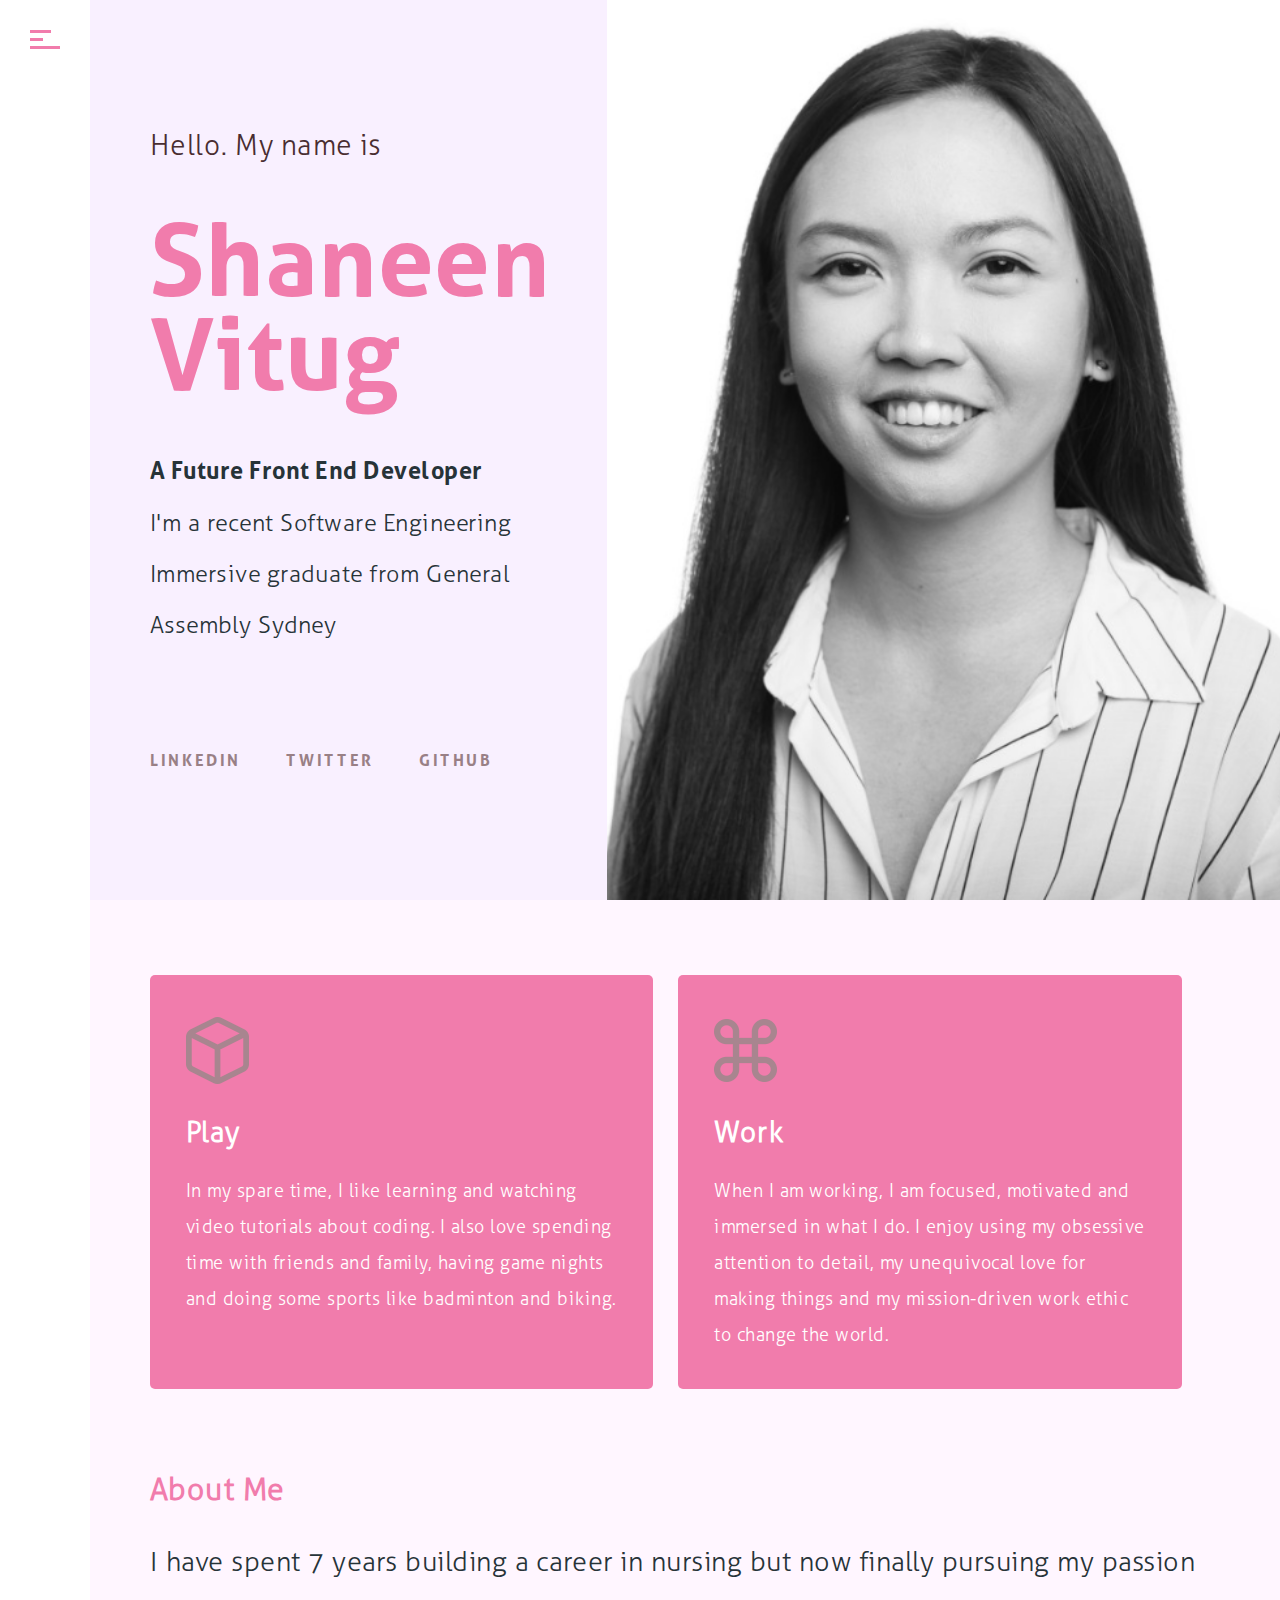
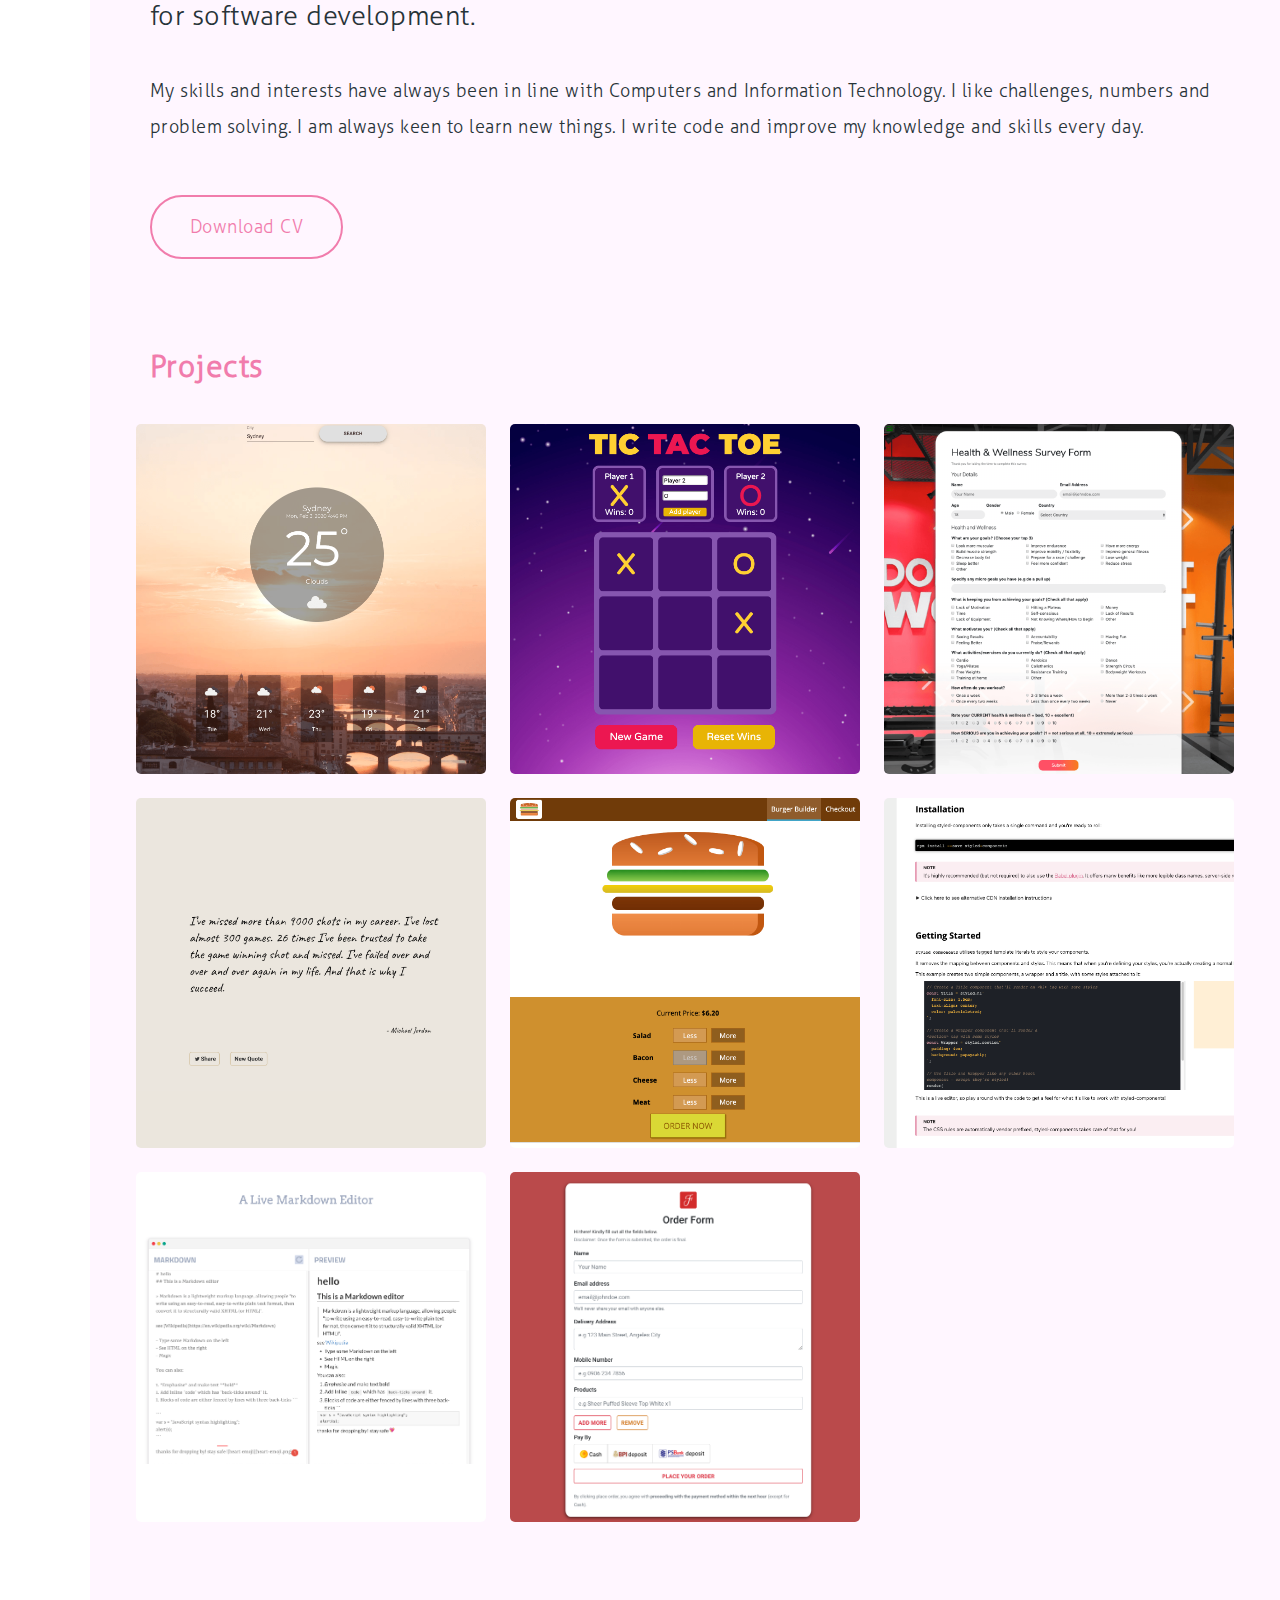
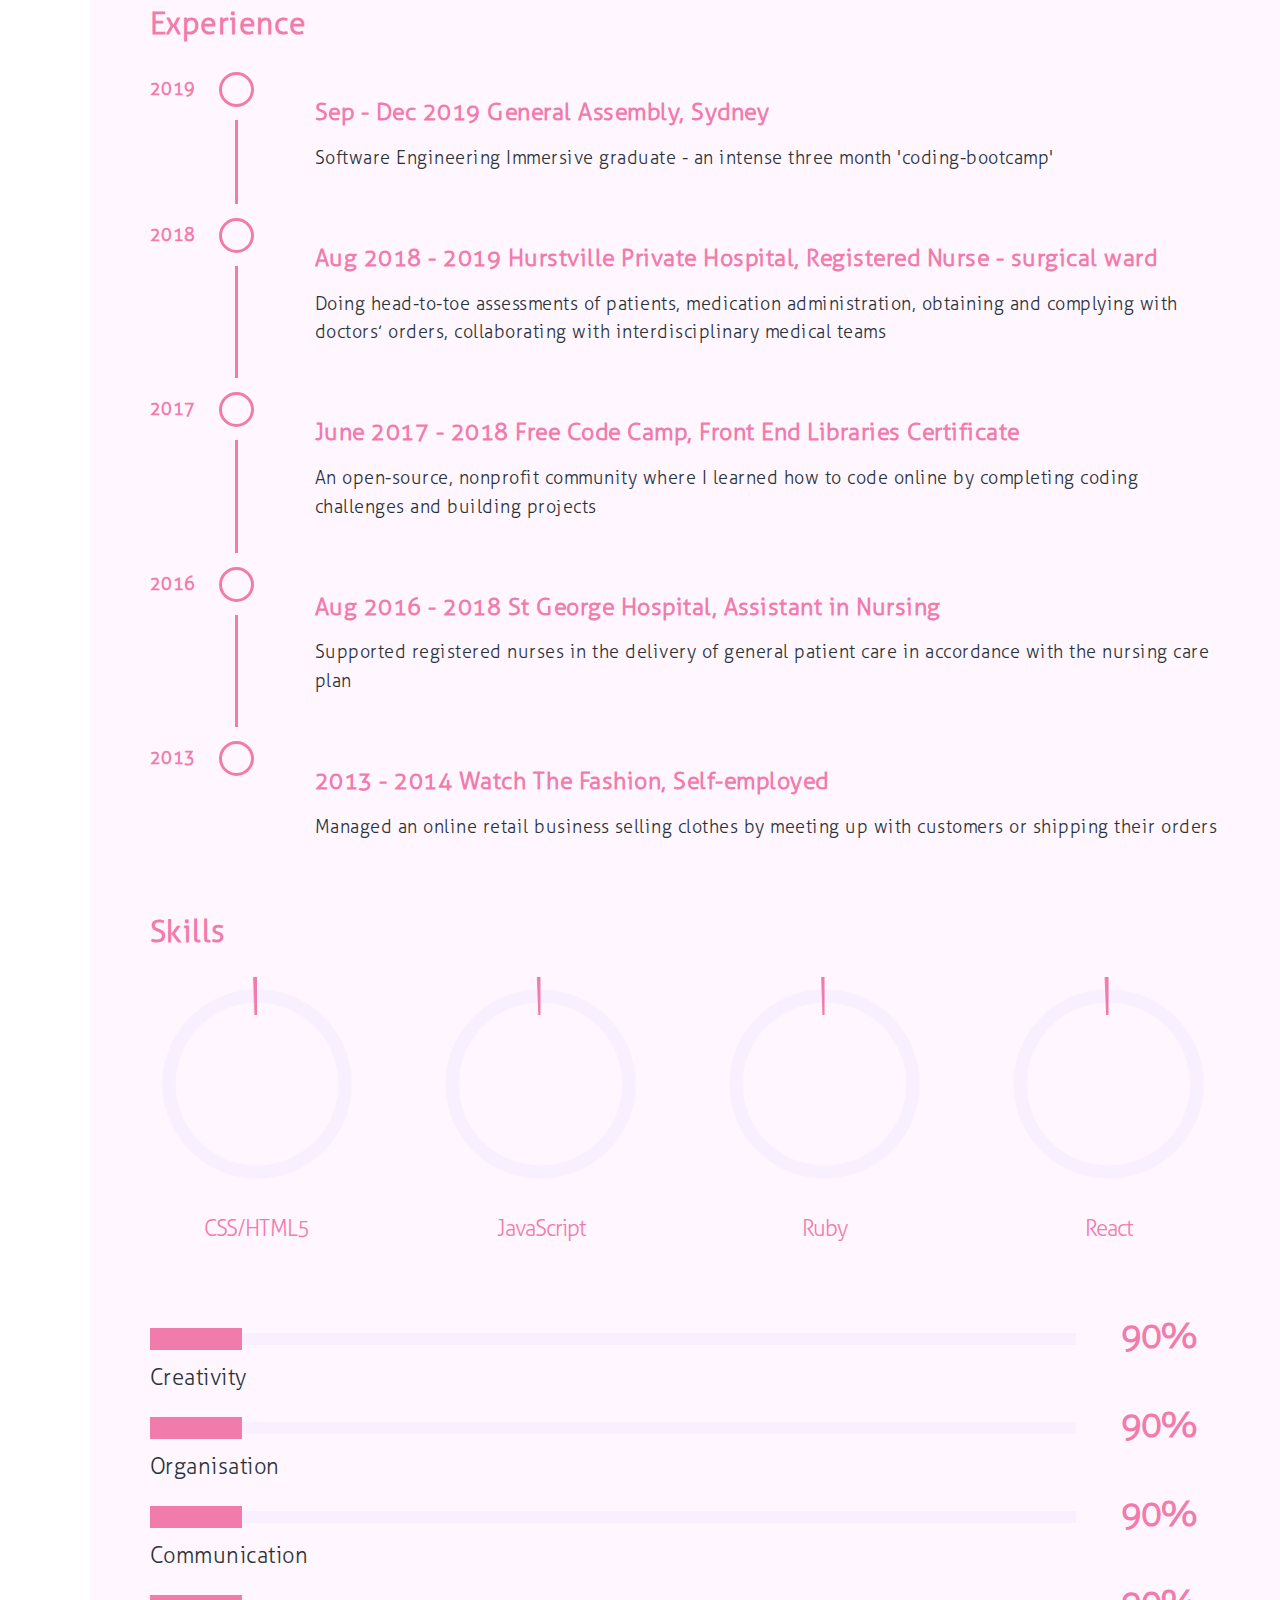
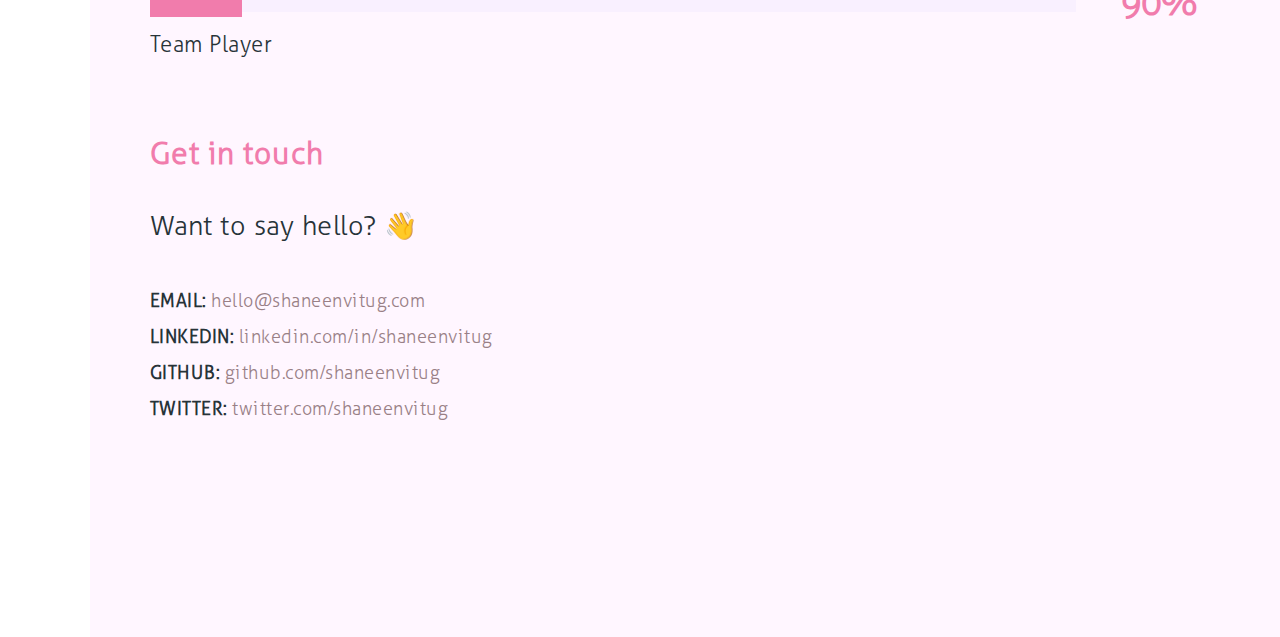
<file: index.html>
<!DOCTYPE html>
<html lang="en-US">
  <head>
    <script
      src="https://www.datadoghq-browser-agent.com/datadog-rum-us.js"
      type="text/javascript">
    </script>
    <script>
      window.DD_RUM && window.DD_RUM.init({
        clientToken: 'pub8b13a1fcf7e4b8e23a11e91eed97c62d',
        applicationId: 'fe191730-7ebd-4489-b7ee-3116509bcda2',
        trackInteractions: true,
      });
    </script>
    <!-- Global site tag (gtag.js) - Google Analytics -->
    <script
      async
      src="https://www.googletagmanager.com/gtag/js?id=UA-158857293-1"
    ></script>
    <script>
      window.dataLayer = window.dataLayer || [];
      function gtag() {
        dataLayer.push(arguments);
      }
      gtag("js", new Date());

      gtag("config", "UA-158857293-1");
    </script>
    <title>Shaneen Vitug - Front End Developer</title>
    <meta http-equiv="Content-Type" content="text/html; charset=UTF-8" />
    <meta name="description" content="Portfolio by Shaneen Vtug" />
    <meta name="keywords" content="HTML, CSS, JavaScript, React" />
    <meta name="author" content="Shaneen Vitug" />
    <meta
      name="viewport"
      content="width=device-width, initial-scale=1, shrink-to-fit=no"
    />

    <meta property='og:title' content="Shaneen Vitug | Front End Developer"/>
    <meta property='og:image' content="//shaneenvitug.com/images/me.png"/>
    <meta property='og:description' content="Say hi and come check out my portfolio"/>

    <link rel="shortcut icon" href="images/favicon.ico" />
    <link rel="stylesheet" type="text/css" href="css/style.css" />

    <!--[if lt IE 9]>
      <script src="js/html5.js"></script>
      <script src="js/respond.min.js"></script>
    <![endif]-->
  </head>

  <body>
    <!-- Preloader Gif -->
    <div class="doc-loader">
      <img src="images/heart-loader.svg" alt="Loading" />
    </div>

    <div id="content" class="site-content">
      <div class="content-left">
        <div class="content-left-wrapper">
          <header>
            <div class="toggle-holder">
              <div id="toggle">
                <div class="menu-line"></div>
              </div>
            </div>

            <div class="top-pagination">
              <div class="current-num">
                <span>01</span>
              </div>
              <div class="pagination-div"></div>
              <div class="total-pages-num"></div>
            </div>

            <div class="menu-holder">
              <div class="menu-wrapper relative">
                <nav id="header-main-menu">
                  <ul class="main-menu sm sm-clean">
                    <li><a href="#home">Home</a></li>
                    <li><a href="#service">About</a></li>
                    <li><a href="#portfolio">Projects</a></li>
                    <li><a href="#resume">Experience</a></li>
                    <li><a href="#skills">Skills</a></li>
                    <li><a href="#contact">Contact</a></li>
                  </ul>
                </nav>
              </div>
            </div>

            <div class="my-info-wrapper">
              <div class="my-info">
                <p class="my-info-title">NAME</p>
                <p class="my-info-content">Shaneen Vitug</p>
              </div>

              <div class="my-info">
                <p class="my-info-title">ROLE</p>
                <p class="my-info-content">Front end developer</p>
              </div>

              <div class="my-info">
                <p class="my-info-title">EMAIL</p>
                <p class="my-info-content">hello@shaneenvitug.com</p>
              </div>

              <div class="my-info">
                <p class="my-info-title">PHONE</p>
                <p class="my-info-content">0406 488 892</p>
              </div>
            </div>

            <div class="big-num">
              <div class="current-big-num">01</div>
              <div class="icon-scroll"></div>
            </div>
          </header>
        </div>
      </div>

      <div class="content-right">
        <div class="content-right-wrapper">
          <!-- Home Section -->
          <div id="home" class="section full-width-section">
            <div class="section-wrapper block">
              <div class="home-left-part">
                <p class="site-des">Hello. My name is</p>
                <h1 class="entry-title">Shaneen Vitug</h1>
                <p class="site-info">
                  <span>A Future Front End Developer</span><br />
                  I'm a recent Software Engineering Immersive graduate from
                  General Assembly Sydney
                </p>

                <div class="social-links">
                  <a
                    href="https://www.linkedin.com/in/shaneen-vitug/"
                    target="_blank"
                    >LINKEDIN</a
                  >
                  <a href="https://twitter.com/shaneenvitug" target="_blank"
                    >TWITTER</a
                  >
                  <a href="https://github.com/shaneenvitug" target="_blank"
                    >GITHUB</a
                  >
                </div>
              </div>
              <div class="home-right-part"></div>
            </div>
          </div>

          <!-- Service Section -->
          <div id="service" class="section">
            <div class="section-wrapper block">
              <div class="content-1300">
                <div class="row">
                  <div class="one-half width-55">
                    <div class="services-wrapper">
                      <div class="service-holder">
                        <img src="images/service1.png" alt="" />
                        <h4 class="service-title">Play</h4>
                        <div class="service-text">
                          In my spare time, I like learning and watching video
                          tutorials about coding. I also love spending time with
                          friends and family, having game nights and doing some
                          sports like badminton and biking.
                        </div>
                      </div>

                      <div class="service-holder m-right-0">
                        <img src="images/service2.png" alt="" />
                        <h4 class="service-title">Work</h4>
                        <div class="service-text">
                          When I am working, I am focused, motivated and
                          immersed in what I do. I enjoy using my obsessive
                          attention to detail, my unequivocal love for making
                          things and my mission-driven work ethic to change the
                          world.
                        </div>
                      </div>
                    </div>
                  </div>

                  <div class="one-half width-40 last">
                    <h2 class="entry-title section-title">About Me</h2>
                    <p class="section-info">
                      I have spent 7 years building a career in nursing but now
                      finally pursuing my passion for software development.
                    </p>
                    <p>
                      My skills and interests have always been in line with
                      Computers and Information Technology. I like challenges,
                      numbers and problem solving. I am always keen to learn new
                      things. I write code and improve my knowledge and skills
                      every day.
                    </p>

                    <div class="button-group-wrapper">
                      <a
                        class="button"
                        href="/Shaneen Vitug Resume.pdf"
                        download
                        >Download CV</a
                      >
                    </div>
                  </div>
                </div>
              </div>
            </div>
          </div>

          <!-- Portfolio Section -->
          <div id="portfolio" class="section">
            <div class="section-wrapper block">
              <div class="content-1300">
                <div id="portfolio-wrapper" class="relative">
                  <h2 class="entry-title section-title">Projects</h2>
                  <div class="portfolio-load-content-holder"></div>
                  <div class="grid" id="portfolio-grid">
                    <div class="grid-sizer"></div>

                    <div
                      id="p-item-1"
                      class="grid-item element-item p-one-third text"
                    >
                      <a
                        class="item-link ajax-portfolio"
                        href="weathr.html"
                        data-id="1"
                      >
                        <img
                          src="images/weathr-thumbnail.png"
                          alt="weathr thumbnail"
                        />
                        <div class="portfolio-text-holder">
                          <div class="portfolio-text-wrapper">
                            <p class="portfolio-text">Weathr</p>
                            <p class="portfolio-cat">
                              A simple weather app that sets weather data based
                              on user input
                            </p>
                          </div>
                        </div>
                      </a>
                    </div>

                    <div
                      id="p-item-2"
                      class="grid-item element-item p-one-third text"
                    >
                      <a
                        class="item-link ajax-portfolio"
                        href="tictactoe.html"
                        data-id="2"
                      >
                        <img
                          src="images/tictactoe-thumbnail.png"
                          alt="tictactoe thumbnail"
                        />
                        <div class="portfolio-text-holder">
                          <div class="portfolio-text-wrapper">
                            <p class="portfolio-text">Tic Tac Toe</p>
                            <p class="portfolio-cat">
                              Classic game of tic tac toe
                            </p>
                          </div>
                        </div>
                      </a>
                    </div>

                    <div
                      id="p-item-3"
                      class="grid-item element-item p-one-third text"
                    >
                      <a
                        class="item-link ajax-portfolio"
                        href="survey.html"
                        data-id="3"
                      >
                        <img
                          src="images/survey-form.png"
                          alt="Health survey preview"
                        />
                        <div class="portfolio-text-holder">
                          <div class="portfolio-text-wrapper">
                            <p class="portfolio-text">Survey Form</p>
                            <p class="portfolio-cat">
                              A online form to set your fitness goals that's
                              connected to Firebase
                            </p>
                          </div>
                        </div>
                      </a>
                    </div>

                    <div
                      id="p-item-4"
                      class="grid-item element-item p-one-third text"
                    >
                      <a
                        class="item-link ajax-portfolio"
                        href="quotr.html"
                        data-id="4"
                      >
                        <img src="images/quotr.png" alt="Quotr thumbnail" />
                        <div class="portfolio-text-holder">
                          <div class="portfolio-text-wrapper">
                            <p class="portfolio-text">Quotr</p>
                            <p class="portfolio-cat">
                              A inspirational quote generator to motivate you
                              for the rest of your day
                            </p>
                          </div>
                        </div>
                      </a>
                    </div>

                    <div
                      id="p-item-5"
                      class="grid-item element-item p-one-third text"
                    >
                      <a
                        class="item-link ajax-portfolio"
                        href="myburger.html"
                        data-id="5"
                      >
                        <img
                          src="images/myburger-thumbnail.png"
                          alt="myburger thumbnail"
                        />
                        <div class="portfolio-text-holder">
                          <div class="portfolio-text-wrapper">
                            <p class="portfolio-text">MyBurger</p>
                            <p class="portfolio-cat">
                              A build a burger app created with React, poor
                              man's version of McDonalds
                            </p>
                          </div>
                        </div>
                      </a>
                    </div>

                    <div
                      id="p-item-6"
                      class="grid-item element-item p-one-third text"
                    >
                      <a
                        class="item-link ajax-portfolio"
                        href="techdocs.html"
                        data-id="6"
                      >
                        <img
                          src="images/techdocs.png"
                          alt="Technical docs thumbnail"
                        />
                        <div class="portfolio-text-holder">
                          <div class="portfolio-text-wrapper">
                            <p class="portfolio-text">Tech Docs</p>
                            <p class="portfolio-cat">
                              Technical documentation about Styled Components
                            </p>
                          </div>
                        </div>
                      </a>
                    </div>

                    <div
                      id="p-item-7"
                      class="grid-item element-item p-one-third text"
                    >
                      <a
                        class="item-link ajax-portfolio"
                        href="markdown-previewr.html"
                        data-id="7"
                      >
                        <img
                          src="images/markdown-previewr.png"
                          alt="Markdown Previewr thumbnail"
                        />
                        <div class="portfolio-text-holder">
                          <div class="portfolio-text-wrapper">
                            <p class="portfolio-text">Markdown Previewr</p>
                            <p class="portfolio-cat">
                              Markdown Live Editor built using React
                            </p>
                          </div>
                        </div>
                      </a>
                    </div>

                    <div
                      id="p-item-8"
                      class="grid-item element-item p-one-third text"
                    >
                      <a
                        class="item-link ajax-portfolio"
                        href="orderform.html"
                        data-id="8"
                      >
                        <img src="images/orderform.png" alt="orderform thumbnail" />
                        <div class="portfolio-text-holder">
                          <div class="portfolio-text-wrapper">
                            <p class="portfolio-text">Order Form</p>
                            <p class="portfolio-cat">
                              Built this useful order form for my family's online business using React and connected to Firebase
                            </p>
                          </div>
                        </div>
                      </a>
                    </div>
                  </div>
                </div>
              </div>
            </div>
          </div>

          <!-- Resume Section -->
          <div id="resume" class="section">
            <div class="section-wrapper block">
              <div class="content-1300">
                <div class="row">
                  <div class="">
                    <h2 class="entry-title section-title">Experience</h2>

                    <ul class="timeline-holder">
                      <li class="timeline-event">
                        <span class="timeline-circle"></span>
                        <div class="timeline-event-content">
                          <h5>Sep - Dec 2019 General Assembly, Sydney</h5>
                          Software Engineering Immersive graduate - an intense
                          three month 'coding-bootcamp'
                        </div>
                        <div class="timeline-event-date">2019</div>
                      </li>

                      <li class="timeline-event">
                        <span class="timeline-circle"></span>
                        <div class="timeline-event-content">
                          <h5>
                            Aug 2018 - 2019 Hurstville Private Hospital,
                            Registered Nurse - surgical ward
                          </h5>
                          Doing head-to-toe assessments of patients, medication
                          administration, obtaining and complying with doctors’
                          orders, collaborating with interdisciplinary medical
                          teams
                        </div>
                        <div class="timeline-event-date">2018</div>
                      </li>

                      <li class="timeline-event">
                        <span class="timeline-circle"></span>
                        <div class="timeline-event-content">
                          <h5>
                            June 2017 - 2018 Free Code Camp, Front End Libraries
                            Certificate
                          </h5>
                          An open-source, nonprofit community where I learned
                          how to code online by completing coding challenges and
                          building projects
                        </div>
                        <div class="timeline-event-date">2017</div>
                      </li>

                      <li class="timeline-event">
                        <span class="timeline-circle"></span>
                        <div class="timeline-event-content">
                          <h5>
                            Aug 2016 - 2018 St George Hospital, Assistant in
                            Nursing
                          </h5>
                          Supported registered nurses in the delivery of general
                          patient care in accordance with the nursing care plan
                        </div>
                        <div class="timeline-event-date">2016</div>
                      </li>

                      <li class="timeline-event">
                        <span class="timeline-circle"></span>
                        <div class="timeline-event-content">
                          <h5>2013 - 2014 Watch The Fashion, Self-employed</h5>
                          Managed an online retail business selling clothes by
                          meeting up with customers or shipping their orders
                        </div>
                        <div class="timeline-event-date">2013</div>
                      </li>
                    </ul>
                  </div>
                </div>
              </div>
            </div>
          </div>

          <!-- Skills Section -->
          <div id="skills" class="section">
            <div class="section-wrapper block">
              <div class="content-1300">
                <div class="row m-bottom-60">
                  <h2 class="entry-title section-title">Skills</h2>

                  <div class="skill-circle-holder">
                    <div class="skill-circle">
                      <div
                        class="skill-circle-wrapper relative"
                        data-value="0.85"
                        data-color="#f17cac"
                        data-empty-color="#F9F0FF"
                      >
                        <span class="skill-circle-num"></span>
                      </div>
                      <p class="skill-circle-text">CSS/HTML5</p>
                    </div>

                    <div class="skill-circle">
                      <div
                        class="skill-circle-wrapper relative"
                        data-value="0.75"
                        data-color="#f17cac"
                        data-empty-color="#F9F0FF"
                      >
                        <span class="skill-circle-num"></span>
                      </div>
                      <p class="skill-circle-text">JavaScript</p>
                    </div>

                    <div class="skill-circle">
                      <div
                        class="skill-circle-wrapper relative"
                        data-value="0.7"
                        data-color="#f17cac"
                        data-empty-color="#F9F0FF"
                      >
                        <span class="skill-circle-num"></span>
                      </div>
                      <p class="skill-circle-text">Ruby</p>
                    </div>

                    <div class="skill-circle">
                      <div
                        class="skill-circle-wrapper relative"
                        data-value="0.8"
                        data-color="#f17cac"
                        data-empty-color="#F9F0FF"
                      >
                        <span class="skill-circle-num"></span>
                      </div>
                      <p class="skill-circle-text">React</p>
                    </div>
                  </div>
                </div>

                <div class="row">
                  <div class="one-half">
                    <div class="skills-holder">
                      <div class="skill-holder">
                        <div class="skill-text">
                          <div class="skill">
                            <div class="skill-fill" data-fill="90%"></div>
                          </div>
                          <span>Creativity</span>
                        </div>
                        <div class="skill-percent">90%</div>
                      </div>

                      <div class="skill-holder">
                        <div class="skill-text">
                          <div class="skill">
                            <div class="skill-fill" data-fill="90%"></div>
                          </div>
                          <span>Organisation</span>
                        </div>
                        <div class="skill-percent">90%</div>
                      </div>
                    </div>
                  </div>

                  <div class="one-half last">
                    <div class="skills-holder sec-skills-holder">
                      <div class="skill-holder">
                        <div class="skill-text">
                          <div class="skill">
                            <div class="skill-fill" data-fill="90%"></div>
                          </div>
                          <span>Communication</span>
                        </div>
                        <div class="skill-percent">90%</div>
                      </div>

                      <div class="skill-holder">
                        <div class="skill-text">
                          <div class="skill">
                            <div class="skill-fill" data-fill="90%"></div>
                          </div>
                          <span>Team Player</span>
                        </div>
                        <div class="skill-percent">90%</div>
                      </div>
                    </div>
                  </div>
                </div>
              </div>
            </div>
          </div>

          <!-- Contact Section -->
          <div id="contact" class="section">
            <div class="section-wrapper block">
              <div class="content-1300">
                <div class="row">
                  <h2 class="entry-title section-title">Get in touch</h2>
                  <div class="one-half width-40">
                    <p class="section-info">
                      Want to say hello? 👋
                    </p>

                    <p>
                      <b>EMAIL:</b>
                      <a href="hello@shaneenvitug.com" target="_blank"
                        >hello@shaneenvitug.com</a
                      >
                      <br />
                      <b>LINKEDIN:</b>
                      <a href="www.linkedin.com/in/shaneenvitug" target="_blank"
                        >linkedin.com/in/shaneenvitug</a
                      >
                      <br />
                      <b>GITHUB:</b>
                      <a href="https://github.com/shaneenvitug" target="_blank"
                        >github.com/shaneenvitug</a
                      >
                      <br />
                      <b>TWITTER:</b>
                      <a href="https://twitter.com/shaneenvitug" target="_blank"
                        >twitter.com/shaneenvitug</a
                      >
                      <br />
                    </p>
                  </div>
                </div>
              </div>
            </div>
          </div>
        </div>
      </div>
    </div>

    <!--Load JavaScript-->
    <script src="js/jquery.js"></script>
    <script src="js/imagesloaded.pkgd.js"></script>
    <script src="js/jquery.prettyPhoto.js"></script>
    <script src="js/isotope.pkgd.js"></script>
    <script src="js/jquery.smartmenus.min.js"></script>
    <script src="js/owl.carousel.min.js"></script>
    <script src="js/circle-progress.min.js"></script>
    <script src="js/main.js"></script>
  </body>
</html>
</file>
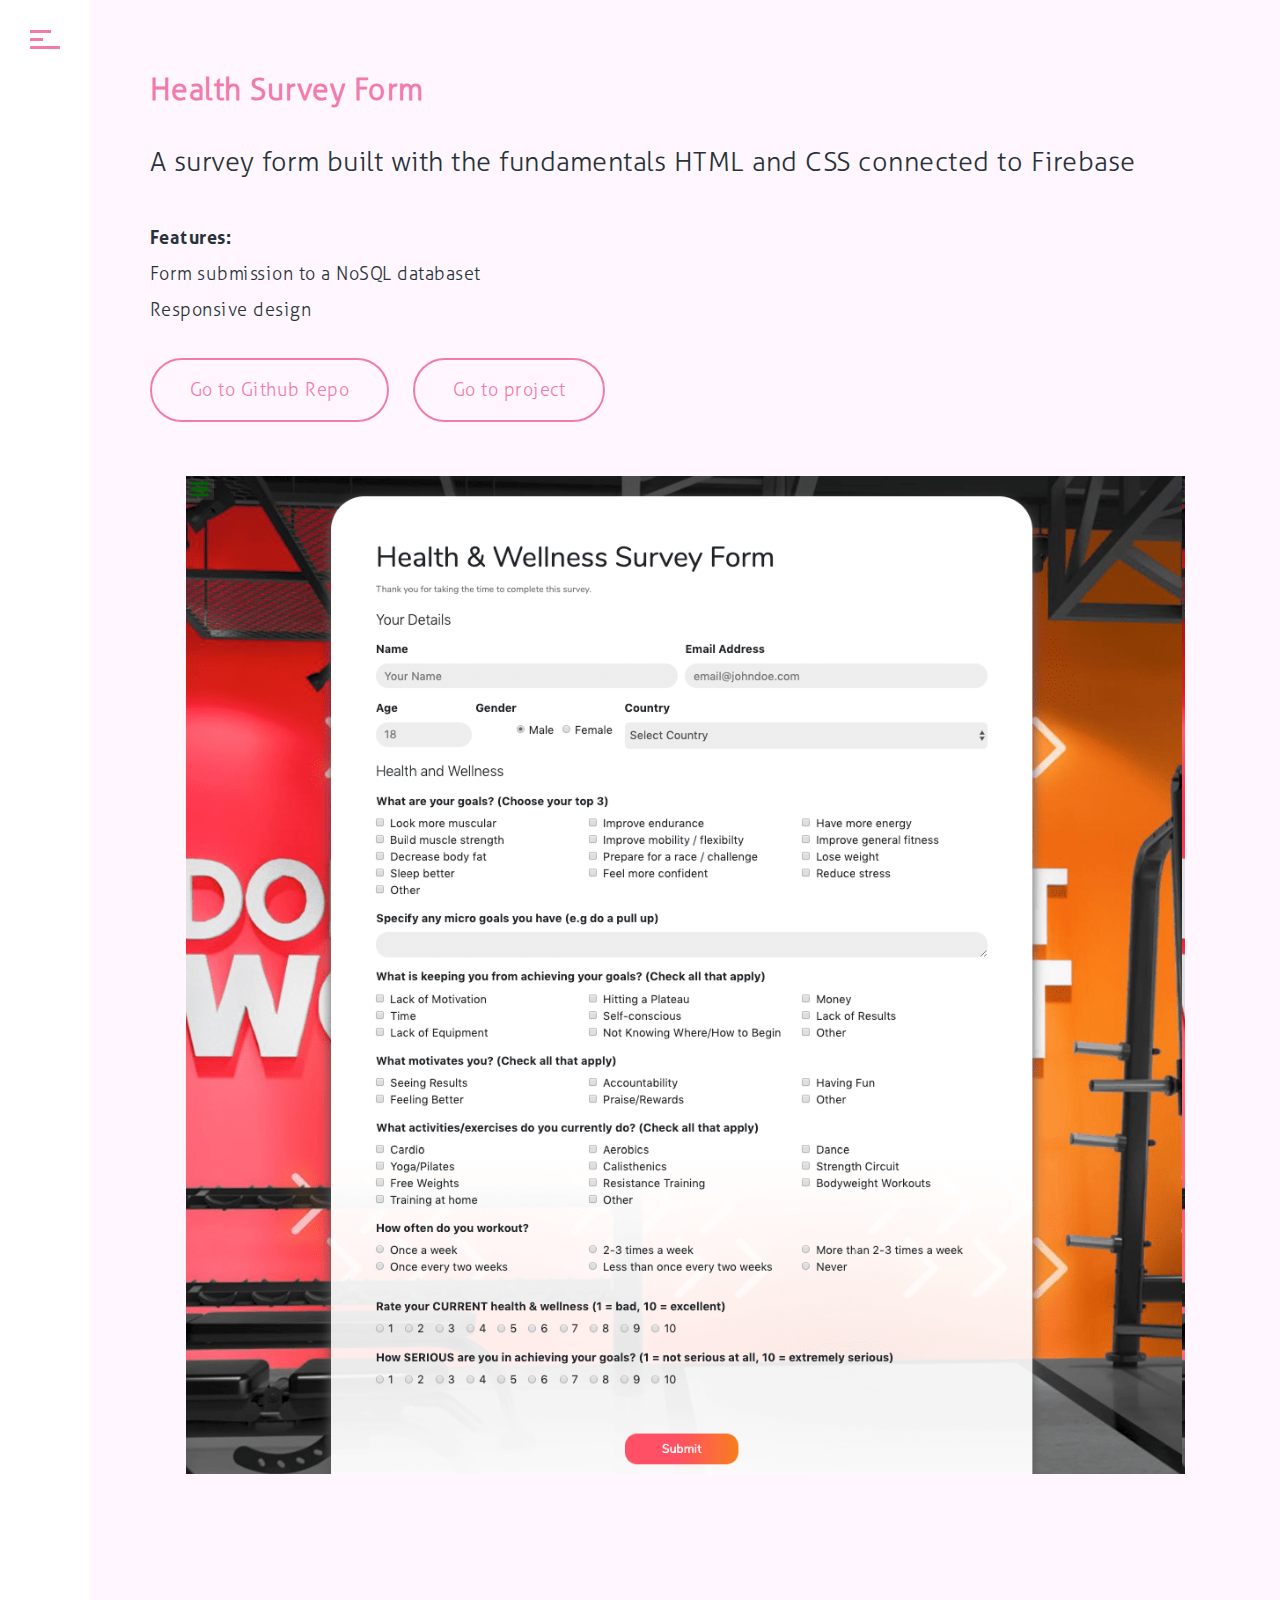
<file: jeepney.html>
<!DOCTYPE HTML>
<html lang="en-US">
    <head>
        <title>Shaneen Vitug | Health Survey Form</title>
        <meta http-equiv="Content-Type" content="text/html; charset=UTF-8">
        <meta name="description" content="Portfilio by Shaneen Vitug" />
        <meta name="keywords" content="HTML, CSS, JavaScript, React" />
        <meta name="author" content="Shaneen Vitug" />
        <meta name="viewport" content="width=device-width, initial-scale=1, shrink-to-fit=no">

        <link rel="shortcut icon" href="images/favicon.ico" />      
        	
        <link rel="stylesheet" type="text/css"  href='css/style.css' />

        <!--[if lt IE 9]>
                <script src="js/html5.js"></script>            
                <script src="js/respond.min.js"></script>                   
        <![endif]-->
    </head>

    <body class="single-portfolio">

        <!-- Preloader Gif -->
        <div class="doc-loader"></div>


        <div id="content" class="site-content">

            <div class="content-left">
                <div class="content-left-wrapper">                     
                    <header>
                        <div class="toggle-holder">
                            <div id="toggle">
                                <div class="menu-line"></div>
                            </div>
                        </div>  

                        <div class="top-pagination">
                            <div class="current-num">
                                <span>01</span>                                    
                            </div>
                            <div class="pagination-div"></div>
                            <div class="total-pages-num"></div>
                        </div>

                        <div class="menu-holder">
                            <div class="menu-wrapper relative">                                 
                                <nav id="header-main-menu">
                                    <ul class="main-menu sm sm-clean">
                                        <li><a href="index.html#home">Home</a></li>
                                        <li><a href="index.html#service">Service</a></li>
                                        <li><a href="index.html#portfolio">Portfolio</a></li>                                  
                                        <li><a href="index.html#resume">Resume</a></li>                                  
                                        <li><a href="index.html#skills">Skills</a></li>                                  
                                        <li><a href="index.html#contact">Contact</a></li>                                  
                                    </ul>
                                </nav>                            
                            </div>
                        </div>               

                        <div class="my-info-wrapper">
                            <div class="my-info">
                                <p class="my-info-title">NAME</p>
                                <p class="my-info-content">Shaneen Vitug</p>
                            </div>

                            <div class="my-info">
                                <p class="my-info-title">ROLE</p>
                                <p class="my-info-content">Front End Developer</p>
                            </div>

                            <div class="my-info">
                                <p class="my-info-title">EMAIL</p>
                                <p class="my-info-content">hello@shaneenvitug.com</p>
                            </div>

                            <div class="my-info">
                                <p class="my-info-title">PHONE</p>
                                <p class="my-info-content">0406 488 892</p>
                            </div>
                        </div>      

                        <div class="big-num">                              
                            <div class="current-big-num">01</div>  
                            <div class="icon-scroll"></div>  
                        </div>
                    </header>
                </div>        

            </div>

            <div class="content-right">  
                <div class="content-right-wrapper">
                    <div class="section">
                        <div class="section-wrapper block">
                            <div class="portfolio-item-wrapper center-relative">
                                <div class="portfolio-content">
                                    <div class="row">
                                        <div class="one-half width-40 last">

                                            <h2 class="entry-title section-title">Health Survey Form</h2>

                                            <p class="section-info">
                                                A survey form built with the fundamentals HTML and CSS connected to Firebase
                                            </p>

                                            <p>
                                                <strong>Features:</strong><br>
                                                Form submission to a NoSQL databaset<br>
                                                Responsive design
                                            </p>

                                            <p>
                                                <a class="button" href="https://github.com/shaneenvitug/fcc-survey-form" target="_blank">Go to Github Repo</a>                                             
                                                <a class="button" href="https://fcc-survey-form.shaneenvitug.now.sh/" target="_blank">Go to project</a>                                             
                                            </p>

                                            
                                        </div>

                                        <div class="one-half width-55">
                                            <div class="image-slider-wrapper relative">
                                                <div class="owl-carousel owl-theme image-slider slider" data-speed="2000" data-auto="false" data-hover="true">
                                                    <div class="owl-item">
                                                        <img src="images/survey-form.png" alt="Survey Form">
                                                    </div> 
                                                </div>                                                            
                                            </div>
                                        </div>

                                    </div>                                    
                                </div>                        
                            </div>
                        </div>
                    </div>
                </div>
            </div>            
        </div>        

        <!--Load JavaScript-->
        <script src="js/jquery.js"></script>			                                                               
        <script src='js/imagesloaded.pkgd.js'></script>                
        <script src='js/jquery.prettyPhoto.js'></script>                
        <script src='js/isotope.pkgd.js'></script>                
        <script src='js/jquery.smartmenus.min.js'></script>                           
        <script src='js/owl.carousel.min.js'></script>                                                            
        <script src='js/circle-progress.min.js'></script>                                                            
        <script src='js/main.js'></script>
    </body>
</html>
</file>
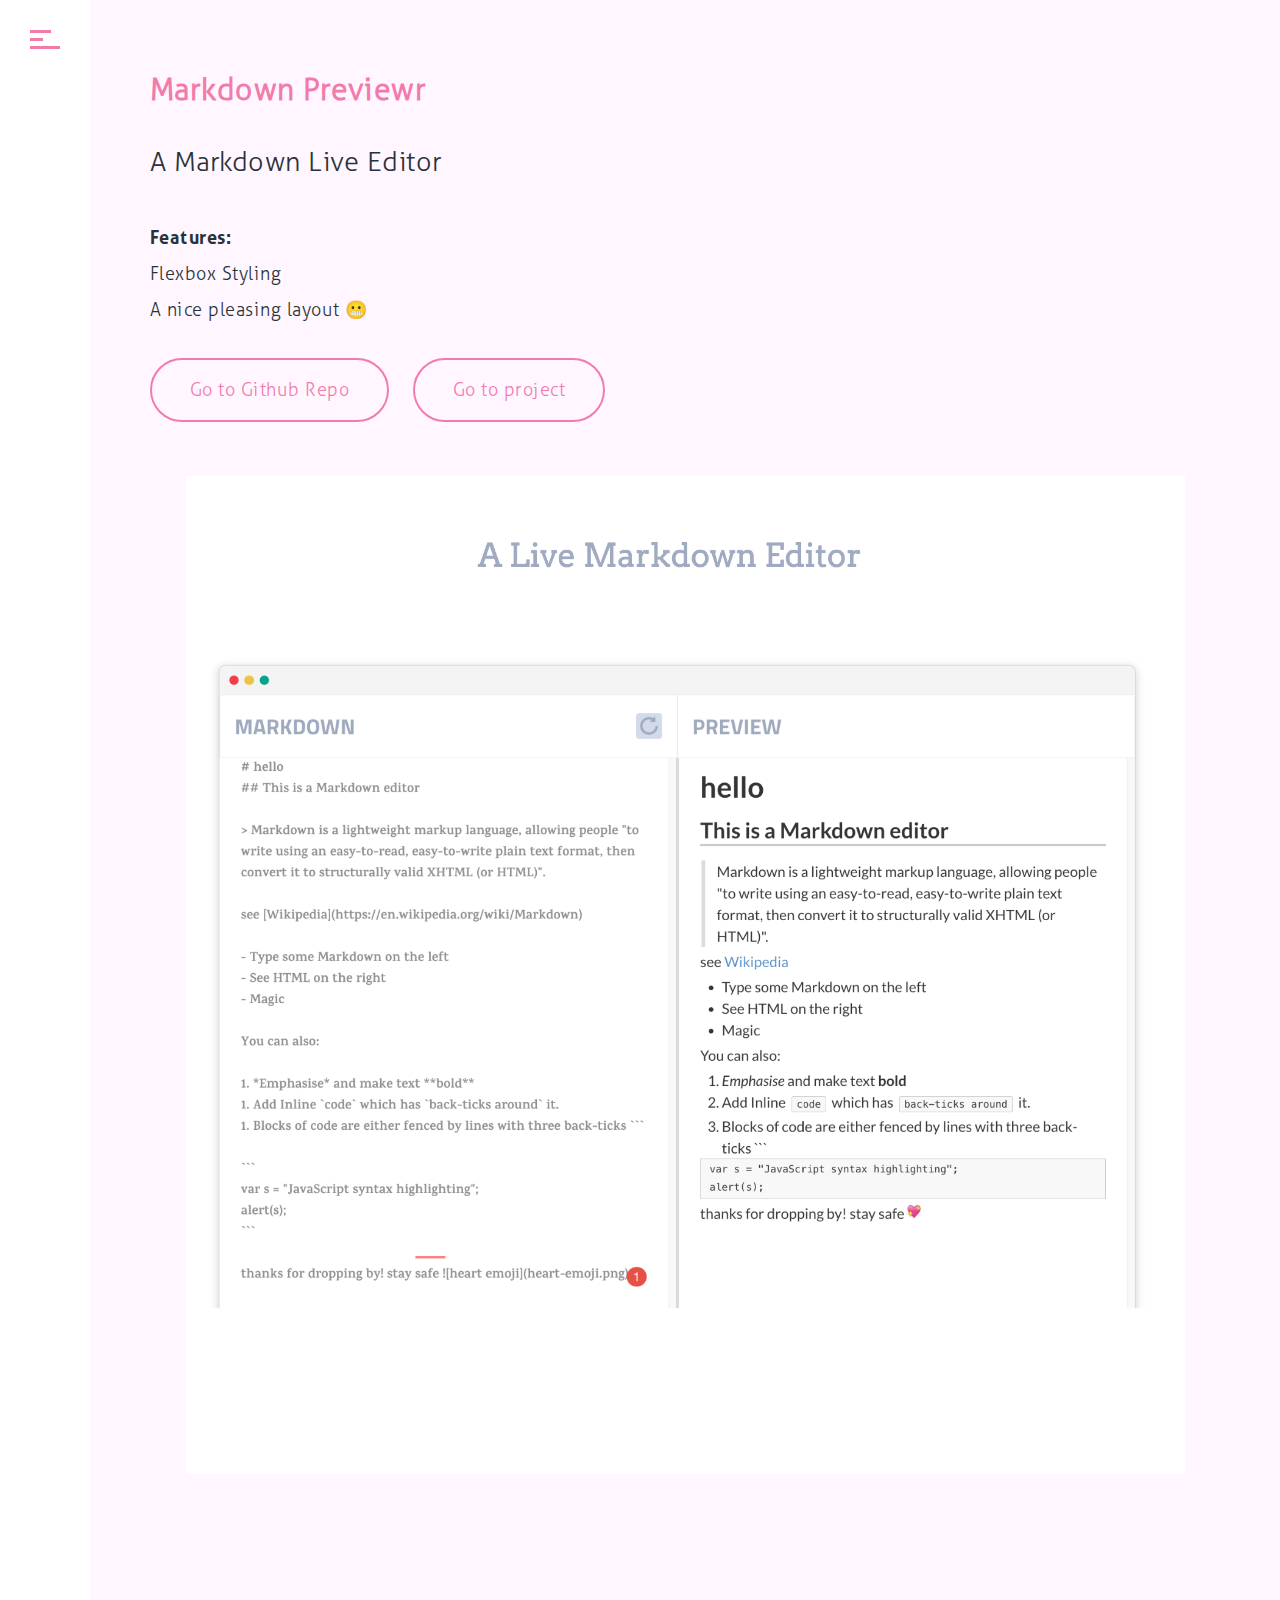
<file: markdown-previewr.html>
<!DOCTYPE HTML>
<html lang="en-US">
    <head>
        <title>Shaneen Vitug | Markdown Previewr</title>
        <meta http-equiv="Content-Type" content="text/html; charset=UTF-8">
        <meta name="description" content="Portfilio by Shaneen Vitug" />
        <meta name="keywords" content="HTML, CSS, JavaScript, React" />
        <meta name="author" content="Shaneen Vitug" />
        <meta name="viewport" content="width=device-width, initial-scale=1, shrink-to-fit=no">

        <link rel="shortcut icon" href="images/favicon.ico" />      
        	
        <link rel="stylesheet" type="text/css"  href='css/style.css' />

        <!--[if lt IE 9]>
                <script src="js/html5.js"></script>            
                <script src="js/respond.min.js"></script>                   
        <![endif]-->
    </head>

    <body class="single-portfolio">

        <!-- Preloader Gif -->
        <div class="doc-loader"></div>


        <div id="content" class="site-content">

            <div class="content-left">
                <div class="content-left-wrapper">                     
                    <header>
                        <div class="toggle-holder">
                            <div id="toggle">
                                <div class="menu-line"></div>
                            </div>
                        </div>  

                        <div class="top-pagination">
                            <div class="current-num">
                                <span>01</span>                                    
                            </div>
                            <div class="pagination-div"></div>
                            <div class="total-pages-num"></div>
                        </div>

                        <div class="menu-holder">
                            <div class="menu-wrapper relative">                                 
                                <nav id="header-main-menu">
                                    <ul class="main-menu sm sm-clean">
                                        <li><a href="index.html#home">Home</a></li>
                                        <li><a href="index.html#service">Service</a></li>
                                        <li><a href="index.html#portfolio">Portfolio</a></li>                                  
                                        <li><a href="index.html#resume">Resume</a></li>                                  
                                        <li><a href="index.html#skills">Skills</a></li>                                  
                                        <li><a href="index.html#contact">Contact</a></li>                                  
                                    </ul>
                                </nav>                            
                            </div>
                        </div>               

                        <div class="my-info-wrapper">
                            <div class="my-info">
                                <p class="my-info-title">NAME</p>
                                <p class="my-info-content">Shaneen Vitug</p>
                            </div>

                            <div class="my-info">
                                <p class="my-info-title">ROLE</p>
                                <p class="my-info-content">Front End Developer</p>
                            </div>

                            <div class="my-info">
                                <p class="my-info-title">EMAIL</p>
                                <p class="my-info-content">hello@shaneenvitug.com</p>
                            </div>

                            <div class="my-info">
                                <p class="my-info-title">PHONE</p>
                                <p class="my-info-content">0406 488 892</p>
                            </div>
                        </div>      

                        <div class="big-num">                              
                            <div class="current-big-num">01</div>  
                            <div class="icon-scroll"></div>  
                        </div>
                    </header>
                </div>        

            </div>

            <div class="content-right">  
                <div class="content-right-wrapper">
                    <div class="section">
                        <div class="section-wrapper block">
                            <div class="portfolio-item-wrapper center-relative">
                                <div class="portfolio-content">
                                    <div class="row">
                                        <div class="one-half width-40 last">

                                            <h2 class="entry-title section-title">Markdown Previewr</h2>

                                            <p class="section-info">
                                                A Markdown Live Editor 
                                            </p>

                                            <p>
                                                <strong>Features:</strong><br>
                                                Flexbox Styling<br>
                                                A nice pleasing layout 😬
                                            </p>

                                            <p>
                                                <a class="button" href="https://github.com/shaneenvitug/fcc-markdown-previewer" target="_blank">Go to Github Repo</a>                                             
                                                <a class="button" href="https://markdown-previewr.shaneenvitug.com/" target="_blank">Go to project</a>                                             
                                            </p>
                                            
                                        </div>

                                        <div class="one-half width-55">
                                            <div class="image-slider-wrapper relative">
                                                <div class="owl-carousel owl-theme image-slider slider" data-speed="2000" data-auto="false" data-hover="true">
                                                    <div class="owl-item">
                                                        <img src="images/markdown-previewr.png" alt="A preview of the Markdown Previewr app">
                                                    </div> 
                                                </div>                                                            
                                            </div>
                                        </div>

                                    </div>                                    
                                </div>                        
                            </div>
                        </div>
                    </div>
                </div>
            </div>            
        </div>        

        <!--Load JavaScript-->
        <script src="js/jquery.js"></script>			                                                               
        <script src='js/imagesloaded.pkgd.js'></script>                
        <script src='js/jquery.prettyPhoto.js'></script>                
        <script src='js/isotope.pkgd.js'></script>                
        <script src='js/jquery.smartmenus.min.js'></script>                           
        <script src='js/owl.carousel.min.js'></script>                                                            
        <script src='js/circle-progress.min.js'></script>                                                            
        <script src='js/main.js'></script>
    </body>
</html>
</file>
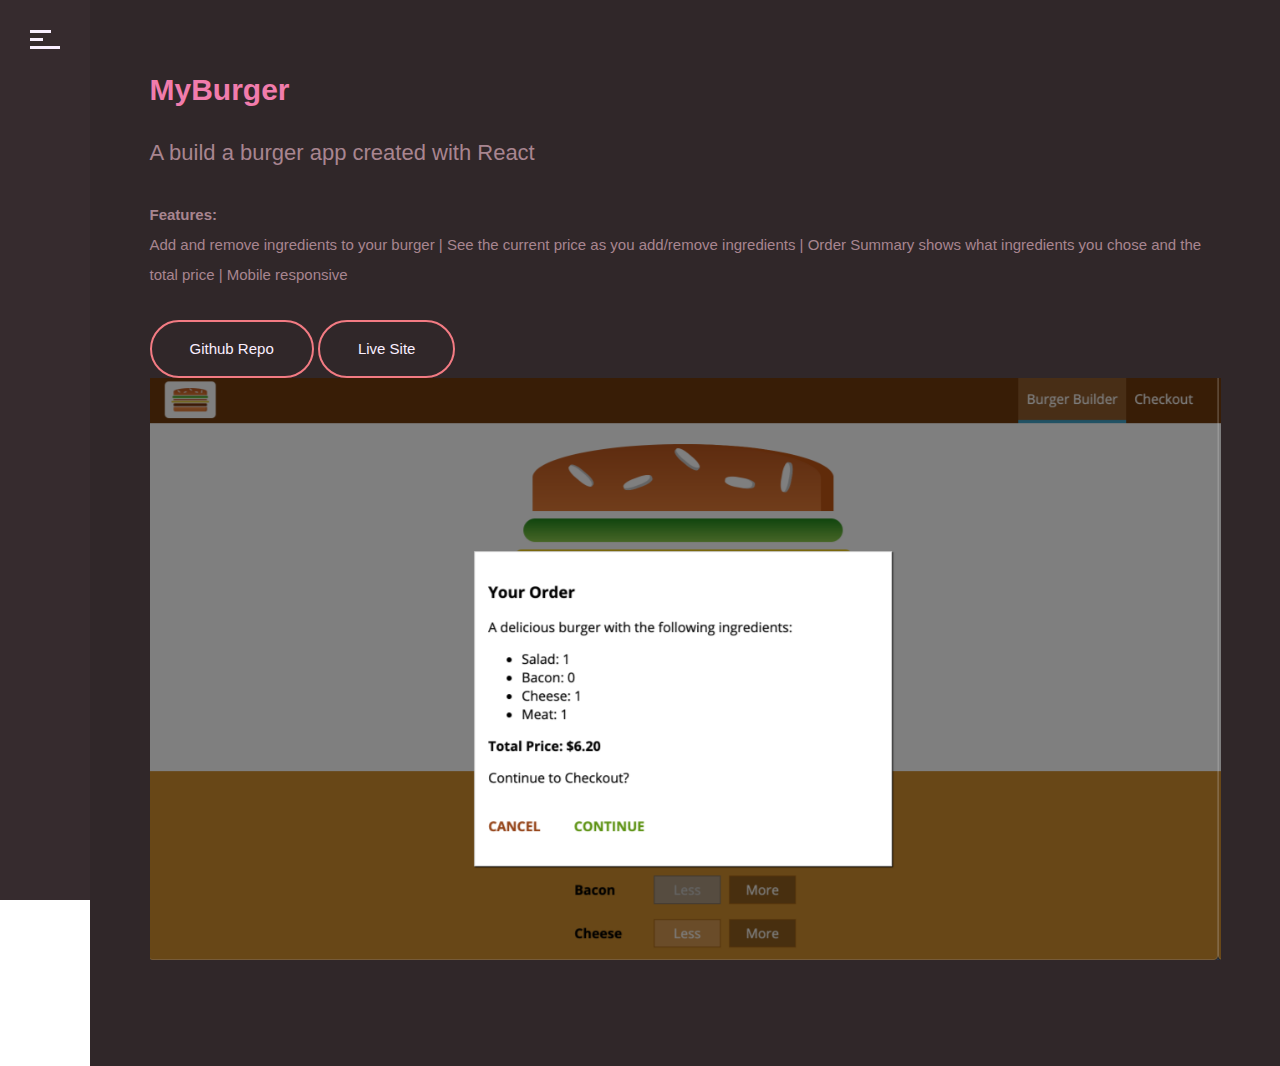
<file: myburger.html>
<!DOCTYPE HTML>
<html lang="en-US">
    <head>
        <title>Shaneen Vitug | MyBurger</title>
        <meta http-equiv="Content-Type" content="text/html; charset=UTF-8">
        <meta name="description" content="Portfilio by Shaneen Vitug" />
        <meta name="keywords" content="HTML, CSS, JavaScript, PHP" />
        <meta name="author" content="Shaneen Vitug" />
        <meta name="viewport" content="width=device-width, initial-scale=1, shrink-to-fit=no">

        <link rel="shortcut icon" href="images/favicon.ico" />      
        	
        <link rel="stylesheet" type="text/css"  href='style.css' />

        <!--[if lt IE 9]>
                <script src="js/html5.js"></script>            
                <script src="js/respond.min.js"></script>                   
        <![endif]-->
    </head>

    <body class="single-portfolio">

        <!-- Preloader Gif -->
        <div class="doc-loader"></div>


        <div id="content" class="site-content">

            <div class="content-left">
                <div class="content-left-wrapper">                     
                    <header>
                        <div class="toggle-holder">
                            <div id="toggle">
                                <div class="menu-line"></div>
                            </div>
                        </div>  

                        <div class="top-pagination">
                            <div class="current-num">
                                <span>01</span>                                    
                            </div>
                            <div class="pagination-div"></div>
                            <div class="total-pages-num"></div>
                        </div>

                        <div class="menu-holder">
                            <div class="menu-wrapper relative">                                 
                                <nav id="header-main-menu">
                                    <ul class="main-menu sm sm-clean">
                                        <li><a href="index.html#home">Home</a></li>
                                        <li><a href="index.html#service">Service</a></li>
                                        <li><a href="index.html#portfolio">Portfolio</a></li>                                  
                                        <li><a href="index.html#resume">Resume</a></li>                                  
                                        <li><a href="index.html#skills">Skills</a></li>                                  
                                        <li><a href="index.html#contact">Contact</a></li>                                  
                                    </ul>
                                </nav>                            
                            </div>
                        </div>               

                        <div class="my-info-wrapper">
                            <div class="my-info">
                                <p class="my-info-title">NAME</p>
                                <p class="my-info-content">Shaneen Vitug</p>
                            </div>

                            <div class="my-info">
                                <p class="my-info-title">ROLE</p>
                                <p class="my-info-content">Front End Developer</p>
                            </div>

                            <div class="my-info">
                                <p class="my-info-title">EMAIL</p>
                                <p class="my-info-content">hello@shaneenvitug.com</p>
                            </div>

                            <div class="my-info">
                                <p class="my-info-title">PHONE</p>
                                <p class="my-info-content">0406 488 892</p>
                            </div>
                        </div>    

                        <div class="big-num">                              
                            <div class="current-big-num">01</div>  
                            <div class="icon-scroll"></div>  
                        </div>
                    </header>
                </div>        

            </div>

            <div class="content-right">  
                <div class="content-right-wrapper">
                    <div class="section">
                        <div class="section-wrapper block">
                            <div class="portfolio-item-wrapper center-relative">
                                <div class="portfolio-content">
                                    <div class="row">
                                        <div class="one-half width-40 last">

                                            <h2 class="entry-title section-title">MyBurger</h2>

                                            <p class="section-info">
                                                A build a burger app created with React
                                            </p>

                                            <p>
                                            <strong>Features:</strong><br>
                                            Add and remove ingredients to your burger | See the current price as you add/remove ingredients |
                                            Order Summary shows what ingredients you chose and the total price | Mobile responsive
                                            </p>

                                            <p>
                                                <a class="button" href="https://github.com/shaneenvitug/react-complete-guide/tree/master/burger-builder-starting-setup" target="_blank">Github Repo</a> 
                                                <a class="button" href="https://build-a-burger-app.now.sh/" target="_blank">Live Site</a> 
                                            </p>
                                        </div>

                                        <div class="one-half width-55">
                                            <div class="image-slider-wrapper relative">
                                                <div class="owl-carousel owl-theme image-slider slider" data-speed="2000" data-auto="false" data-hover="true">
                                                    <div class="owl-item">
                                                        <img src="images/myburger-1.png" alt="signup page">
                                                    </div>
                                                </div>                                                            
                                            </div>
                                        </div>
                                    </div>                                    
                                </div>                        
                            </div>
                        </div>
                    </div>
                </div>
            </div>            
        </div>        

        <!--Load JavaScript-->
        <script src="js/jquery.js"></script>			                                                               
        <script src='js/imagesloaded.pkgd.js'></script>                
        <script src='js/jquery.prettyPhoto.js'></script>                
        <script src='js/isotope.pkgd.js'></script>                
        <script src='js/jquery.smartmenus.min.js'></script>                           
        <script src='js/owl.carousel.min.js'></script>                                                            
        <script src='js/circle-progress.min.js'></script>                                                            
        <script src='js/main.js'></script>
    </body>
</html>
</file>
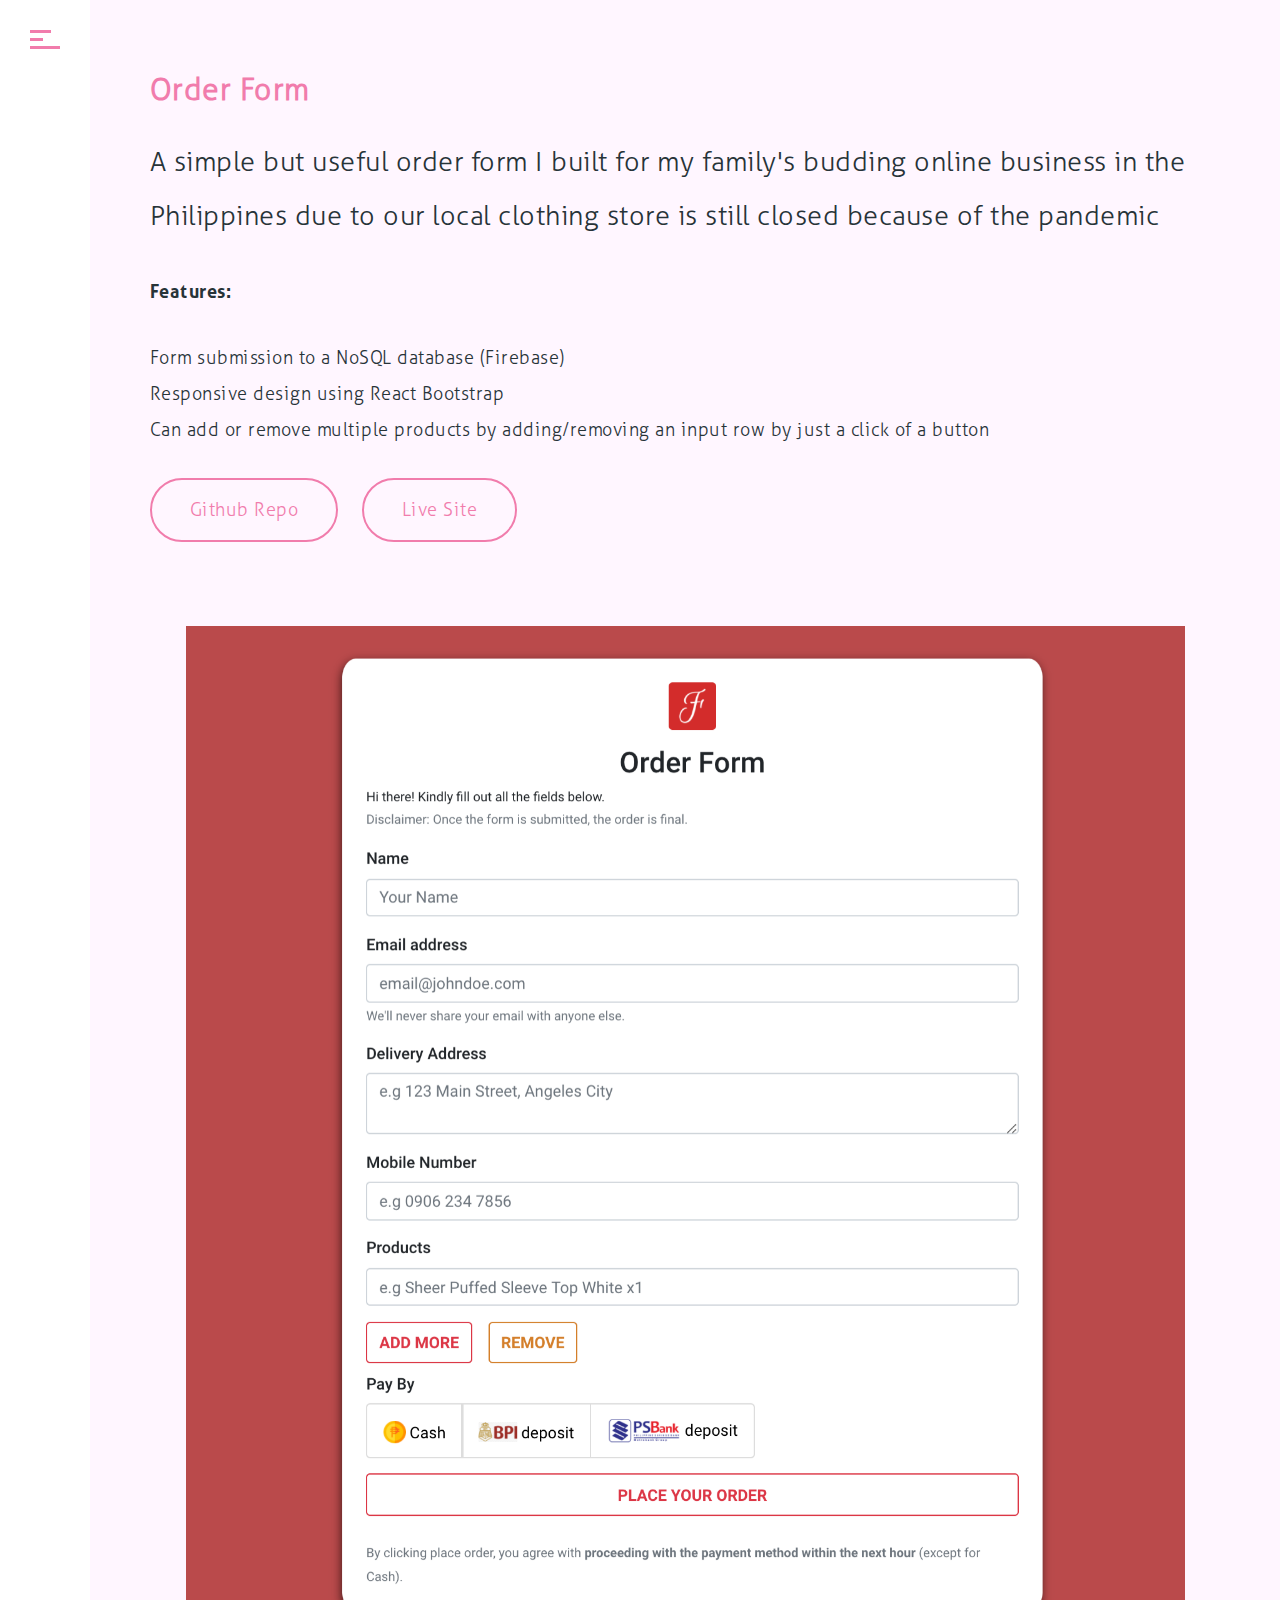
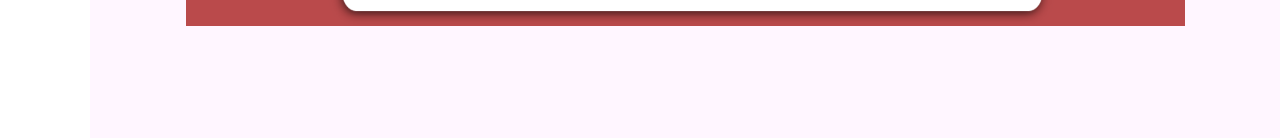
<file: orderform.html>
<!DOCTYPE HTML>
<html lang="en-US">
    <head>
        <title>Shaneen Vitug | Order Form | Formula Fashion Clothing </title>
        <meta http-equiv="Content-Type" content="text/html; charset=UTF-8">
        <meta name="description" content="Portfolio by Shaneen Vitug" />
        <meta name="keywords" content="HTML, CSS, JavaScript, React" />
        <meta name="author" content="Shaneen Vitug" />
        <meta name="viewport" content="width=device-width, initial-scale=1, shrink-to-fit=no">

        <link rel="shortcut icon" href="images/favicon.ico" />      
        	
        <link rel="stylesheet" type="text/css"  href='css/style.css' />

        <!--[if lt IE 9]>
                <script src="js/html5.js"></script>            
                <script src="js/respond.min.js"></script>                   
        <![endif]-->
    </head>

    <body class="single-portfolio">

        <!-- Preloader Gif -->
        <div class="doc-loader"></div>


        <div id="content" class="site-content">

            <div class="content-left">
                <div class="content-left-wrapper">                     
                    <header>
                        <div class="toggle-holder">
                            <div id="toggle">
                                <div class="menu-line"></div>
                            </div>
                        </div>  

                        <div class="top-pagination">
                            <div class="current-num">
                                <span>01</span>                                    
                            </div>
                            <div class="pagination-div"></div>
                            <div class="total-pages-num"></div>
                        </div>

                        <div class="menu-holder">
                            <div class="menu-wrapper relative">                                 
                                <nav id="header-main-menu">
                                    <ul class="main-menu sm sm-clean">
                                        <li><a href="index.html#home">Home</a></li>
                                        <li><a href="index.html#service">Service</a></li>
                                        <li><a href="index.html#portfolio">Portfolio</a></li>                                  
                                        <li><a href="index.html#resume">Resume</a></li>                                  
                                        <li><a href="index.html#skills">Skills</a></li>                                  
                                        <li><a href="index.html#contact">Contact</a></li>                                  
                                    </ul>
                                </nav>                            
                            </div>
                        </div>               

                        <div class="my-info-wrapper">
                            <div class="my-info">
                                <p class="my-info-title">NAME</p>
                                <p class="my-info-content">Shaneen Vitug</p>
                            </div>

                            <div class="my-info">
                                <p class="my-info-title">ROLE</p>
                                <p class="my-info-content">Front End Developer</p>
                            </div>

                            <div class="my-info">
                                <p class="my-info-title">EMAIL</p>
                                <p class="my-info-content">hello@shaneenvitug.com</p>
                            </div>

                            <div class="my-info">
                                <p class="my-info-title">PHONE</p>
                                <p class="my-info-content">0406 488 892</p>
                            </div>
                        </div>   

                        <div class="big-num">                              
                            <div class="current-big-num">01</div>  
                            <div class="icon-scroll"></div>  
                        </div>
                    </header>
                </div>        

            </div>

            <div class="content-right">  
                <div class="content-right-wrapper">
                    <div class="section">
                        <div class="section-wrapper block">
                            <div class="portfolio-item-wrapper center-relative">
                                <div class="portfolio-content">
                                    <div class="row">
                                        <div class="one-half width-40">
                                            <h2 class="entry-title section-title">Order Form</h2>

                                            <p class="section-info">
                                               A simple but useful order form I built for my family's budding online business in the Philippines due to our local clothing store is still closed because of the pandemic
                                            </p>

                                            <p>
                                                <strong>Features:</strong>
                                                <ul>
                                                  <li>Form submission to a NoSQL database (Firebase)</li>
                                                  <li>Responsive design using React Bootstrap</li>
                                                  <li>Can add or remove multiple products by adding/removing an input row by just a click of a button</li>
                                                </ul>
                                            </p>

                                            <p>
                                                <a class="button" href="https://github.com/shaneenvitug/order-form" target="_blank">Github Repo</a>                                             
                                                <a class="button" href="https://order-form-nine.now.sh/" target="_blank">Live Site</a>                                             
                                            </p>
                                        </div>

                                        <div class="one-half width-55 last">
                                            <div class="image-slider-wrapper relative">
                                                <div class="owl-carousel owl-theme image-slider slider" data-speed="2000" data-auto="false" data-hover="true">
                                                    <div class="owl-item">
                                                        <img src="images/orderform.png" alt="A preview of Order Form">
                                                    </div>
                                                </div>                                           
                                            </div>
                                        </div>
                                    </div>                                    
                                </div>                        
                            </div>
                        </div>
                    </div>
                </div>
            </div>            
        </div>        

        <!--Load JavaScript-->
        <script src="js/jquery.js"></script>			                                                               
        <script src='js/imagesloaded.pkgd.js'></script>                
        <script src='js/jquery.prettyPhoto.js'></script>                
        <script src='js/isotope.pkgd.js'></script>                
        <script src='js/jquery.smartmenus.min.js'></script>                           
        <script src='js/owl.carousel.min.js'></script>                                                            
        <script src='js/circle-progress.min.js'></script>                                                            
        <script src='js/main.js'></script>
    </body>
</html>
</file>
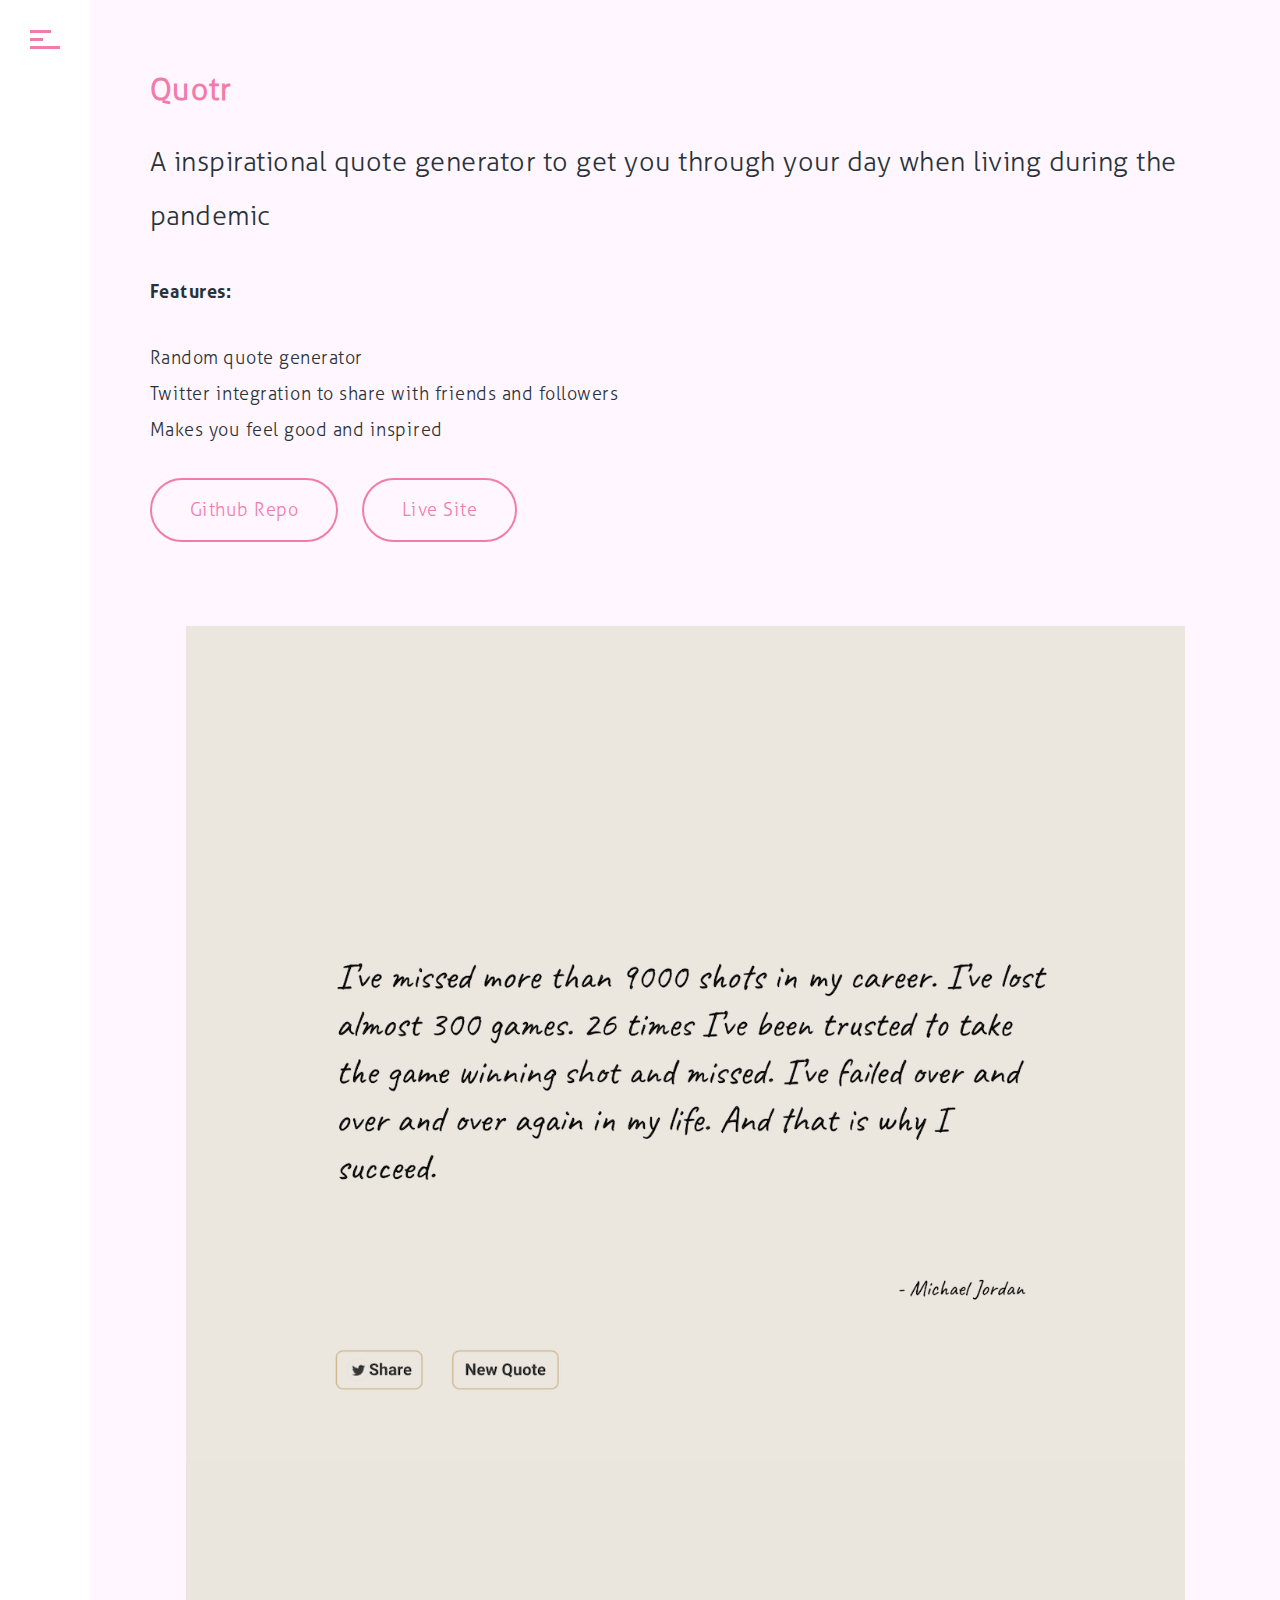
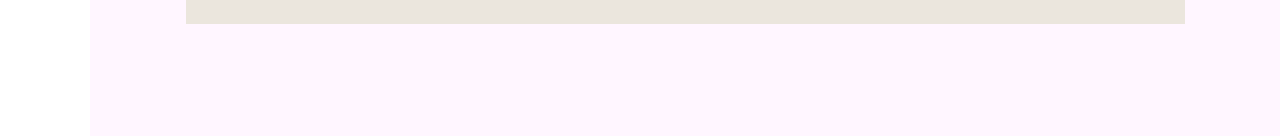
<file: quotr.html>
<!DOCTYPE HTML>
<html lang="en-US">
    <head>
        <title>Shaneen Vitug | Quotr </title>
        <meta http-equiv="Content-Type" content="text/html; charset=UTF-8">
        <meta name="description" content="Portfolio by Shaneen Vitug" />
        <meta name="keywords" content="HTML, CSS, JavaScript, React" />
        <meta name="author" content="Shaneen Vitug" />
        <meta name="viewport" content="width=device-width, initial-scale=1, shrink-to-fit=no">

        <link rel="shortcut icon" href="images/favicon.ico" />      
        	
        <link rel="stylesheet" type="text/css"  href='css/style.css' />

        <!--[if lt IE 9]>
                <script src="js/html5.js"></script>            
                <script src="js/respond.min.js"></script>                   
        <![endif]-->
    </head>

    <body class="single-portfolio">

        <!-- Preloader Gif -->
        <div class="doc-loader"></div>


        <div id="content" class="site-content">

            <div class="content-left">
                <div class="content-left-wrapper">                     
                    <header>
                        <div class="toggle-holder">
                            <div id="toggle">
                                <div class="menu-line"></div>
                            </div>
                        </div>  

                        <div class="top-pagination">
                            <div class="current-num">
                                <span>01</span>                                    
                            </div>
                            <div class="pagination-div"></div>
                            <div class="total-pages-num"></div>
                        </div>

                        <div class="menu-holder">
                            <div class="menu-wrapper relative">                                 
                                <nav id="header-main-menu">
                                    <ul class="main-menu sm sm-clean">
                                        <li><a href="index.html#home">Home</a></li>
                                        <li><a href="index.html#service">Service</a></li>
                                        <li><a href="index.html#portfolio">Portfolio</a></li>                                  
                                        <li><a href="index.html#resume">Resume</a></li>                                  
                                        <li><a href="index.html#skills">Skills</a></li>                                  
                                        <li><a href="index.html#contact">Contact</a></li>                                  
                                    </ul>
                                </nav>                            
                            </div>
                        </div>               

                        <div class="my-info-wrapper">
                            <div class="my-info">
                                <p class="my-info-title">NAME</p>
                                <p class="my-info-content">Shaneen Vitug</p>
                            </div>

                            <div class="my-info">
                                <p class="my-info-title">ROLE</p>
                                <p class="my-info-content">Front End Developer</p>
                            </div>

                            <div class="my-info">
                                <p class="my-info-title">EMAIL</p>
                                <p class="my-info-content">hello@shaneenvitug.com</p>
                            </div>

                            <div class="my-info">
                                <p class="my-info-title">PHONE</p>
                                <p class="my-info-content">0406 488 892</p>
                            </div>
                        </div>   

                        <div class="big-num">                              
                            <div class="current-big-num">01</div>  
                            <div class="icon-scroll"></div>  
                        </div>
                    </header>
                </div>        

            </div>

            <div class="content-right">  
                <div class="content-right-wrapper">
                    <div class="section">
                        <div class="section-wrapper block">
                            <div class="portfolio-item-wrapper center-relative">
                                <div class="portfolio-content">
                                    <div class="row">
                                        <div class="one-half width-40">
                                            <h2 class="entry-title section-title">Quotr</h2>

                                            <p class="section-info">
                                                A inspirational quote generator to get you through your day when living during the pandemic
                                            </p>

                                            <p>
                                                <strong>Features:</strong>
                                                <ul>
                                                  <li>Random quote generator</li>
                                                  <li>Twitter integration to share with friends and followers</li>
                                                  <li>Makes you feel good and inspired</li>
                                                </ul>
                                            </p>

                                            <p>
                                                <a class="button" href="https://github.com/shaneenvitug/tuesday" target="_blank">Github Repo</a>                                             
                                                <a class="button" href="https://fcc-random-quote-machine-drab.now.sh/" target="_blank">Live Site</a>                                             
                                            </p>
                                        </div>

                                        <div class="one-half width-55 last">
                                            <div class="image-slider-wrapper relative">
                                                <div class="owl-carousel owl-theme image-slider slider" data-speed="2000" data-auto="false" data-hover="true">
                                                    <div class="owl-item">
                                                        <img src="images/quotr.png" alt="A preview of Quotr app">
                                                    </div>
                                                </div>                                           
                                            </div>
                                        </div>
                                    </div>                                    
                                </div>                        
                            </div>
                        </div>
                    </div>
                </div>
            </div>            
        </div>        

        <!--Load JavaScript-->
        <script src="js/jquery.js"></script>			                                                               
        <script src='js/imagesloaded.pkgd.js'></script>                
        <script src='js/jquery.prettyPhoto.js'></script>                
        <script src='js/isotope.pkgd.js'></script>                
        <script src='js/jquery.smartmenus.min.js'></script>                           
        <script src='js/owl.carousel.min.js'></script>                                                            
        <script src='js/circle-progress.min.js'></script>                                                            
        <script src='js/main.js'></script>
    </body>
</html>
</file>
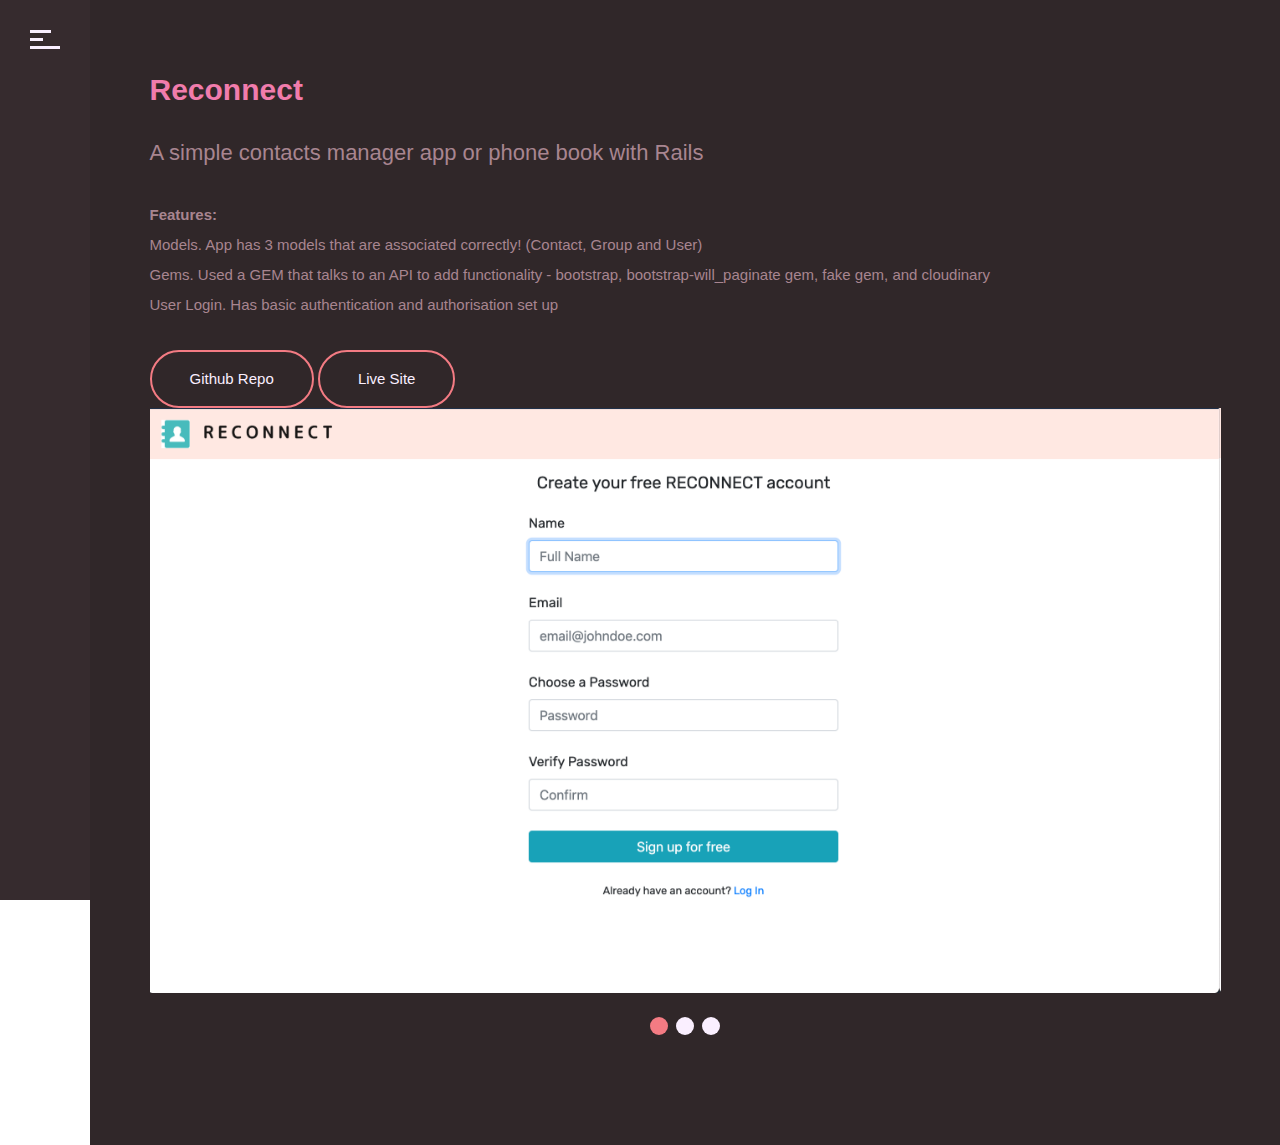
<file: reconnect.html>
<!DOCTYPE HTML>
<html lang="en-US">
    <head>
        <title>Shaneen Vitug | Reconnect</title>
        <meta http-equiv="Content-Type" content="text/html; charset=UTF-8">
        <meta name="description" content="Portfilio by Shaneen Vitug" />
        <meta name="keywords" content="HTML, CSS, JavaScript, PHP" />
        <meta name="author" content="Shaneen Vitug" />
        <meta name="viewport" content="width=device-width, initial-scale=1, shrink-to-fit=no">

        <link rel="shortcut icon" href="images/favicon.ico" />      
        	
        <link rel="stylesheet" type="text/css"  href='style.css' />

        <!--[if lt IE 9]>
                <script src="js/html5.js"></script>            
                <script src="js/respond.min.js"></script>                   
        <![endif]-->
    </head>

    <body class="single-portfolio">

        <!-- Preloader Gif -->
        <div class="doc-loader"></div>


        <div id="content" class="site-content">

            <div class="content-left">
                <div class="content-left-wrapper">                     
                    <header>
                        <div class="toggle-holder">
                            <div id="toggle">
                                <div class="menu-line"></div>
                            </div>
                        </div>  

                        <div class="top-pagination">
                            <div class="current-num">
                                <span>01</span>                                    
                            </div>
                            <div class="pagination-div"></div>
                            <div class="total-pages-num"></div>
                        </div>

                        <div class="menu-holder">
                            <div class="menu-wrapper relative">                                 
                                <nav id="header-main-menu">
                                    <ul class="main-menu sm sm-clean">
                                        <li><a href="index.html#home">Home</a></li>
                                        <li><a href="index.html#service">Service</a></li>
                                        <li><a href="index.html#portfolio">Portfolio</a></li>                                  
                                        <li><a href="index.html#resume">Resume</a></li>                                  
                                        <li><a href="index.html#skills">Skills</a></li>                                  
                                        <li><a href="index.html#contact">Contact</a></li>                                  
                                    </ul>
                                </nav>                            
                            </div>
                        </div>               

                        <div class="my-info-wrapper">
                            <div class="my-info">
                                <p class="my-info-title">NAME</p>
                                <p class="my-info-content">Amy Stone</p>
                            </div>

                            <div class="my-info">
                                <p class="my-info-title">ROLE</p>
                                <p class="my-info-content">Designer</p>
                            </div>

                            <div class="my-info">
                                <p class="my-info-title">EMAIL</p>
                                <p class="my-info-content">stone@example.com</p>
                            </div>

                            <div class="my-info">
                                <p class="my-info-title">PHONE</p>
                                <p class="my-info-content">(+987) 987 654 321</p>
                            </div>

                            
                        </div>   

                        <div class="big-num">                              
                            <div class="current-big-num">01</div>  
                            <div class="icon-scroll"></div>  
                        </div>
                    </header>
                </div>        

            </div>

            <div class="content-right">  
                <div class="content-right-wrapper">
                    <div class="section">
                        <div class="section-wrapper block">
                            <div class="portfolio-item-wrapper center-relative">
                                <div class="portfolio-content">
                                    <div class="row">
                                        <div class="one-half width-40 last">

                                            <h2 class="entry-title section-title">Reconnect</h2>

                                            <p class="section-info">
                                                A simple contacts manager app or phone book with Rails
                                            </p>

                                            <p>
                                            <strong>Features:</strong><br>
                                            Models. App has 3 models that are associated correctly! (Contact, Group and User)<br>
                                            Gems. Used a GEM that talks to an API to add functionality - bootstrap, bootstrap-will_paginate gem, fake gem, and cloudinary<br>
                                            User Login. Has basic authentication and authorisation set up
                                            </p>

                                            <p>
                                                <a class="button" href="https://github.com/shaneenvitug/project1" target="_blank">Github Repo</a> 
                                                <a class="button" href="https://project1-shaneen-vitug.herokuapp.com/" target="_blank">Live Site</a> 
                                            </p>
                                        </div>

                                        <div class="one-half width-55">
                                            <div class="image-slider-wrapper relative">
                                                <div class="owl-carousel owl-theme image-slider slider" data-speed="2000" data-auto="false" data-hover="true">
                                                    <div class="owl-item">
                                                        <img src="images/reconnect-1.png" alt="signup page">
                                                    </div>
                                                    <div class="owl-item">
                                                        <img src="images/reconnect-2.png" alt="create a new contact page">
                                                    </div>                               
                                                    <div class="owl-item">
                                                        <img src="images/reconnect-3.png" alt="group/family page">
                                                    </div>                               
                                                </div>                                                            
                                            </div>
                                        </div>
                                    </div>                                    
                                </div>                        
                            </div>
                        </div>
                    </div>
                </div>
            </div>            
        </div>        

        <!--Load JavaScript-->
        <script src="js/jquery.js"></script>			                                                               
        <script src='js/imagesloaded.pkgd.js'></script>                
        <script src='js/jquery.prettyPhoto.js'></script>                
        <script src='js/isotope.pkgd.js'></script>                
        <script src='js/jquery.smartmenus.min.js'></script>                           
        <script src='js/owl.carousel.min.js'></script>                                                            
        <script src='js/circle-progress.min.js'></script>                                                            
        <script src='js/main.js'></script>
    </body>
</html>
</file>
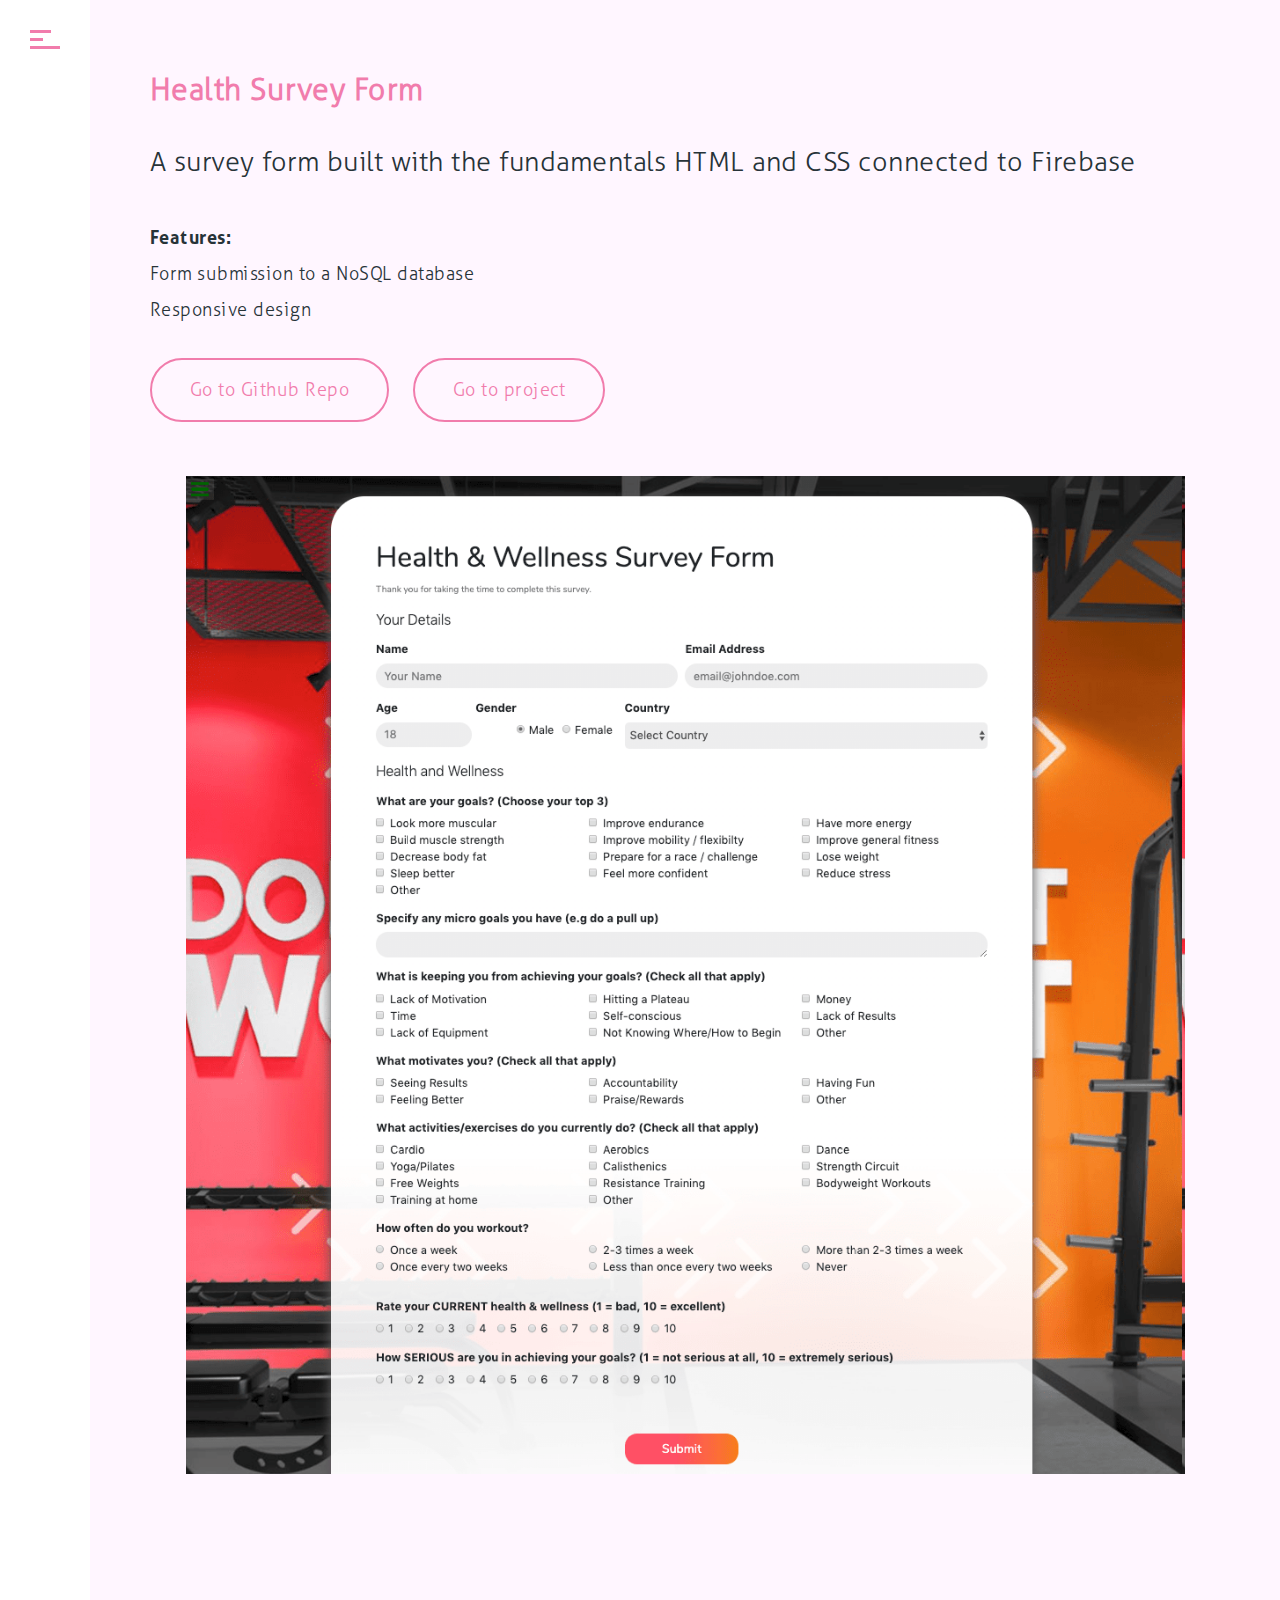
<file: survey.html>
<!DOCTYPE HTML>
<html lang="en-US">
    <head>
        <title>Shaneen Vitug | Health Survey Form</title>
        <meta http-equiv="Content-Type" content="text/html; charset=UTF-8">
        <meta name="description" content="Portfilio by Shaneen Vitug" />
        <meta name="keywords" content="HTML, CSS, JavaScript, React" />
        <meta name="author" content="Shaneen Vitug" />
        <meta name="viewport" content="width=device-width, initial-scale=1, shrink-to-fit=no">

        <link rel="shortcut icon" href="images/favicon.ico" />      
        	
        <link rel="stylesheet" type="text/css"  href='css/style.css' />

        <!--[if lt IE 9]>
                <script src="js/html5.js"></script>            
                <script src="js/respond.min.js"></script>                   
        <![endif]-->
    </head>

    <body class="single-portfolio">

        <!-- Preloader Gif -->
        <div class="doc-loader"></div>


        <div id="content" class="site-content">

            <div class="content-left">
                <div class="content-left-wrapper">                     
                    <header>
                        <div class="toggle-holder">
                            <div id="toggle">
                                <div class="menu-line"></div>
                            </div>
                        </div>  

                        <div class="top-pagination">
                            <div class="current-num">
                                <span>01</span>                                    
                            </div>
                            <div class="pagination-div"></div>
                            <div class="total-pages-num"></div>
                        </div>

                        <div class="menu-holder">
                            <div class="menu-wrapper relative">                                 
                                <nav id="header-main-menu">
                                    <ul class="main-menu sm sm-clean">
                                        <li><a href="index.html#home">Home</a></li>
                                        <li><a href="index.html#service">Service</a></li>
                                        <li><a href="index.html#portfolio">Portfolio</a></li>                                  
                                        <li><a href="index.html#resume">Resume</a></li>                                  
                                        <li><a href="index.html#skills">Skills</a></li>                                  
                                        <li><a href="index.html#contact">Contact</a></li>                                  
                                    </ul>
                                </nav>                            
                            </div>
                        </div>               

                        <div class="my-info-wrapper">
                            <div class="my-info">
                                <p class="my-info-title">NAME</p>
                                <p class="my-info-content">Shaneen Vitug</p>
                            </div>

                            <div class="my-info">
                                <p class="my-info-title">ROLE</p>
                                <p class="my-info-content">Front End Developer</p>
                            </div>

                            <div class="my-info">
                                <p class="my-info-title">EMAIL</p>
                                <p class="my-info-content">hello@shaneenvitug.com</p>
                            </div>

                            <div class="my-info">
                                <p class="my-info-title">PHONE</p>
                                <p class="my-info-content">0406 488 892</p>
                            </div>
                        </div>      

                        <div class="big-num">                              
                            <div class="current-big-num">01</div>  
                            <div class="icon-scroll"></div>  
                        </div>
                    </header>
                </div>        

            </div>

            <div class="content-right">  
                <div class="content-right-wrapper">
                    <div class="section">
                        <div class="section-wrapper block">
                            <div class="portfolio-item-wrapper center-relative">
                                <div class="portfolio-content">
                                    <div class="row">
                                        <div class="one-half width-40 last">

                                            <h2 class="entry-title section-title">Health Survey Form</h2>

                                            <p class="section-info">
                                                A survey form built with the fundamentals HTML and CSS connected to Firebase
                                            </p>

                                            <p>
                                                <strong>Features:</strong><br>
                                                Form submission to a NoSQL database<br>
                                                Responsive design
                                            </p>

                                            <p>
                                                <a class="button" href="https://github.com/shaneenvitug/fcc-survey-form" target="_blank">Go to Github Repo</a>                                             
                                                <a class="button" href="https://surveyform.shaneenvitug.com/" target="_blank">Go to project</a>                                             
                                            </p>

                                            
                                        </div>

                                        <div class="one-half width-55">
                                            <div class="image-slider-wrapper relative">
                                                <div class="owl-carousel owl-theme image-slider slider" data-speed="2000" data-auto="false" data-hover="true">
                                                    <div class="owl-item">
                                                        <img src="images/survey-form.png" alt="Survey Form">
                                                    </div> 
                                                </div>                                                            
                                            </div>
                                        </div>

                                    </div>                                    
                                </div>                        
                            </div>
                        </div>
                    </div>
                </div>
            </div>            
        </div>        

        <!--Load JavaScript-->
        <script src="js/jquery.js"></script>			                                                               
        <script src='js/imagesloaded.pkgd.js'></script>                
        <script src='js/jquery.prettyPhoto.js'></script>                
        <script src='js/isotope.pkgd.js'></script>                
        <script src='js/jquery.smartmenus.min.js'></script>                           
        <script src='js/owl.carousel.min.js'></script>                                                            
        <script src='js/circle-progress.min.js'></script>                                                            
        <script src='js/main.js'></script>
    </body>
</html>
</file>
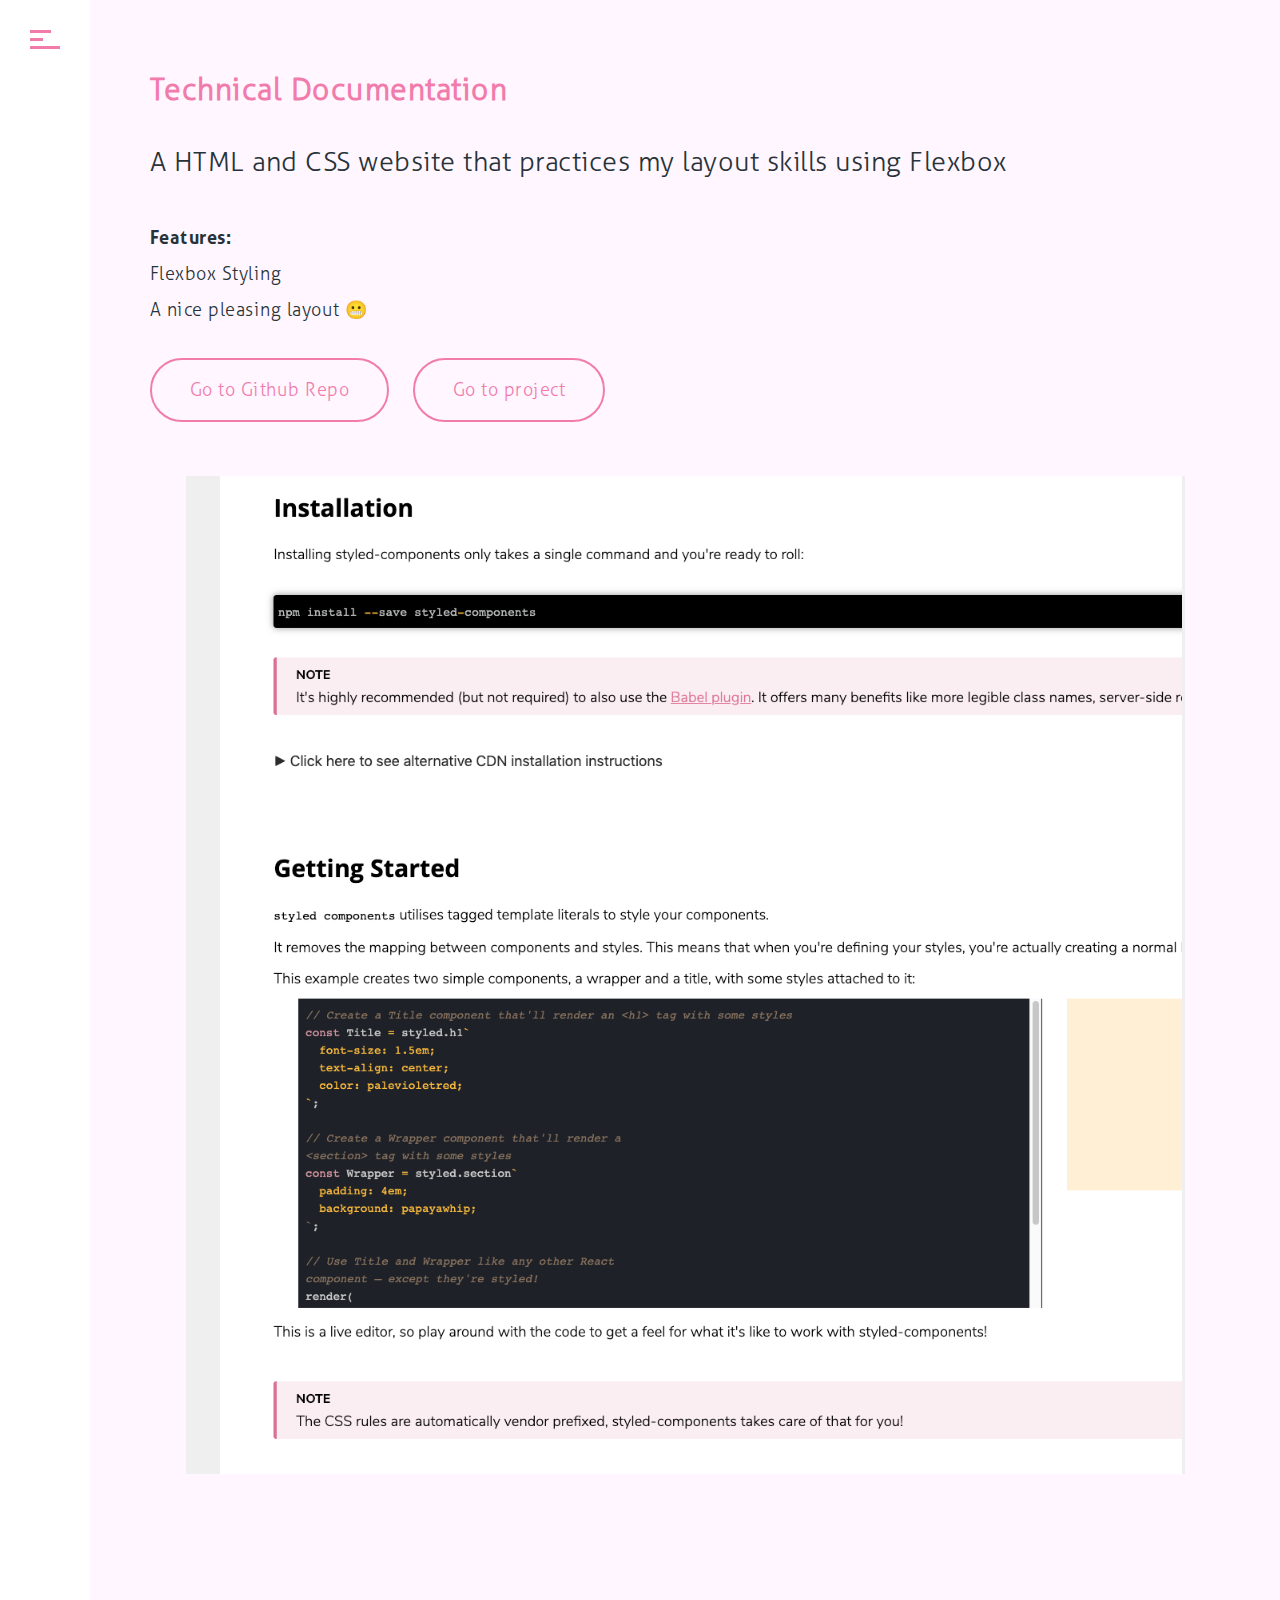
<file: techdocs.html>
<!DOCTYPE HTML>
<html lang="en-US">
    <head>
        <title>Shaneen Vitug | Tech Docs</title>
        <meta http-equiv="Content-Type" content="text/html; charset=UTF-8">
        <meta name="description" content="Portfilio by Shaneen Vitug" />
        <meta name="keywords" content="HTML, CSS, JavaScript, React" />
        <meta name="author" content="Shaneen Vitug" />
        <meta name="viewport" content="width=device-width, initial-scale=1, shrink-to-fit=no">

        <link rel="shortcut icon" href="images/favicon.ico" />      
        	
        <link rel="stylesheet" type="text/css"  href='css/style.css' />

        <!--[if lt IE 9]>
                <script src="js/html5.js"></script>            
                <script src="js/respond.min.js"></script>                   
        <![endif]-->
    </head>

    <body class="single-portfolio">

        <!-- Preloader Gif -->
        <div class="doc-loader"></div>


        <div id="content" class="site-content">

            <div class="content-left">
                <div class="content-left-wrapper">                     
                    <header>
                        <div class="toggle-holder">
                            <div id="toggle">
                                <div class="menu-line"></div>
                            </div>
                        </div>  

                        <div class="top-pagination">
                            <div class="current-num">
                                <span>01</span>                                    
                            </div>
                            <div class="pagination-div"></div>
                            <div class="total-pages-num"></div>
                        </div>

                        <div class="menu-holder">
                            <div class="menu-wrapper relative">                                 
                                <nav id="header-main-menu">
                                    <ul class="main-menu sm sm-clean">
                                        <li><a href="index.html#home">Home</a></li>
                                        <li><a href="index.html#service">Service</a></li>
                                        <li><a href="index.html#portfolio">Portfolio</a></li>                                  
                                        <li><a href="index.html#resume">Resume</a></li>                                  
                                        <li><a href="index.html#skills">Skills</a></li>                                  
                                        <li><a href="index.html#contact">Contact</a></li>                                  
                                    </ul>
                                </nav>                            
                            </div>
                        </div>               

                        <div class="my-info-wrapper">
                            <div class="my-info">
                                <p class="my-info-title">NAME</p>
                                <p class="my-info-content">Shaneen Vitug</p>
                            </div>

                            <div class="my-info">
                                <p class="my-info-title">ROLE</p>
                                <p class="my-info-content">Front End Developer</p>
                            </div>

                            <div class="my-info">
                                <p class="my-info-title">EMAIL</p>
                                <p class="my-info-content">hello@shaneenvitug.com</p>
                            </div>

                            <div class="my-info">
                                <p class="my-info-title">PHONE</p>
                                <p class="my-info-content">0406 488 892</p>
                            </div>
                        </div>      

                        <div class="big-num">                              
                            <div class="current-big-num">01</div>  
                            <div class="icon-scroll"></div>  
                        </div>
                    </header>
                </div>        

            </div>

            <div class="content-right">  
                <div class="content-right-wrapper">
                    <div class="section">
                        <div class="section-wrapper block">
                            <div class="portfolio-item-wrapper center-relative">
                                <div class="portfolio-content">
                                    <div class="row">
                                        <div class="one-half width-40 last">

                                            <h2 class="entry-title section-title">Technical Documentation</h2>

                                            <p class="section-info">
                                                A HTML and CSS website that practices my layout skills using Flexbox
                                            </p>

                                            <p>
                                                <strong>Features:</strong><br>
                                                Flexbox Styling<br>
                                                A nice pleasing layout 😬
                                            </p>

                                            <p>
                                                <a class="button" href="https://github.com/shaneenvitug/fcc-technical-doc-page" target="_blank">Go to Github Repo</a>                                             
                                                <a class="button" href="https://fcc-technical-doc-page.shaneenvitug.now.sh/" target="_blank">Go to project</a>                                             
                                            </p>
                                            
                                        </div>

                                        <div class="one-half width-55">
                                            <div class="image-slider-wrapper relative">
                                                <div class="owl-carousel owl-theme image-slider slider" data-speed="2000" data-auto="false" data-hover="true">
                                                    <div class="owl-item">
                                                        <img src="images/techdocs.png" alt="A preview of the Tech Docs app">
                                                    </div> 
                                                </div>                                                            
                                            </div>
                                        </div>

                                    </div>                                    
                                </div>                        
                            </div>
                        </div>
                    </div>
                </div>
            </div>            
        </div>        

        <!--Load JavaScript-->
        <script src="js/jquery.js"></script>			                                                               
        <script src='js/imagesloaded.pkgd.js'></script>                
        <script src='js/jquery.prettyPhoto.js'></script>                
        <script src='js/isotope.pkgd.js'></script>                
        <script src='js/jquery.smartmenus.min.js'></script>                           
        <script src='js/owl.carousel.min.js'></script>                                                            
        <script src='js/circle-progress.min.js'></script>                                                            
        <script src='js/main.js'></script>
    </body>
</html>
</file>
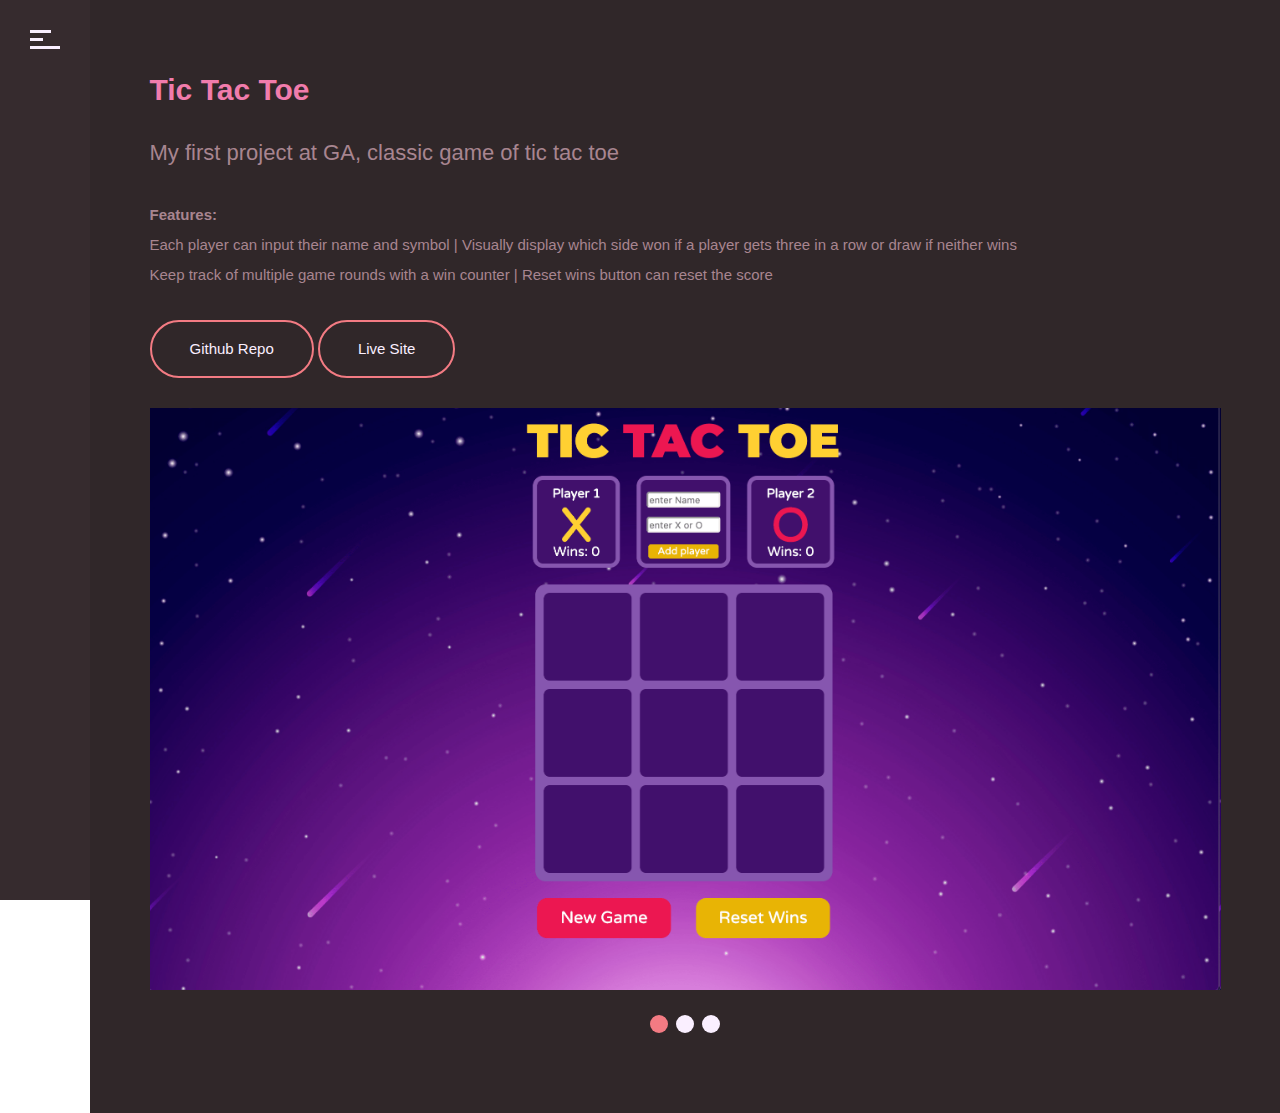
<file: tictactoe.html>
<!DOCTYPE HTML>
<html lang="en-US">
    <head>
        <title>Shaneen Vitug | Tic Tac Toe </title>
        <meta http-equiv="Content-Type" content="text/html; charset=UTF-8">
        <meta name="description" content="Portfilio by Shaneen Vitug" />
        <meta name="keywords" content="HTML, CSS, JavaScript, PHP" />
        <meta name="author" content="Shaneen Vitug" />
        <meta name="viewport" content="width=device-width, initial-scale=1, shrink-to-fit=no">

        <link rel="shortcut icon" href="images/favicon.ico" />      
        	
        <link rel="stylesheet" type="text/css"  href='style.css' />

        <!--[if lt IE 9]>
                <script src="js/html5.js"></script>            
                <script src="js/respond.min.js"></script>                   
        <![endif]-->
    </head>

    <body class="single-portfolio">

        <!-- Preloader Gif -->
        <div class="doc-loader"></div>


        <div id="content" class="site-content">

            <div class="content-left">
                <div class="content-left-wrapper">                     
                    <header>
                        <div class="toggle-holder">
                            <div id="toggle">
                                <div class="menu-line"></div>
                            </div>
                        </div>  

                        <div class="top-pagination">
                            <div class="current-num">
                                <span>01</span>                                    
                            </div>
                            <div class="pagination-div"></div>
                            <div class="total-pages-num"></div>
                        </div>

                        <div class="menu-holder">
                            <div class="menu-wrapper relative">                                 
                                <nav id="header-main-menu">
                                    <ul class="main-menu sm sm-clean">
                                        <li><a href="index.html#home">Home</a></li>
                                        <li><a href="index.html#service">Service</a></li>
                                        <li><a href="index.html#portfolio">Portfolio</a></li>                                  
                                        <li><a href="index.html#resume">Resume</a></li>                                  
                                        <li><a href="index.html#skills">Skills</a></li>                                  
                                        <li><a href="index.html#contact">Contact</a></li>                                  
                                    </ul>
                                </nav>                            
                            </div>
                        </div>               

                        <div class="my-info-wrapper">
                            <div class="my-info">
                                <p class="my-info-title">NAME</p>
                                <p class="my-info-content">Shaneen Vitug</p>
                            </div>

                            <div class="my-info">
                                <p class="my-info-title">ROLE</p>
                                <p class="my-info-content">Front End Developer</p>
                            </div>

                            <div class="my-info">
                                <p class="my-info-title">EMAIL</p>
                                <p class="my-info-content">hello@shaneenvitug.com</p>
                            </div>

                            <div class="my-info">
                                <p class="my-info-title">PHONE</p>
                                <p class="my-info-content">0406 488 892</p>
                            </div>
                        </div>   

                        <div class="big-num">                              
                            <div class="current-big-num">01</div>  
                            <div class="icon-scroll"></div>  
                        </div>
                    </header>
                </div>        

            </div>

            <div class="content-right">  
                <div class="content-right-wrapper">
                    <div class="section">
                        <div class="section-wrapper block">
                            <div class="portfolio-item-wrapper center-relative">
                                <div class="portfolio-content">
                                    <div class="row">
                                        <div class="one-half width-40">
                                            <h2 class="entry-title section-title">Tic Tac Toe</h2>

                                            <p class="section-info">
                                                My first project at GA, classic game of tic tac toe 
                                            </p>

                                            <p>
                                                <strong>Features:</strong><br>
                                                Each player can input their name and symbol 
                                                | Visually display which side won if a player gets three in a row or draw if neither wins<br>
                                                Keep track of multiple game rounds with a win counter
                                                | Reset wins button can reset the score
                                            </p>

                                            <p>
                                                <a class="button" href="https://github.com/shaneenvitug/project0" target="_blank">Github Repo</a>                                             
                                                <a class="button" href="https://tictactoe.shaneenvitug.com/" target="_blank">Live Site</a>                                             
                                            </p>
                                        </div>

                                        <div class="one-half width-55 last">
                                            <div class="image-slider-wrapper relative">
                                                <div class="owl-carousel owl-theme image-slider slider" data-speed="2000" data-auto="false" data-hover="true">
                                                    <div class="owl-item">
                                                        <img src="images/tictactoe-1.png" alt="blank page">
                                                    </div>
                                                    <div class="owl-item">
                                                        <img src="images/tictactoe-2.png" alt="winner page">
                                                    </div>                               
                                                    <div class="owl-item">
                                                        <img src="images/tictactoe-3.png" alt="main page">
                                                    </div>                               
                                                </div>                                                            
                                            </div>
                                        </div>
                                    </div>                                    
                                </div>                        
                            </div>
                        </div>
                    </div>
                </div>
            </div>            
        </div>        

        <!--Load JavaScript-->
        <script src="js/jquery.js"></script>			                                                               
        <script src='js/imagesloaded.pkgd.js'></script>                
        <script src='js/jquery.prettyPhoto.js'></script>                
        <script src='js/isotope.pkgd.js'></script>                
        <script src='js/jquery.smartmenus.min.js'></script>                           
        <script src='js/owl.carousel.min.js'></script>                                                            
        <script src='js/circle-progress.min.js'></script>                                                            
        <script src='js/main.js'></script>
    </body>
</html>
</file>
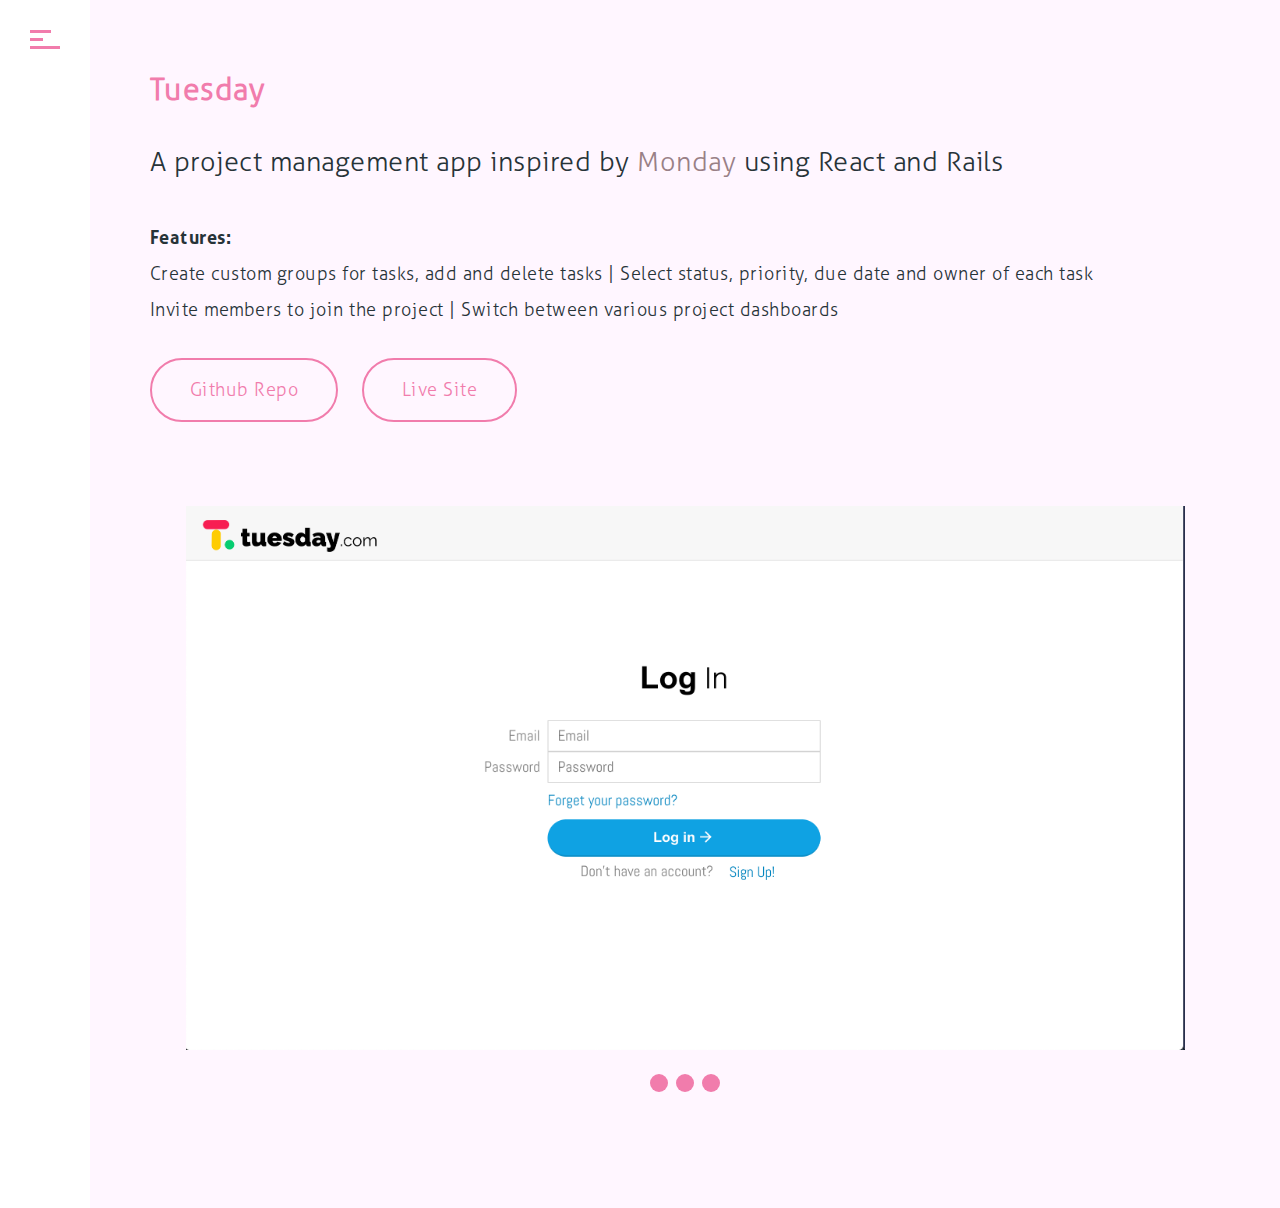
<file: tuesday.html>
<!DOCTYPE HTML>
<html lang="en-US">
    <head>
        <title>Shaneen Vitug | Tuesday </title>
        <meta http-equiv="Content-Type" content="text/html; charset=UTF-8">
        <meta name="description" content="Portfolio by Shaneen Vitug" />
        <meta name="keywords" content="HTML, CSS, JavaScript, React" />
        <meta name="author" content="Shaneen Vitug" />
        <meta name="viewport" content="width=device-width, initial-scale=1, shrink-to-fit=no">

        <link rel="shortcut icon" href="images/favicon.ico" />      
        	
        <link rel="stylesheet" type="text/css"  href='css/style.css' />

        <!--[if lt IE 9]>
                <script src="js/html5.js"></script>            
                <script src="js/respond.min.js"></script>                   
        <![endif]-->
    </head>

    <body class="single-portfolio">

        <!-- Preloader Gif -->
        <div class="doc-loader"></div>


        <div id="content" class="site-content">

            <div class="content-left">
                <div class="content-left-wrapper">                     
                    <header>
                        <div class="toggle-holder">
                            <div id="toggle">
                                <div class="menu-line"></div>
                            </div>
                        </div>  

                        <div class="top-pagination">
                            <div class="current-num">
                                <span>01</span>                                    
                            </div>
                            <div class="pagination-div"></div>
                            <div class="total-pages-num"></div>
                        </div>

                        <div class="menu-holder">
                            <div class="menu-wrapper relative">                                 
                                <nav id="header-main-menu">
                                    <ul class="main-menu sm sm-clean">
                                        <li><a href="index.html#home">Home</a></li>
                                        <li><a href="index.html#service">Service</a></li>
                                        <li><a href="index.html#portfolio">Portfolio</a></li>                                  
                                        <li><a href="index.html#resume">Resume</a></li>                                  
                                        <li><a href="index.html#skills">Skills</a></li>                                  
                                        <li><a href="index.html#contact">Contact</a></li>                                  
                                    </ul>
                                </nav>                            
                            </div>
                        </div>               

                        <div class="my-info-wrapper">
                            <div class="my-info">
                                <p class="my-info-title">NAME</p>
                                <p class="my-info-content">Shaneen Vitug</p>
                            </div>

                            <div class="my-info">
                                <p class="my-info-title">ROLE</p>
                                <p class="my-info-content">Front End Developer</p>
                            </div>

                            <div class="my-info">
                                <p class="my-info-title">EMAIL</p>
                                <p class="my-info-content">hello@shaneenvitug.com</p>
                            </div>

                            <div class="my-info">
                                <p class="my-info-title">PHONE</p>
                                <p class="my-info-content">0406 488 892</p>
                            </div>
                        </div>   

                        <div class="big-num">                              
                            <div class="current-big-num">01</div>  
                            <div class="icon-scroll"></div>  
                        </div>
                    </header>
                </div>        

            </div>

            <div class="content-right">  
                <div class="content-right-wrapper">
                    <div class="section">
                        <div class="section-wrapper block">
                            <div class="portfolio-item-wrapper center-relative">
                                <div class="portfolio-content">
                                    <div class="row">
                                        <div class="one-half width-40">
                                            <h2 class="entry-title section-title">Tuesday</h2>

                                            <p class="section-info">
                                                A project management app inspired by <a href="https://monday.com/" target="_blank">Monday</a> using React and Rails
                                            </p>

                                            <p>
                                                <strong>Features:</strong><br>
                                                Create custom groups for tasks, add and delete tasks 
                                                | Select status, priority, due date and owner of each task<br>
                                                Invite members to join the project
                                                | Switch between various project dashboards
                                            </p>

                                            <p>
                                                <a class="button" href="https://github.com/shaneenvitug/tuesday" target="_blank">Github Repo</a>                                             
                                                <a class="button" href="https://jeffreyquan.github.io/tuesday-client/#/" target="_blank">Live Site</a>                                             
                                            </p>
                                        </div>

                                        <div class="one-half width-55 last">
                                            <div class="image-slider-wrapper relative">
                                                <div class="owl-carousel owl-theme image-slider slider" data-speed="2000" data-auto="false" data-hover="true">
                                                    <div class="owl-item">
                                                        <img src="images/tuesday-1.png" alt="login page">
                                                    </div>
                                                    <div class="owl-item">
                                                        <img src="images/tuesday-2.png" alt="main page">
                                                    </div>                               
                                                    <div class="owl-item">
                                                        <img src="images/tuesday-3.png" alt="main page with features">
                                                    </div>                               
                                                </div>                                                            
                                            </div>
                                        </div>
                                    </div>                                    
                                </div>                        
                            </div>
                        </div>
                    </div>
                </div>
            </div>            
        </div>        

        <!--Load JavaScript-->
        <script src="js/jquery.js"></script>			                                                               
        <script src='js/imagesloaded.pkgd.js'></script>                
        <script src='js/jquery.prettyPhoto.js'></script>                
        <script src='js/isotope.pkgd.js'></script>                
        <script src='js/jquery.smartmenus.min.js'></script>                           
        <script src='js/owl.carousel.min.js'></script>                                                            
        <script src='js/circle-progress.min.js'></script>                                                            
        <script src='js/main.js'></script>
    </body>
</html>
</file>
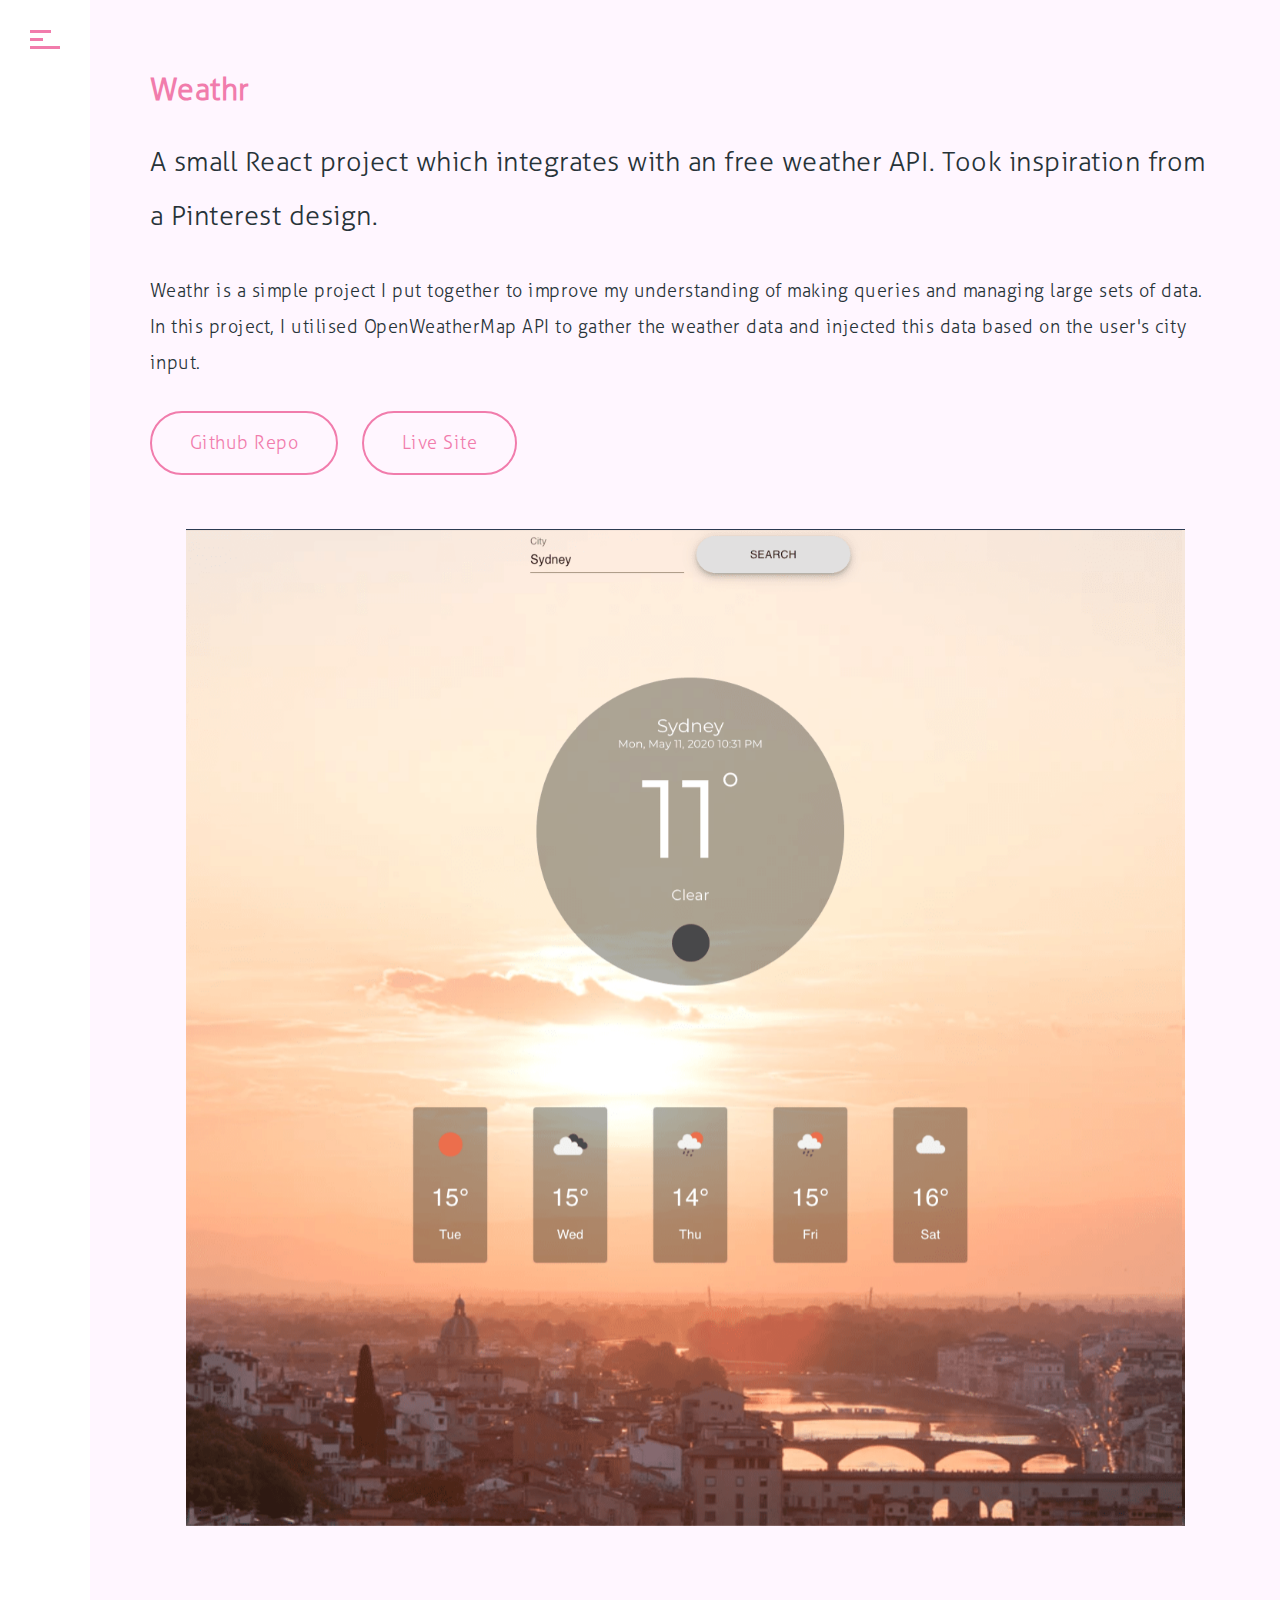
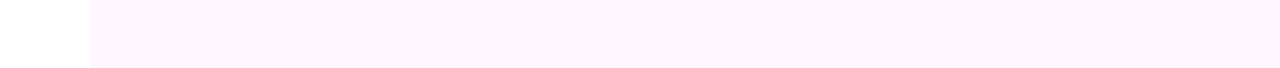
<file: weathr.html>
<!DOCTYPE HTML>
<html lang="en-US">
    <head>
        <title>Shaneen Vitug | Weather</title>
        <meta http-equiv="Content-Type" content="text/html; charset=UTF-8">
        <meta name="description" content="Portfolio by Shaneen Vitug" />
        <meta name="keywords" content="HTML, CSS, JavaScript, React" />
        <meta name="author" content="Shaneen Vitug" />
        <meta name="viewport" content="width=device-width, initial-scale=1, shrink-to-fit=no">

        <link rel="shortcut icon" href="images/favicon.ico" />
        <link rel="stylesheet" type="text/css"  href='css/style.css' />

        <!--[if lt IE 9]>
                <script src="js/html5.js"></script>            
                <script src="js/respond.min.js"></script>                   
        <![endif]-->
    </head>

    <body class="single-portfolio">

        <!-- Preloader Gif -->
        <div class="doc-loader"></div>


        <div id="content" class="site-content">

            <div class="content-left">
                <div class="content-left-wrapper">                     
                    <header>
                        <div class="toggle-holder">
                            <div id="toggle">
                                <div class="menu-line"></div>
                            </div>
                        </div>  

                        <div class="top-pagination">
                            <div class="current-num">
                                <span>01</span>                                    
                            </div>
                            <div class="pagination-div"></div>
                            <div class="total-pages-num"></div>
                        </div>

                        <div class="menu-holder">
                            <div class="menu-wrapper relative">                                 
                                <nav id="header-main-menu">
                                    <ul class="main-menu sm sm-clean">
                                        <li><a href="index.html#home">Home</a></li>
                                        <li><a href="index.html#service">Service</a></li>
                                        <li><a href="index.html#portfolio">Portfolio</a></li>                                  
                                        <li><a href="index.html#resume">Resume</a></li>                                  
                                        <li><a href="index.html#skills">Skills</a></li>                                  
                                        <li><a href="index.html#contact">Contact</a></li>                                  
                                    </ul>
                                </nav>                            
                            </div>
                        </div>               

                        <div class="my-info-wrapper">
                            <div class="my-info">
                                <p class="my-info-title">NAME</p>
                                <p class="my-info-content">Shaneen Vitug</p>
                            </div>

                            <div class="my-info">
                                <p class="my-info-title">ROLE</p>
                                <p class="my-info-content">Front End Developer</p>
                            </div>

                            <div class="my-info">
                                <p class="my-info-title">EMAIL</p>
                                <p class="my-info-content">hello@shaneenvitug.com</p>
                            </div>

                            <div class="my-info">
                                <p class="my-info-title">PHONE</p>
                                <p class="my-info-content">0406 488 892</p>
                            </div>
                        </div>   

                        <div class="big-num">                              
                            <div class="current-big-num">01</div>  
                            <div class="icon-scroll"></div>  
                        </div>
                    </header>
                </div>        

            </div>

            <div class="content-right">  
                <div class="content-right-wrapper">
                    <div class="section">
                        <div class="section-wrapper block">
                            <div class="portfolio-item-wrapper center-relative">
                                <div class="portfolio-content">
                                    <div class="row">
                                        <div class="one-half width-40 last">

                                            <h2 class="entry-title section-title">Weathr</h2>

                                            <p class="section-info">
                                                A small React project which integrates with an free weather API. Took inspiration from a Pinterest design.
                                            </p>

                                            <p>
                                                Weathr is a simple project I put together to improve my understanding of making queries and managing large sets of data. In this project, I utilised OpenWeatherMap API to gather the weather data and injected this data based on the user's city input.
                                            </p>

                                            <p>
                                                <a class="button" href="https://github.com/shaneenvitug/weather-app" target="_blank">Github Repo</a> 
                                                <a class="button" href="https://weather-app.shaneenvitug.now.sh/" target="_blank">Live Site</a> 
                                            </p>
                                        </div>

                                        <div class="one-half width-55">
                                            <div class="image-slider-wrapper relative">
                                                <div class="owl-carousel owl-theme image-slider slider" data-speed="2000" data-auto="false" data-hover="true">
                                                    <div class="owl-item">
                                                        <img src="images/weathr-portfolio.png" alt="Weather App">
                                                    </div>             
                                                </div>                                                            
                                            </div>
                                        </div>
                                    </div>                                    
                                </div>                        
                            </div>
                        </div>
                    </div>
                </div>
            </div>            
        </div>        

        <!--Load JavaScript-->
        <script src="js/jquery.js"></script>			                                                               
        <script src='js/imagesloaded.pkgd.js'></script>                
        <script src='js/jquery.prettyPhoto.js'></script>                
        <script src='js/isotope.pkgd.js'></script>                
        <script src='js/jquery.smartmenus.min.js'></script>                           
        <script src='js/owl.carousel.min.js'></script>                                                            
        <script src='js/circle-progress.min.js'></script>                                                            
        <script src='js/main.js'></script>
    </body>
</html>
</file>
<file: css/style.css>
/*------------------------------------------------------------------

[Table of contents]
1. 3rd Part CSS Libraries
2. Global CSS
3. Left Part Content (Sidebar) CSS
    3.1. Menu CSS
4. Right Part Content CSS
5. Home Section CSS
6. Service Section CSS
7. Portfolio Section CSS
    7.1 Pretty Photo CSS
    7.2 Single Portfolio CSS
    7.3 Image Slider CSS
8. Resume Section CSS
9. Skills Section CSS
10. Contact Section CSS
11. Responsive CSS

-------------------------------------------------------------------*/


/* ===================================
    1. 3rd Part CSS Libraries
====================================== */

@import url("clear.css");
@import url("sm-clean.css");
@import url("owl.carousel.min.css");
@import url("owl.theme.default.min.css");
@import url("prettyPhoto.css");
@import url("common.css");


/* ===================================
    2. Global CSS
====================================== */

@font-face {
    font-family: "Aller Light";
    src: url('../fonts/Aller_Lt.ttf') format('truetype');
    font-weight: 300;
    font-style: normal;
}

@font-face {
    font-family: "Aller";
    src: url('../fonts/Aller_Rg.ttf') format('truetype');
    font-weight: normal;
    font-style: normal;
}

@font-face {
    font-family: "Aller Bold";
    src: url('../fonts/Aller_Bd.ttf') format('truetype');
    font-weight: 600;
    font-style: normal;
}

*,
::after,
::before {
    box-sizing: border-box;
}

html {
    font-size: 18px;
    line-height: 1.5;
    letter-spacing: 0.5px;
}

body {
    font-family: 'Aller Light', sans-serif;
    font-size: 1rem;
    line-height: 2rem;
    font-weight: 400;
    color: #273338;
    background-color: #fff;
    overflow-x: hidden;
}

body a {
    text-decoration: none;
    color: #998086;
    transition: color .3s linear;
}

body a:hover {
    color: #e8ce69;
}

body img {
    max-width: 100%;
    max-height: 100%;
    width: auto;
    height: auto;
    display: block;
}

.doc-loader {
    position: fixed;
    left: 0px;
    top: 0px;
    width: 100%;
    height: 100%;
    z-index: 99999;
    background: none;
}

.doc-loader img {
    width: 50px;
    height: 50px;
    position: absolute;
    top: 50%;
    left: 50%;
    transform: translate(-50%, -50%);
}

p {
    margin-bottom: 30px;
}

.content-1300 {
    max-width: 1300px;
}

.section-info {
    font-size: 1.5rem;
    line-height: 3rem;
}

a.button {
    display: inline-block;
    color: #f17cac;
    border: 2px solid #f17cac;
    text-align: center;
    padding: 12px 38px;
    cursor: pointer;
    vertical-align: middle;
    text-decoration: none;
    border-radius: 50px;
    transition: all .2s linear;
    margin-right: 1rem;
    margin-bottom: 1rem;
}

a.button:active {
    position: relative;
    top: 1px;
}

a.button:hover {
    color: white;
    background-color: #f17cac;
}


/* ===================================
    3. Left Part Content (Sidebar) CSS
====================================== */

.content-left {
    position: fixed;
    width: 380px;
    background-color: #fff;
    height: 100vh;
    z-index: 1;
}

.content-left::-webkit-scrollbar-track {
    -webkit-box-shadow: inset 0 0 6px rgba(0, 0, 0, 0.3);
    background-color: #554247;
}

.content-left::-webkit-scrollbar {
    width: 7px;
    background-color: #554247;
}

.content-left::-webkit-scrollbar-thumb {
    background-color: #f17cac;
}

.content-left-wrapper {
    padding-left: 75px;
    position: relative;
}

.toggle-holder {
    position: fixed;
    top: 30px;
    left: 30px;
    z-index: 3;
}

#toggle {
    height: 23px;
    width: 30px;
    position: relative;
}

#toggle:hover {
    cursor: pointer;
}

#toggle:before,
#toggle:after {
    content: '';
    height: 3px;
    width: 30px;
    position: absolute;
    -webkit-transform-origin: 50% 50%;
    transform-origin: 50% 50%;
    -webkit-transition: -webkit-transform 0.25s;
    -webkit-transition: all 0.25s;
    transition: all 0.25s;
    top: 8px;
    background-color: #f17cac;
}

#toggle:before {
    -webkit-transform: translate3d(0, -8px, 0);
    transform: translate3d(0, -8px, 0px);
    width: 21px;
    margin-left: 0;
}

#toggle:hover:before {
    margin-left: 9px;

}

#toggle.on:before {
    -webkit-transform: rotate3d(0, 0, 1, 45deg) translate3d(0, 0, 0);
    transform: rotate3d(0, 0, 1, 45deg) translate3d(0, 0, 0);
    background-color: #fff;
    margin-left: 0;
    width: 26px;
}

#toggle.on:after {
    -webkit-transform: rotate3d(0, 0, 1, -45deg);
    transform: rotate3d(0, 0, 1, -45deg);
    background-color: #fff;
    width: 26px;
}

#toggle:after {
    -webkit-transform: translate3d(0, 8px, 0);
    transform: translate3d(0, 8px, 0);
}

#toggle .menu-line {
    width: 13px;
    height: 3px;
    position: absolute;
    -webkit-transition: all 0.25s;
    transition: all 0.25s;
    margin-left: 0;
    top: 8px;
    background-color: #f17cac;
}

#toggle:hover .menu-line {
    margin-left: 17px;
}

#toggle.on .menu-line {
    opacity: 0;
}

.top-pagination {
    position: relative;
    z-index: 2;
    padding-top: 150px;
    display: none;
}

.top-pagination>div {
    display: inline-block;
    font-weight: 700;
    vertical-align: top;
}

.current-num {
    width: 25px;
    position: relative;
    height: 30px;
    color: #f17cac;
    display: none;
}

.current-num span {
    position: absolute;
    left: 0;
}

.total-pages-num {
    color: #f17cac;
}

.pagination-div {
    position: relative;
    width: 100px;
    height: 30px;
    margin-right: 8px;
}

.pagination-div:after {
    content: "";
    display: block;
    position: absolute;
    height: 3px;
    width: 100%;
    background-color: #f17cac;
    top: 12px;
}

.my-info-wrapper {
    padding-top: 110px;
}

.my-info {
    margin-bottom: 30px;
}

.my-info>p {
    margin-bottom: 0;
}

.my-info-title {
    font-size: 12px;
    line-height: 100%;
    color: #f17cac;
    letter-spacing: 5px;
    font-family: "Aller Bold";
}

.my-info-content {
    color: #f17cac;
    font-size: 1.1rem;
}

img.my-info-signature {
    width: 215px;
    padding-top: 35px;
    padding-bottom: 30px;
}

.big-num {
    position: fixed;
    width: 380px;
    left: 0;
    bottom: 30px;
    padding-left: 75px;
    z-index: 1;
}

.current-big-num {
    font-size: 160px;
    -webkit-text-stroke: 3px #f17cac;
    color: transparent;
    font-weight: 800;
    line-height: 100%;
    letter-spacing: -4px;
    position: relative;
    margin-top: 20px;
    z-index: 2;
}

.icon-scroll,
.icon-scroll:before {
    position: absolute;
    right: -18px;
}

.icon-scroll {
    width: 38px;
    height: 60px;
    margin-left: -20px;
    bottom: 25px;
    margin-top: -35px;
    box-shadow: inset 0 0 0 3px #f17cac;
    border-radius: 25px;
    transition: right .5s;
}

.icon-scroll:before {
    content: '';
    width: 8px;
    height: 8px;
    background: #f17cac;
    margin-left: -4px;
    top: 8px;
    border-radius: 4px;
    -webkit-animation-duration: 1.5s;
    animation-duration: 1.5s;
    -webkit-animation-iteration-count: infinite;
    animation-iteration-count: infinite;
    -webkit-animation-name: scroll;
    animation-name: scroll;
    left: 50%;
}

.icon-scroll:after {
    content: "";
    position: absolute;
    z-index: -1;
    background-color: 998086;
    width: 58px;
    height: 80px;
    border-radius: 25px;
    transform: translate(-10px, -10px);
    transition: all .3s;
}

@-webkit-keyframes scroll {
    0% {
        opacity: 1;
    }

    100% {
        opacity: 0;
        -webkit-transform: translateY(35px);
        transform: translateY(35px);
    }
}

@keyframes scroll {
    0% {
        opacity: 1;
    }

    100% {
        opacity: 0;
        -webkit-transform: translateY(35px);
        transform: translateY(35px);
    }
}

.open .icon-scroll {
    right: 30px;
    z-index: 1;
}

.open .icon-scroll:after {
    background-color: transparent;
}


/* ===================================
    3.1. Menu CSS
====================================== */

.menu-wrapper {
    padding-top: 150px;
}

.menu-holder {
    padding: 120px 50px 0 75px;
    background-color: #f17cac;
    width: 380px;
    height: 100%;
    min-height: 100vh;
    top: 0;
    left: 0;
    position: absolute;
    transform: translateX(-380px);
    transition: transform .3s linear;
    z-index: 1;
}

.open .menu-holder {
    transform: translateX(0);
}

.main-menu.sm-clean {
    background-color: transparent;
    display: inline-block;
}

.sm-clean a {
    position: relative;
}

.sm-clean a,
.sm-clean a:hover,
.sm-clean a:focus,
.sm-clean a:active {
    color: #fff;
    padding: 5px 0;
    font-size: 28px;
    line-height: 50px;
    font-weight: 700;
}

.sm-clean a:after {
    content: '';
    display: block;
    width: 0;
    height: 16px;
    background-color: #f17cac;
    transition: width .3s;
    position: absolute;
    left: -5%;
    bottom: 7px;
    z-index: -1;
}

.main-menu.sm-clean .sub-menu li a:after {
    height: 3px;
    bottom: 20px;
}

.sm-clean a.current:after,
.sm-clean a:hover:after,
.sm-clean a:active:after,
.sm-clean a.highlighted:after,
.sm-clean ul a:hover:after,
.sm-clean ul a:active:after,
.sm-clean ul a.highlighted:after,
.sm-clean li.current>a:after {
    width: 110%;
}

.sm-clean a span.sub-arrow {
    color: #f17cac;
}

.main-menu.sm-clean .sub-menu li a {
    color: #848484;
    text-transform: uppercase;
    font-size: 14px;
}


/* ===================================
    4. Right Part Content CSS
====================================== */

.content-right {
    margin-left: 380px;
    width: calc(100% - 380px);
}

.content-right-wrapper>div:last-of-type {
    padding-bottom: 150px;
}

.section {
    background-color: #fff6ff;
    position: relative;
    padding-top: 150px;
}

.section-wrapper {
    padding-left: 5%;
    padding-right: 5%;
}

.full-width-section.section {
    padding: 0;
}

.full-width-section .section-wrapper {
    padding: 0 0 0 5%;
    height: 100vh;
    margin: 0;
    display: flex;
    display: -webkit-flex;
    align-items: center;
    background-color: #f9f0ff;
}

h2.section-title {
    font-size: 30px;
    line-height: 100%;
    margin-bottom: 30px;
    padding-top: 0;
}


/* ===================================
    5. Home Section CSS
====================================== */

.home-left-part {
    flex: 0 0 370px;
    margin-right: 5%;
}

.home-right-part {
    flex: 1 0 0;
    height: 100%;
    background-image: url(../images/me.png);
    background-repeat: no-repeat;
    background-size: cover;
    background-position: center center;
}

.site-des {
    font-size: 28px;
    color: #492d31;
}

h1.entry-title {
    font-size: 100px;
    line-height: 94px;
    font-weight: 800;
    color: #f17cac;
    font-family: "Aller Bold";
}

.site-info {
    margin-top: 25px;
    line-height: 2.2;
    font-size: 1.3rem;
}

.site-info span {
    font-family: "Aller Bold";
}

.social-links {
    margin-top: 10vh;
    margin-bottom: -5px;
}

.social-links a {
    font-size: .9rem;
    font-family: "Aller Bold";
    margin-right: 40px;
    letter-spacing: 3px;
}

.social-links a:last-of-type {
    margin-right: 0;
}


/* ===================================
    6. Service Section CSS
====================================== */

.services-wrapper {
    display: flex;
    display: -webkit-flex;
    flex-wrap: wrap;
    -webkit-flex-wrap: wrap;
}

.service-holder {
    padding: 36px;
    background-color: #f17cac;
    
    width: 47%;
    margin-right: 6%;
    margin-bottom: 6%;
    color: #fff;
    border-radius: 5px;
}

.service-holder img {
    width: 80px;
    margin-bottom: 30px;
}

.service-title {
    font-size: 28px;
    line-height: 42px;
    color: #fff;
    font-weight: 700;
}

.button-group-wrapper {
    margin-top: 50px;
}

.button-group-wrapper>a {
    margin-right: 1vw;
}

.button-group-wrapper>a:last-of-type {
    margin-right: 0;
}



/* ===================================
    7. Portfolio Section CSS
====================================== */

.category-filter {
    position: absolute;
    right: 0;
    top: -20px;
    z-index: 1;
    width: 25px;
    height: 15px;
    cursor: pointer;
    transition: all .5s ease;
}

.category-filter.hide {
    opacity: 0;
    transform: translateY(70px);
}

.category-filter-list>div {
    margin-bottom: 5px;
}

.category-filter-list>div:last-of-type {
    margin-bottom: 0;
}

.category-filter-icon {
    width: 20px;
    height: 3px;
    background-color: #f17cac;
    float: right;
    transition: width .3s ease;
}

.category-filter:hover .category-filter-icon,
.category-filter.filter-open .category-filter-icon {
    width: 24px;
}

.category-filter-icon:after {
    content: "";
    display: block;
    width: 10px;
    height: 3px;
    background-color: #f17cac;
    transform: translate(-5px, 8px);
    transition: transform .3s ease;
}

.category-filter:hover .category-filter-icon:after,
.category-filter.filter-open .category-filter-icon:after {
    transform: translate(4px, 8px);
}

.category-filter-icon:before {
    content: "";
    display: block;
    width: 10px;
    height: 3px;
    background-color: #f17cac;
    transform: translate(10px, 11px);
    transition: transform .3s ease;
}

.category-filter:hover .category-filter-icon:before,
.category-filter.filter-open .category-filter-icon:before {
    transform: translate(14px, 11px);
}

.category-filter-list {
    background-color: 998086;
    padding: 24px 20px;
    width: 110px;
    display: none;
    position: absolute;
    right: 0;
    top: 15px;
    font-size: 13px;
    line-height: 22px;
    color: #f17cac;
    z-index: 1;
    cursor: pointer;
    transition: opacity .5s, transform .5s;
}

.category-filter-list.hide {
    transform: translateY(70px);
    opacity: 0;
}

.category-filter-list .button.is-checked {
    color: #f17cac;
}

.isotope.no-transition,
.isotope.no-transition .isotope-item,
.isotope .isotope-item.no-transition {
    -webkit-transition-duration: 0s;
    -moz-transition-duration: 0s;
    -ms-transition-duration: 0s;
    -o-transition-duration: 0s;
    transition-duration: 0s;
}

.grid {
    width: calc(100% + 60px);
    margin-left: -30px;
    position: relative;
    display: block;
    overflow: hidden;
}

.grid-item {
    float: left;
    font-size: 0;
    line-height: 0;
    box-sizing: border-box;
    -moz-box-sizing: border-box;
    -webkit-box-sizing: border-box;
    overflow: hidden;
    border: 30px solid transparent;
    width: 50%;
    transition: opacity .3s;
}

.grid-item img {
    display: block;
    width: 100%;
    height: auto;
    max-height: none;
    max-width: none;
    border-radius: 5px;
}

.grid-sizer,
.grid-item {
    width: calc(100% / 3);
}

.grid-item.p-one {
    width: 100%;
}

.grid-item.p-one-third {
    width: calc(100% / 3);
}

.grid-item.p-two-third {
    width: calc(200% / 3);
}

.portfolio-text-holder {
    position: absolute;
    width: 100%;
    height: 100%;
    left: 0;
    top: 0;
    z-index: 1;
    font-size: 20px;
    background-color: rgba(241, 124, 172, 0.9);
    padding: 20px;
    transform: translateX(-100%);
    transition: transform .3s ease;
    border-radius: 5px;
}

.grid-item a.item-link:hover .portfolio-text-holder,
.grid-item.portfolio-content-loading a.item-link .portfolio-text-holder {
    transform: translateX(0);
}

#portfolio-grid.portfoio-items-mask .grid-item {
    opacity: 0.2;
}

.grid-item.portfolio-content-loading {
    opacity: 1 !important;
}

.portfolio-text-wrapper {
    position: absolute;
    left: 30px;
    bottom: 0;
    padding-right: 1rem;
}

.portfolio-text {
    font-size: 1.6rem;
    font-family: "Aller Bold";
    line-height: 100%;
    font-weight: 700;
    color: #fff;
    margin-bottom: 5px;
    padding-bottom: 5px;
}

.portfolio-cat {
    font-size: 1rem;
    color: #fff;
    line-height: 1.5;
}

/* .portfolio-cat:before {
    content: "";
    display: inline-block;
    width: 25px;
    height: 1px;
    background-color: #f17cac;
    vertical-align: 4px;
    margin-right: 5px;
} */

.portfolio-load-content-holder {
    opacity: 0;
    transform: translateY(70px);
    transition: all .5s ease;
}

.portfolio-load-content-holder.show {
    transform: translateY(0);
    opacity: 1;
}

.portfolio-load-content-holder.show.viceversa {
    opacity: 0;
    transform: translateY(70px);
}

.portfolio-content-wrapper {
    display: none;
}

.portfolio-content-wrapper.show {
    display: block;
}

.portfolio-content strong {
    font-family: "Aller Bold"
}

.close-icon {
    width: 150px;
    height: 50px;
    display: inline-block;
    background: none;
    border-radius: 5px;
    margin-bottom: 20px;
    background-size: 70px;
    transition: all 0.3s ease;
    cursor: pointer;
    font-size: .9rem;
}

.close-icon:hover {
    background-position: -5px 0;
}

#portfolio-grid {
    transition: all .5s ease;
    opacity: 1;
    transform: translateY(0px);
}

#portfolio-grid.hide {
    opacity: 0;
    transform: translateY(70px);
}

.grid-item a.item-link.portfolio-content-loading:after,
.ajax-portfolio.portfolio-content-loading .portfolio-text-holder {
    opacity: 1;
}


/* ===================================
    7.1 Pretty Photo CSS
====================================== */

div.pp_default .pp_loaderIcon {
    display: none !important;
}

div.pp_default a.pp_arrow_previous {
    background-image: url(images/nav_left.png);
    background-size: 20px 20px;
    width: 20px;
    height: 20px;
    margin-top: 5px;
    font-size: 0;
    line-height: 0;
    text-indent: -99999999px;
    transition: transform .3s ease;
}

div.pp_default a.pp_arrow_next {
    background-image: url(images/nav_right.png);
    background-size: 20px 20px;
    width: 20px;
    height: 20px;
    margin-top: 5px;
    margin-left: 10px;
    font-size: 0;
    line-height: 0;
    text-indent: -99999999px;
    transition: transform .3s ease;
}

div.pp_default a.pp_arrow_previous:hover {
    transform: translateX(-5px);
}

div.pp_default a.pp_arrow_next:hover {
    transform: translateX(5px);
}

div.pp_default .pp_close {
    background-image: url(images/close.png);
    background-size: 30px 30px;
    margin-top: 5px;
    text-indent: -99999999px;
    font-size: 0;
    line-height: 0;
}

div.pp_default .pp_next:hover {
    background: url(images/nav_right.png);
    cursor: pointer;
    background-repeat: no-repeat;
    background-position: 95% 50%;
    background-size: 20px;
}

div.pp_default .pp_previous:hover {
    background: url(images/nav_left.png);
    cursor: pointer;
    background-repeat: no-repeat;
    background-position: 5% 50%;
    background-size: 20px;
}

div.pp_default .pp_nav .currentTextHolder {
    padding: 0 0 0 20px;
    color: #fff;
}

div.pp_default .pp_content_container .pp_details {
    margin-top: 30px !important;
    z-index: 3;
}

div.pp_default .pp_description {
    font-size: 15px;
    line-height: 30px;
    position: absolute;
    top: -30px;
    margin: 0;
    color: #fff;
    font-weight: 400;
}


/* ===================================
    7.2 Single Portfolio CSS
====================================== */

.single-portfolio .section {
    min-height: 100vh;
}

.portfolio-content {
    padding-bottom: 1px;
}


/* ===================================
    7.3 Image Slider CSS
====================================== */

.owl-stage {
    display: flex;
    display: -webkit-flex;
}

.owl-carousel .owl-item {
    width: 100%;
}

.owl-theme .owl-nav.disabled+.owl-dots {
    margin-top: 20px;
    line-height: 0;
}

.owl-theme .owl-dots .owl-dot span {
    margin: 0;
    background-color: #f17cac;
    transition: all .3s ease;
    width: 18px;
    height: 18px;
    border-radius: 90%;
}

.owl-theme .owl-dots .owl-dot {
    border-radius: 90%;
    transition: all .3s ease;
    margin: 4px;
}

.owl-theme .owl-dots .owl-dot:hover span {
    background-color: #f17cac;
}

.owl-theme .owl-dots .owl-dot.active span {
    background-color: #f17cac;
}


/* ===================================
    8. Resume Section CSS
====================================== */

ul.timeline-holder {
    margin: 0;
    padding: 0 0 0 55px;
}

li.timeline-event {
    margin: 0 0 42px 60px;
    position: relative;
    padding-top: 5px;
    list-style: none;
    transition: .3s;
}

li.timeline-event:hover {
    color: #f17cac;
}

li.timeline-event:before {
    content: "";
    width: 3px;
    height: calc(100% - 20px);
    position: absolute;
    background-color: #f17cac;
    left: -30px;
    top: 51px;
}

li.timeline-event:last-child:before {
    display: none;
}

li.timeline-event:last-child {
    margin-bottom: 0;
}

li.timeline-event span.timeline-circle:after {
    content: "";
    position: absolute;
    width: 19px;
    height: 19px;
    left: -8px;
    top: 11px;
    border-radius: 90%;
    background-color: #f17cac;
    opacity: 0;
    transition: opacity .3s;
}

li.timeline-event:hover span.timeline-circle:after {
    opacity: 1;
}

.timeline-event h5 {
    font-size: 1.3rem;
    padding-bottom: 12px;
    line-height: 2.1rem;
}

span.timeline-circle {
    position: absolute;
    top: 0;
    left: -30px;
}

span.timeline-circle:before {
    content: "";
    display: block;
    width: 35px;
    height: 35px;
    border-radius: 90%;
    border: 3px solid #f17cac;
    position: absolute;
    left: -16px;
    top: 3px;
    z-index: 1;
    transition: .3s;
}

.timeline-event-date {
    position: absolute;
    left: -115px;
    top: 2px;
    transition: .3s;
    color: #f17cac;
    font-weight: 700;
}

li.timeline-event:hover .timeline-event-date {
    transform: translateX(-10px);
}

.timeline-event-content {
    line-height: 160%;
    text-align: left;
    margin-left: 50px;
}

img.my-signature {
    padding-top: 30px;
    width: 215px;
}


/* ===================================
    9. Skills Section CSS
====================================== */

.skill-circle-holder>div:last-of-type {
    margin-right: 0;
}

.skill-circle {
    display: inline-block;
    margin-right: 6%;
    width: 20%;
    max-width: 254px;
}

.skill-circle-wrapper canvas {
    width: 100% !important;
    height: auto !important;
    display: block;
}

span.skill-circle-num {
    position: absolute;
    left: 50%;
    top: 50%;
    transform: translate(-50%, -50%);
    font-size: 45px;
    font-weight: 700;
    color: #f17cac;
    letter-spacing: -1px;
}

p.skill-circle-text {
    font-size: 22px;
    color: #f17cac;
    text-align: center;
    padding-top: 20px;
    letter-spacing: -1px;
    margin-bottom: 0;
}

.skills-holder {
    position: relative;
}

.skills-holder>div:last-of-type {
    margin-bottom: 0;
}

.skill-holder {
    margin-bottom: 20px;
    position: relative;
}

.skill-holder:after {
    clear: both;
    display: block;
    content: "";
}

.skill-percent {
    font-size: 45px;
    line-height: 100%;
    font-weight: 700;
    width: 100px;
    float: right;
    color: #f17cac;
    letter-spacing: -1px;
}

.skill {
    width: 100%;
    height: 12px;
    background-color: #F9F0FF;
    margin-bottom: 15px;
}

.skill-text {
    float: left;
    width: calc(100% - 145px);
    margin-top: 25px;
}

.skill-fill {
    width: 10%;
    height: 22px;
    background-color: #f17cac;
    transform: translateY(-5px);
    transition: width .7s;
}

.skill-text span {
    font-size: 22px;
    line-height: 35px;
}


/* ===================================
    10. Contact Section CSS
====================================== */

.contact-form {
    padding: 65px;
    background-color: #f17cac;
}

.contact-form p {
    margin-bottom: 15px;
}

.contact-form input[type=text],
.contact-form input[type=email],
.contact-form textarea {
    border: 0;
    border-bottom: 2px solid #fff;
    padding-top: 13px;
    padding-bottom: 13px;
    margin: 10px 0;
    height: 28px;
    font-size: 14px;
    font-family: 'Poppins', sans-serif;
    width: 100%;
    line-height: 25px;
    background-color: transparent;
    color: #fff;
}

.contact-form input[name="your-name"] {
    margin-top: 0;
    padding-top: 0;
}

.contact-form textarea {
    height: 150px;
}

p.contact-submit-holder {
    margin-bottom: 0 !important;
}

.contact-form input[type=submit] {
    display: inline-block;
    border: 2px solid;
    text-align: center;
    padding: 20px 0px;
    font-size: 14px;
    cursor: pointer;
    vertical-align: middle;
    text-decoration: none;
    background-color: transparent;
    color: #fff;
    font-family: 'Poppins', sans-serif;
    font-weight: 700;
    width: 100%;
    letter-spacing: 8px;
    transition: opacity .3s ease;
    cursor: pointer;
}

.contact-form input[type=submit]:hover {
    opacity: 0.8;
}

.contact-form input[type=text]::-webkit-input-placeholder,
.contact-form input[type=email]::-webkit-input-placeholder,
.contact-form textarea::-webkit-input-placeholder {
    font-family: 'Poppins', sans-serif;
    color: #fff;
    font-weight: 400;
    font-size: 14px;
    line-height: 25px;
    opacity: 1;
}

.contact-form input[type=text]:-ms-input-placeholder,
.contact-form input[type=email]:-ms-input-placeholder,
.contact-form textarea:-ms-input-placeholder {
    font-family: 'Poppins', sans-serif;
    color: #fff;
    font-weight: 400;
    font-size: 14px;
    line-height: 25px;
    opacity: 1;
}

.contact-form input[type=text]::placeholder,
.contact-form input[type=email]::placeholder,
.contact-form textarea::placeholder {
    font-family: 'Poppins', sans-serif;
    color: #fff;
    font-weight: 400;
    font-size: 14px;
    line-height: 25px;
    opacity: 1;
}

.image-slider-wrapper {
    padding: 2rem;
}

#contact {
    padding-bottom: 150px;
}


/* ===================================
    11. Responsive CSS
====================================== */

@media screen and (max-width: 1599px) {

    .content-left {
        width: 320px;
    }

    .content-left-wrapper {
        padding-left: 55px;
    }

    .content-right {
        margin-left: 320px;
        width: calc(100% - 320px);
    }

    .menu-holder {
        width: 320px;
        transform: translateX(-320px);
        padding-left: 55px;
    }

    .big-num {
        width: 320px;
    }

    .current-big-num {
        font-size: 130px;
    }

    .icon-scroll {
        bottom: 17px;
    }

    .section {
        padding-top: 75px;
    }

    .content-right-wrapper>div:last-of-type {
        padding-bottom: 75px;
    }

    .top-pagination,
    .menu-wrapper {
        padding-top: 110px;
    }


    .grid {
        width: calc(100% + 4vw);
        margin-left: -2vw;
    }

    .grid-item {
        border-width: 1vw;
    }

    .category-filter {
        right: -1vw;
    }

}

@media screen and (min-width: 1360px) and (max-width: 1550px) {

    .button-group-wrapper>.button {
        display: table;
        margin-left: 0;
        margin-bottom: 20px;
    }

    .button-group-wrapper>a:last-of-type {
        margin-bottom: 0;
    }

}

@media screen and (max-width: 1440px) {

    .portfolio-text {
        font-size: 20px;
    }

    span.skill-circle-num,
    .skill-percent {
        font-size: 35px;
    }

    .skill-percent {
        margin-top: 11px;
    }

}

@media screen and (max-width: 1360px) {


    .portfolio-content .one-half {
        margin-bottom: 30px;
    }

    .content-left {
        width: 90px;
    }

    .content-left-wrapper {
        padding-left: 34px;
    }

    .content-right {
        margin-left: 90px;
        width: calc(100% - 90px);
    }

    .content-1300 {
        margin: 0 auto;
    }

    .top-pagination,
    .my-info-wrapper,
    .big-num {
        display: none;
    }

    .menu-wrapper {
        padding-top: 0;
    }

    .service-holder {
        margin-right: 2vw;
        margin-bottom: 2vw;
    }

    h2.section-title {
        padding-bottom: 0;
    }

    .skill-holder {
        margin-bottom: 0;
    }

    .skills-holder.sec-skills-holder {
        margin-top: -60px;
    }

}


@media screen and (max-width: 1300px) {

    .one-half {
        width: 100%;
        margin-bottom: 60px;
        margin-right: 0;
    }

    .one-half.last {
        margin-bottom: 0;
    }

    .one-half>p:last-of-type {
        margin-bottom: 0;
    }

    .service-holder img {
        margin-bottom: 0;
    }

}


@media screen and (max-width: 1020px) {

    .content-left {
        height: 55px;
        width: 100%;
        z-index: 2;
    }

    .toggle-holder {
        top: 15px;
        left: 15px;
    }

    .top-pagination {
        display: inline-block;
        padding-top: 10px;
        padding-right: 20px;
        float: right;
    }

    .content-right {
        margin-left: 0;
        width: 100%;
    }

    .service-title {
        font-size: 25px;
    }

    .grid {
        width: calc(100% + 30px);
        margin-left: -15px;
    }

    .category-filter {
        right: 0;
    }

    .grid-sizer,
    .grid-item {
        width: 50% !important;
        border-width: 15px;
    }

    .close-icon {
        width: 60px;
        height: 60px;
        background-size: 60px;
    }

    .skill-circle-holder {
        text-align: center;
    }

    .skill-circle-holder>div:nth-of-type(2n) {
        margin-right: 0 !important;
    }

    .skill-circle {
        width: auto;
        width: 44%;
        margin-bottom: 40px !important;
        margin-right: 10% !important;
    }

    .skill-circle-holder>div:nth-last-of-type(-n+2) {
        margin-bottom: 0 !important;
    }

    li.timeline-event {
        margin-bottom: 30px;
    }

}

@media screen and (max-height: 880px) {

    .big-num {
        display: none;
    }

}

@media screen and (max-width: 767px) {

    .full-width-section .section-wrapper {
        height: auto;
        padding: 75px 5%;
    }

    .content-right-wrapper>div:first-of-type .section-wrapper {
        padding-top: 125px;
    }

    .single-portfolio .content-right-wrapper>div:first-of-type .section-wrapper {
        padding-top: 55px;
    }

    .home-left-part {
        flex: 0 0 100%;
        margin: 0;
    }

    .home-right-part {
        display: none;
    }

    h1.entry-title {
        font-size: 50px;
        line-height: 100%;
    }

    .site-des {
        font-size: 20px;
    }

    .service-holder {
        margin-bottom: 30px !important;
        width: 100%;
        margin-right: 0;
    }

    .services-wrapper>div:last-of-type {
        margin-bottom: 0 !important;
    }

    #portfolio-wrapper {
        margin-top: 30px;
    }

    .category-filter-list {
        top: 0;
    }

    .grid {
        width: 100%;
        margin: 0;
    }

    .category-filter {
        top: -30px;
    }

    .grid-sizer,
    .grid-item {
        width: 100% !important;
    }

    .grid-item {
        border: 0;
        margin-bottom: 30px;
    }

    #portfolio-grid>div:last-of-type {
        margin-bottom: 0;
    }

    .timeline-event-content {
        margin-left: 10px;
    }

    li.timeline-event {
        margin-left: 30px;
    }

    ul.timeline-holder {
        padding-left: 70px;
    }

    .timeline-event-date {
        left: -100px;
    }

    .skill-holder {
        margin-bottom: 35px;
    }

    .skills-holder.sec-skills-holder {
        margin-top: -25px;
    }

    .skill-circle-holder {
        display: block !important;
    }

    .skill-text {
        width: 100%;
    }

    .skill-percent {
        position: absolute;
        top: -30px;
    }

    .skill {
        margin-bottom: 5px;
    }

    .contact-form {
        padding: 7%;
    }

    .contact-form input[type=submit] {
        font-size: 13px;
        padding: 15px;
    }

}

@media screen and (max-width: 650px) {

    .menu-holder {
        width: 100%;
        transform: translateX(-100%);
        padding-top: 70px;
        padding-left: 20px;
        overflow: auto;
    }

    .button-group-wrapper>a:last-of-type {
        margin-bottom: 0;
    }

    .skill-circle-holder>div:nth-of-type(n) {
        display: table !important;
        width: 100%;
        margin-left: auto !important;
        margin-right: auto !important;
    }

    .skill-circle-holder>div:nth-last-of-type(2) {
        margin-bottom: 40px !important;
    }

    .skill-circle-wrapper canvas {
        max-width: none;
        max-height: none;
    }

    a.button {
        width: 100%;
    }

}

@media screen and (max-width: 480px) {

    .button-group-wrapper>.button {
        display: table;
        margin-left: 0;
        margin-bottom: 20px;
    }

}
</file>
<file: style.css>
/*------------------------------------------------------------------

[Table of contents]
1. 3rd Part CSS Libraries
2. Global CSS
3. Left Part Content (Sidebar) CSS
    3.1. Menu CSS
4. Right Part Content CSS
5. Home Section CSS
6. Service Section CSS
7. Portfolio Section CSS
    7.1 Pretty Photo CSS
    7.2 Single Portfolio CSS
    7.3 Image Slider CSS
8. Resume Section CSS
9. Skills Section CSS
10. Contact Section CSS
11. Responsive CSS

-------------------------------------------------------------------*/


/* ===================================
    1. 3rd Part CSS Libraries
====================================== */

@import url("css/clear.css");
@import url("css/sm-clean.css");
@import url("css/owl.carousel.min.css");
@import url("css/owl.theme.default.min.css");
@import url("css/prettyPhoto.css");
@import url("css/common.css");


/* ===================================
    2. Global CSS
====================================== */

*,
::after,
::before {
    box-sizing: border-box;
}

body {
    font-family: 'Poppins', sans-serif;
    font-size: 15px;
    line-height: 30px;
    font-weight: 400;
    color: #a88590;
    background-color: #fff;
    overflow-x: hidden;
}

body a {
    text-decoration: none;
    color: #ffffff;
    transition: color .3s linear;
}

body a:hover {
    color: #e8ce69;
}

body img {
    max-width: 100%;
    max-height: 100%;
    width: auto;
    height: auto;
    display: block;
}

.doc-loader {
    position: fixed;
    left: 0px;
    top: 0px;
    width: 100%;
    height: 100%;
    z-index: 99999;
    background-color: #362B2E;
}

.doc-loader img {
    width: 50px;
    height: 50px;
    position: absolute;
    top: 50%;
    left: 50%;
    transform: translate(-50%, -50%);
}

p {
    margin-bottom: 30px;
}

.content-1300 {
    max-width: 1300px;
}

.section-info {
    font-size: 22px;
    line-height: 35px;
}

a.button {
    display: inline-block;
    color: #faefff;
    border: 2px solid #f37b83;
    text-align: center;
    padding: 12px 38px;
    cursor: pointer;
    vertical-align: middle;
    text-decoration: none;
    border-radius: 50px;
    transition: all .2s linear;
}

a.button:active {
    position: relative;
    top: 1px;
}

a.button:hover {
    color: white;
    background-color: #f37b83;
}


/* ===================================
    3. Left Part Content (Sidebar) CSS
====================================== */

.content-left {
    position: fixed;
    width: 380px;
    background-color: #362B2E;
    height: 100vh;
    z-index: 1;
}

.content-left::-webkit-scrollbar-track {
    -webkit-box-shadow: inset 0 0 6px rgba(0, 0, 0, 0.3);
    background-color: #554247;
}

.content-left::-webkit-scrollbar {
    width: 7px;
    background-color: #554247;
}

.content-left::-webkit-scrollbar-thumb {
    background-color: #f37b83;
}

.content-left-wrapper {
    padding-left: 75px;
    position: relative;
}

.toggle-holder {
    position: fixed;
    top: 30px;
    left: 30px;
    z-index: 3;
}

#toggle {
    height: 23px;
    width: 30px;
    position: relative;
}

#toggle:hover {
    cursor: pointer;
}

#toggle:before,
#toggle:after {
    content: '';
    height: 3px;
    width: 30px;
    position: absolute;
    -webkit-transform-origin: 50% 50%;
    transform-origin: 50% 50%;
    -webkit-transition: -webkit-transform 0.25s;
    -webkit-transition: all 0.25s;
    transition: all 0.25s;
    top: 8px;
    background-color: #faefff;
}

#toggle:before {
    -webkit-transform: translate3d(0, -8px, 0);
    transform: translate3d(0, -8px, 0px);
    width: 21px;
    margin-left: 0;
}

#toggle:hover:before {
    margin-left: 9px;

}

#toggle.on:before {
    -webkit-transform: rotate3d(0, 0, 1, 45deg) translate3d(0, 0, 0);
    transform: rotate3d(0, 0, 1, 45deg) translate3d(0, 0, 0);
    background-color: #fff;
    margin-left: 0;
    width: 26px;
}

#toggle.on:after {
    -webkit-transform: rotate3d(0, 0, 1, -45deg);
    transform: rotate3d(0, 0, 1, -45deg);
    background-color: #fff;
    width: 26px;
}

#toggle:after {
    -webkit-transform: translate3d(0, 8px, 0);
    transform: translate3d(0, 8px, 0);
}

#toggle .menu-line {
    width: 13px;
    height: 3px;
    position: absolute;
    -webkit-transition: all 0.25s;
    transition: all 0.25s;
    margin-left: 0;
    top: 8px;
    background-color: #faefff;
}

#toggle:hover .menu-line {
    margin-left: 17px;
}

#toggle.on .menu-line {
    opacity: 0;
}

.top-pagination {
    position: relative;
    z-index: 2;
    padding-top: 150px;
}

.top-pagination>div {
    display: inline-block;
    font-weight: 700;
    vertical-align: top;
}

.current-num {
    width: 25px;
    position: relative;
    height: 30px;
    color: #c6646b;
}

.current-num span {
    position: absolute;
    left: 0;
}

.total-pages-num {
    color: #faefff;
}

.pagination-div {
    position: relative;
    width: 100px;
    height: 30px;
    margin-right: 8px;
}

.pagination-div:after {
    content: "";
    display: block;
    position: absolute;
    height: 3px;
    width: 100%;
    background-color: #faefff;
    top: 12px;
}

.my-info-wrapper {
    padding-top: 110px;
}

.my-info {
    margin-bottom: 30px;
}

.my-info>p {
    margin-bottom: 0;
}

.my-info-title {
    font-size: 12px;
    line-height: 100%;
    color: #f37b83;
    letter-spacing: 5px;
}

.my-info-content {
    color: #faefff;
}

img.my-info-signature {
    width: 215px;
    padding-top: 35px;
    padding-bottom: 30px;
}

.big-num {
    position: fixed;
    width: 380px;
    left: 0;
    bottom: 30px;
    padding-left: 75px;
    z-index: 1;
}

.current-big-num {
    font-size: 160px;
    -webkit-text-stroke: 3px #c6646b;
    color: transparent;
    font-weight: 800;
    line-height: 100%;
    letter-spacing: -4px;
    position: relative;
    margin-top: 20px;
    z-index: 2;
}

.icon-scroll,
.icon-scroll:before {
    position: absolute;
    right: -18px;
}

.icon-scroll {
    width: 38px;
    height: 60px;
    margin-left: -20px;
    bottom: 25px;
    margin-top: -35px;
    box-shadow: inset 0 0 0 3px #c6646b;
    border-radius: 25px;
    transition: right .5s;
}

.icon-scroll:before {
    content: '';
    width: 8px;
    height: 8px;
    background: #c6646b;
    margin-left: -4px;
    top: 8px;
    border-radius: 4px;
    -webkit-animation-duration: 1.5s;
    animation-duration: 1.5s;
    -webkit-animation-iteration-count: infinite;
    animation-iteration-count: infinite;
    -webkit-animation-name: scroll;
    animation-name: scroll;
    left: 50%;
}

.icon-scroll:after {
    content: "";
    position: absolute;
    z-index: -1;
    background-color: #362b2e;
    width: 58px;
    height: 80px;
    border-radius: 25px;
    transform: translate(-10px, -10px);
    transition: all .3s;
}

@-webkit-keyframes scroll {
    0% {
        opacity: 1;
    }

    100% {
        opacity: 0;
        -webkit-transform: translateY(35px);
        transform: translateY(35px);
    }
}

@keyframes scroll {
    0% {
        opacity: 1;
    }

    100% {
        opacity: 0;
        -webkit-transform: translateY(35px);
        transform: translateY(35px);
    }
}

.open .icon-scroll {
    right: 30px;
    z-index: 1;
}

.open .icon-scroll:after {
    background-color: transparent;
}


/* ===================================
    3.1. Menu CSS
====================================== */

.menu-wrapper {
    padding-top: 150px;
}

.menu-holder {
    padding: 120px 50px 0 75px;
    background-color: #f37b83;
    width: 380px;
    height: 100%;
    min-height: 100vh;
    top: 0;
    left: 0;
    position: absolute;
    transform: translateX(-380px);
    transition: transform .3s linear;
    z-index: 1;
}

.open .menu-holder {
    transform: translateX(0);
}

.main-menu.sm-clean {
    background-color: transparent;
    display: inline-block;
}

.sm-clean a {
    position: relative;
}

.sm-clean a,
.sm-clean a:hover,
.sm-clean a:focus,
.sm-clean a:active {
    color: #ffffff;
    padding: 5px 0;
    font-size: 28px;
    line-height: 50px;
    font-weight: 700;
}

.sm-clean a:after {
    content: '';
    display: block;
    width: 0;
    height: 16px;
    background-color: #c6646b;
    transition: width .3s;
    position: absolute;
    left: -5%;
    bottom: 7px;
    z-index: -1;
}

.main-menu.sm-clean .sub-menu li a:after {
    height: 3px;
    bottom: 20px;
}

.sm-clean a.current:after,
.sm-clean a:hover:after,
.sm-clean a:active:after,
.sm-clean a.highlighted:after,
.sm-clean ul a:hover:after,
.sm-clean ul a:active:after,
.sm-clean ul a.highlighted:after,
.sm-clean li.current>a:after {
    width: 110%;
}

.sm-clean a span.sub-arrow {
    color: #c6646b;
}

.main-menu.sm-clean .sub-menu li a {
    color: #848484;
    text-transform: uppercase;
    font-size: 14px;
}


/* ===================================
    4. Right Part Content CSS
====================================== */

.content-right {
    margin-left: 380px;
    width: calc(100% - 380px);
}

.content-right-wrapper>div:last-of-type {
    padding-bottom: 150px;
}

.section {
    background-color: #302729;
    position: relative;
    padding-top: 150px;
}

.section-wrapper {
    padding-left: 5%;
    padding-right: 5%;
}

.full-width-section.section {
    padding: 0;
}

.full-width-section .section-wrapper {
    padding: 0 0 0 5%;
    height: 100vh;
    margin: 0;
    display: flex;
    display: -webkit-flex;
    align-items: center;
    background-color: #f9f0ff;
}

h2.section-title {
    font-size: 30px;
    line-height: 100%;
    margin-bottom: 30px;
    padding-top: 0;
}


/* ===================================
    5. Home Section CSS
====================================== */

.home-left-part {
    flex: 0 0 370px;
    margin-right: 5%;
}

.home-right-part {
    flex: 1 0 0;
    height: 100%;
    background-image: url(images/me.png);
    background-repeat: no-repeat;
    background-size: cover;
    background-position: center center;
}

.site-des {
    font-size: 28px;
    color: #492d31;
}

h1.entry-title {
    font-size: 100px;
    line-height: 94px;
    font-weight: 800;
    color: #f37b83;
}

.site-info {
    margin-top: 25px;
}

.social-links {
    margin-top: 10vh;
    margin-bottom: -5px;
}

.social-links a {
    font-size: 12px;
    color: #492D31;
    letter-spacing: 5px;
    margin-right: 30px;
}

.social-links a:last-of-type {
    margin-right: 0;
}


/* ===================================
    6. Service Section CSS
====================================== */

.services-wrapper {
    display: flex;
    display: -webkit-flex;
    flex-wrap: wrap;
    -webkit-flex-wrap: wrap;
}

.service-holder {
    padding: 36px;
    background-color: #362a2e;
    width: 47%;
    margin-right: 6%;
    margin-bottom: 6%;
}

.service-holder img {
    width: 80px;
    margin-bottom: 30px;
}

.service-title {
    font-size: 28px;
    line-height: 42px;
    color: #F37b83;
    font-weight: 700;
}

.button-group-wrapper {
    margin-top: 50px;
}

.button-group-wrapper>a {
    margin-right: 1vw;
}

.button-group-wrapper>a:last-of-type {
    margin-right: 0;
}



/* ===================================
    7. Portfolio Section CSS
====================================== */

.category-filter {
    position: absolute;
    right: 0;
    top: -20px;
    z-index: 1;
    width: 25px;
    height: 15px;
    cursor: pointer;
    transition: all .5s ease;
}

.category-filter.hide {
    opacity: 0;
    transform: translateY(70px);
}

.category-filter-list>div {
    margin-bottom: 5px;
}

.category-filter-list>div:last-of-type {
    margin-bottom: 0;
}

.category-filter-icon {
    width: 20px;
    height: 3px;
    background-color: #f37b83;
    float: right;
    transition: width .3s ease;
}

.category-filter:hover .category-filter-icon,
.category-filter.filter-open .category-filter-icon {
    width: 24px;
}

.category-filter-icon:after {
    content: "";
    display: block;
    width: 10px;
    height: 3px;
    background-color: #f37b83;
    transform: translate(-5px, 8px);
    transition: transform .3s ease;
}

.category-filter:hover .category-filter-icon:after,
.category-filter.filter-open .category-filter-icon:after {
    transform: translate(4px, 8px);
}

.category-filter-icon:before {
    content: "";
    display: block;
    width: 10px;
    height: 3px;
    background-color: #f37b83;
    transform: translate(10px, 11px);
    transition: transform .3s ease;
}

.category-filter:hover .category-filter-icon:before,
.category-filter.filter-open .category-filter-icon:before {
    transform: translate(14px, 11px);
}

.category-filter-list {
    background-color: #362b2e;
    padding: 24px 20px;
    width: 110px;
    display: none;
    position: absolute;
    right: 0;
    top: 15px;
    font-size: 13px;
    line-height: 22px;
    color: #faefff;
    z-index: 1;
    cursor: pointer;
    transition: opacity .5s, transform .5s;
}

.category-filter-list.hide {
    transform: translateY(70px);
    opacity: 0;
}

.category-filter-list .button.is-checked {
    color: #f37b83;
}

.isotope.no-transition,
.isotope.no-transition .isotope-item,
.isotope .isotope-item.no-transition {
    -webkit-transition-duration: 0s;
    -moz-transition-duration: 0s;
    -ms-transition-duration: 0s;
    -o-transition-duration: 0s;
    transition-duration: 0s;
}

.grid {
    width: calc(100% + 60px);
    margin-left: -30px;
    position: relative;
    display: block;
    overflow: hidden;
}

.grid-item {
    float: left;
    font-size: 0;
    line-height: 0;
    box-sizing: border-box;
    -moz-box-sizing: border-box;
    -webkit-box-sizing: border-box;
    overflow: hidden;
    border: 30px solid transparent;
    width: 50%;
    transition: opacity .3s;
}

.grid-item img {
    display: block;
    width: 100%;
    height: auto;
    max-height: none;
    max-width: none;
}

.grid-sizer,
.grid-item {
    width: calc(100% / 3);
}

.grid-item.p-one {
    width: 100%;
}

.grid-item.p-one-third {
    width: calc(100% / 3);
}

.grid-item.p-two-third {
    width: calc(200% / 3);
}

.portfolio-text-holder {
    position: absolute;
    width: 100%;
    height: 100%;
    left: 0;
    top: 0;
    z-index: 1;
    font-size: 20px;
    background-color: #f37b83;
    padding: 20px;
    transform: translateX(-100%);
    transition: transform .3s ease;
}

.grid-item a.item-link:hover .portfolio-text-holder,
.grid-item.portfolio-content-loading a.item-link .portfolio-text-holder {
    transform: translateX(0);
}

#portfolio-grid.portfoio-items-mask .grid-item {
    opacity: 0.2;
}

.grid-item.portfolio-content-loading {
    opacity: 1 !important;
}

.portfolio-text-wrapper {
    position: absolute;
    left: 30px;
    bottom: 0;
}

.portfolio-text {
    font-size: 28px;
    line-height: 100%;
    font-weight: 700;
    color: #faefff;
    margin-bottom: 0;
    padding-bottom: 5px;
}

.portfolio-cat {
    font-size: 15px;
    color: #faefff;
    line-height: 100%;
}

.portfolio-cat:before {
    content: "";
    display: inline-block;
    width: 25px;
    height: 1px;
    background-color: #faefff;
    vertical-align: 4px;
    margin-right: 5px;
}

.portfolio-load-content-holder {
    opacity: 0;
    transform: translateY(70px);
    transition: all .5s ease;
}

.portfolio-load-content-holder.show {
    transform: translateY(0);
    opacity: 1;
}

.portfolio-load-content-holder.show.viceversa {
    opacity: 0;
    transform: translateY(70px);
}

.portfolio-content-wrapper {
    display: none;
}

.portfolio-content-wrapper.show {
    display: block;
}

.close-icon {
    background-image: url(images/close-left-arrow.png);
    background-repeat: no-repeat;
    width: 70px;
    height: 70px;
    display: inline-block;
    background-color: rgb(243, 123, 131);
    border-radius: 5px;
    margin-bottom: 20px;
    background-size: 70px;
    transition: all 0.3s ease;
    cursor: pointer;
}

.close-icon:hover {
    background-position: -5px 0;
}

#portfolio-grid {
    transition: all .5s ease;
    opacity: 1;
    transform: translateY(0px);
}

#portfolio-grid.hide {
    opacity: 0;
    transform: translateY(70px);
}

.grid-item a.item-link.portfolio-content-loading:after,
.ajax-portfolio.portfolio-content-loading .portfolio-text-holder {
    opacity: 1;
}


/* ===================================
    7.1 Pretty Photo CSS
====================================== */

div.pp_default .pp_loaderIcon {
    display: none !important;
}

div.pp_default a.pp_arrow_previous {
    background-image: url(images/nav_left.png);
    background-size: 20px 20px;
    width: 20px;
    height: 20px;
    margin-top: 5px;
    font-size: 0;
    line-height: 0;
    text-indent: -99999999px;
    transition: transform .3s ease;
}

div.pp_default a.pp_arrow_next {
    background-image: url(images/nav_right.png);
    background-size: 20px 20px;
    width: 20px;
    height: 20px;
    margin-top: 5px;
    margin-left: 10px;
    font-size: 0;
    line-height: 0;
    text-indent: -99999999px;
    transition: transform .3s ease;
}

div.pp_default a.pp_arrow_previous:hover {
    transform: translateX(-5px);
}

div.pp_default a.pp_arrow_next:hover {
    transform: translateX(5px);
}

div.pp_default .pp_close {
    background-image: url(images/close.png);
    background-size: 30px 30px;
    margin-top: 5px;
    text-indent: -99999999px;
    font-size: 0;
    line-height: 0;
}

div.pp_default .pp_next:hover {
    background: url(images/nav_right.png);
    cursor: pointer;
    background-repeat: no-repeat;
    background-position: 95% 50%;
    background-size: 20px;
}

div.pp_default .pp_previous:hover {
    background: url(images/nav_left.png);
    cursor: pointer;
    background-repeat: no-repeat;
    background-position: 5% 50%;
    background-size: 20px;
}

div.pp_default .pp_nav .currentTextHolder {
    padding: 0 0 0 20px;
    color: #fff;
}

div.pp_default .pp_content_container .pp_details {
    margin-top: 30px !important;
    z-index: 3;
}

div.pp_default .pp_description {
    font-size: 15px;
    line-height: 30px;
    position: absolute;
    top: -30px;
    margin: 0;
    color: #fff;
    font-weight: 400;
}


/* ===================================
    7.2 Single Portfolio CSS
====================================== */

.single-portfolio .section {
    min-height: 100vh;
}

.portfolio-content {
    padding-bottom: 1px;
}


/* ===================================
    7.3 Image Slider CSS
====================================== */

.owl-stage {
    display: flex;
    display: -webkit-flex;
}

.owl-carousel .owl-item {
    width: 100%;
}

.owl-theme .owl-nav.disabled+.owl-dots {
    margin-top: 20px;
    line-height: 0;
}

.owl-theme .owl-dots .owl-dot span {
    margin: 0;
    background-color: #faefff;
    transition: all .3s ease;
    width: 18px;
    height: 18px;
    border-radius: 90%;
}

.owl-theme .owl-dots .owl-dot {
    border-radius: 90%;
    transition: all .3s ease;
    margin: 4px;
}

.owl-theme .owl-dots .owl-dot:hover span {
    background-color: #faefff;
}

.owl-theme .owl-dots .owl-dot.active span {
    background-color: #f37b83;
}


/* ===================================
    8. Resume Section CSS
====================================== */

ul.timeline-holder {
    margin: 0;
    padding: 0 0 0 55px;
}

li.timeline-event {
    margin: 0 0 42px 60px;
    position: relative;
    padding-top: 5px;
    list-style: none;
    transition: .3s;
}

li.timeline-event:hover {
    color: #faefff;
}

li.timeline-event:before {
    content: "";
    width: 3px;
    height: calc(100% - 20px);
    position: absolute;
    background-color: #f37b83;
    left: -30px;
    top: 51px;
}

li.timeline-event:last-child:before {
    display: none;
}

li.timeline-event:last-child {
    margin-bottom: 0;
}

li.timeline-event span.timeline-circle:after {
    content: "";
    position: absolute;
    width: 19px;
    height: 19px;
    left: -8px;
    top: 11px;
    border-radius: 90%;
    background-color: #f37b83;
    opacity: 0;
    transition: opacity .3s;
}

li.timeline-event:hover span.timeline-circle:after {
    opacity: 1;
}

span.timeline-circle {
    position: absolute;
    top: 0;
    left: -30px;
}

span.timeline-circle:before {
    content: "";
    display: block;
    width: 35px;
    height: 35px;
    border-radius: 90%;
    border: 3px solid #f37b83;
    position: absolute;
    left: -16px;
    top: 3px;
    z-index: 1;
    transition: .3s;
}

.timeline-event-date {
    position: absolute;
    left: -115px;
    top: 2px;
    transition: .3s;
    color: #f37b83;
    font-weight: 700;
}

li.timeline-event:hover .timeline-event-date {
    transform: translateX(-10px);
}

.timeline-event-content {
    line-height: 160%;
    text-align: left;
    margin-left: 50px;
}

img.my-signature {
    padding-top: 30px;
    width: 215px;
}


/* ===================================
    9. Skills Section CSS
====================================== */

.skill-circle-holder>div:last-of-type {
    margin-right: 0;
}

.skill-circle {
    display: inline-block;
    margin-right: 6%;
    width: 20%;
    max-width: 254px;
}

.skill-circle-wrapper canvas {
    width: 100% !important;
    height: auto !important;
    display: block;
}

span.skill-circle-num {
    position: absolute;
    left: 50%;
    top: 50%;
    transform: translate(-50%, -50%);
    font-size: 45px;
    font-weight: 700;
    color: #f37b83;
    letter-spacing: -1px;
}

p.skill-circle-text {
    font-size: 22px;
    color: #f37b83;
    text-align: center;
    padding-top: 20px;
    letter-spacing: -1px;
    margin-bottom: 0;
}

.skills-holder {
    position: relative;
}

.skills-holder>div:last-of-type {
    margin-bottom: 0;
}

.skill-holder {
    margin-bottom: 20px;
    position: relative;
}

.skill-holder:after {
    clear: both;
    display: block;
    content: "";
}

.skill-percent {
    font-size: 45px;
    line-height: 100%;
    font-weight: 700;
    width: 100px;
    float: right;
    color: #554247;
    letter-spacing: -1px;
}

.skill {
    width: 100%;
    height: 12px;
    background-color: #554247;
    margin-bottom: 15px;
}

.skill-text {
    float: left;
    width: calc(100% - 145px);
    margin-top: 25px;
}

.skill-fill {
    width: 10%;
    height: 22px;
    background-color: #f37b83;
    transform: translateY(-5px);
    transition: width .7s;
}

.skill-text span {
    font-size: 22px;
    line-height: 35px;
}


/* ===================================
    10. Contact Section CSS
====================================== */

.contact-form {
    padding: 65px;
    background-color: #f37b83;
}

.contact-form p {
    margin-bottom: 15px;
}

.contact-form input[type=text],
.contact-form input[type=email],
.contact-form textarea {
    border: 0;
    border-bottom: 2px solid #fff;
    padding-top: 13px;
    padding-bottom: 13px;
    margin: 10px 0;
    height: 28px;
    font-size: 14px;
    font-family: 'Poppins', sans-serif;
    width: 100%;
    line-height: 25px;
    background-color: transparent;
    color: #fff;
}

.contact-form input[name="your-name"] {
    margin-top: 0;
    padding-top: 0;
}

.contact-form textarea {
    height: 150px;
}

p.contact-submit-holder {
    margin-bottom: 0 !important;
}

.contact-form input[type=submit] {
    display: inline-block;
    border: 2px solid;
    text-align: center;
    padding: 20px 0px;
    font-size: 14px;
    cursor: pointer;
    vertical-align: middle;
    text-decoration: none;
    background-color: transparent;
    color: #fff;
    font-family: 'Poppins', sans-serif;
    font-weight: 700;
    width: 100%;
    letter-spacing: 8px;
    transition: opacity .3s ease;
    cursor: pointer;
}

.contact-form input[type=submit]:hover {
    opacity: 0.8;
}

.contact-form input[type=text]::-webkit-input-placeholder,
.contact-form input[type=email]::-webkit-input-placeholder,
.contact-form textarea::-webkit-input-placeholder {
    font-family: 'Poppins', sans-serif;
    color: #fff;
    font-weight: 400;
    font-size: 14px;
    line-height: 25px;
    opacity: 1;
}

.contact-form input[type=text]:-ms-input-placeholder,
.contact-form input[type=email]:-ms-input-placeholder,
.contact-form textarea:-ms-input-placeholder {
    font-family: 'Poppins', sans-serif;
    color: #fff;
    font-weight: 400;
    font-size: 14px;
    line-height: 25px;
    opacity: 1;
}

.contact-form input[type=text]::placeholder,
.contact-form input[type=email]::placeholder,
.contact-form textarea::placeholder {
    font-family: 'Poppins', sans-serif;
    color: #fff;
    font-weight: 400;
    font-size: 14px;
    line-height: 25px;
    opacity: 1;
}


/* ===================================
    11. Responsive CSS
====================================== */

@media screen and (max-width: 1599px) {

    .content-left {
        width: 320px;
    }

    .content-left-wrapper {
        padding-left: 55px;
    }

    .content-right {
        margin-left: 320px;
        width: calc(100% - 320px);
    }

    .menu-holder {
        width: 320px;
        transform: translateX(-320px);
        padding-left: 55px;
    }

    .big-num {
        width: 320px;
    }

    .current-big-num {
        font-size: 130px;
    }

    .icon-scroll {
        bottom: 17px;
    }

    .section {
        padding-top: 75px;
    }

    .content-right-wrapper>div:last-of-type {
        padding-bottom: 75px;
    }

    .top-pagination,
    .menu-wrapper {
        padding-top: 110px;
    }


    .grid {
        width: calc(100% + 4vw);
        margin-left: -2vw;
    }

    .grid-item {
        border-width: 1vw;
    }

    .category-filter {
        right: -1vw;
    }

}

@media screen and (min-width: 1360px) and (max-width: 1550px) {

    .button-group-wrapper>.button {
        display: table;
        margin-left: 0;
        margin-bottom: 20px;
    }

    .button-group-wrapper>a:last-of-type {
        margin-bottom: 0;
    }

}

@media screen and (max-width: 1440px) {

    .portfolio-text {
        font-size: 20px;
    }

    span.skill-circle-num,
    .skill-percent {
        font-size: 35px;
    }

    .skill-percent {
        margin-top: 11px;
    }

}

@media screen and (max-width: 1360px) {


    .portfolio-content .one-half {
        margin-bottom: 30px;
    }

    .content-left {
        width: 90px;
    }

    .content-left-wrapper {
        padding-left: 34px;
    }

    .content-right {
        margin-left: 90px;
        width: calc(100% - 90px);
    }

    .content-1300 {
        margin: 0 auto;
    }

    .top-pagination,
    .my-info-wrapper,
    .big-num {
        display: none;
    }

    .menu-wrapper {
        padding-top: 0;
    }

    .service-holder {
        margin-right: 2vw;
        margin-bottom: 2vw;
    }

    h2.section-title {
        padding-bottom: 0;
    }

    .skill-holder {
        margin-bottom: 0;
    }

    .skills-holder.sec-skills-holder {
        margin-top: -60px;
    }

}


@media screen and (max-width: 1300px) {

    .one-half {
        width: 100%;
        margin-bottom: 60px;
        margin-right: 0;
    }

    .one-half.last {
        margin-bottom: 0;
    }

    .one-half>p:last-of-type {
        margin-bottom: 0;
    }

    .service-holder img {
        margin-bottom: 0;
    }

}


@media screen and (max-width: 1020px) {

    .content-left {
        height: 55px;
        width: 100%;
        z-index: 2;
    }

    .toggle-holder {
        top: 15px;
        left: 15px;
    }

    .top-pagination {
        display: inline-block;
        padding-top: 10px;
        padding-right: 20px;
        float: right;
    }

    .content-right {
        margin-left: 0;
        width: 100%;
    }

    .service-title {
        font-size: 25px;
    }

    .grid {
        width: calc(100% + 30px);
        margin-left: -15px;
    }

    .category-filter {
        right: 0;
    }

    .grid-sizer,
    .grid-item {
        width: 50% !important;
        border-width: 15px;
    }

    .close-icon {
        width: 60px;
        height: 60px;
        background-size: 60px;
    }

    .skill-circle-holder {
        text-align: center;
    }

    .skill-circle-holder>div:nth-of-type(2n) {
        margin-right: 0 !important;
    }

    .skill-circle {
        width: auto;
        width: 44%;
        margin-bottom: 40px !important;
        margin-right: 10% !important;
    }

    .skill-circle-holder>div:nth-last-of-type(-n+2) {
        margin-bottom: 0 !important;
    }

    li.timeline-event {
        margin-bottom: 30px;
    }

}

@media screen and (max-height: 880px) {

    .big-num {
        display: none;
    }

}

@media screen and (max-width: 767px) {

    .full-width-section .section-wrapper {
        height: auto;
        padding: 75px 5%;
    }

    .content-right-wrapper>div:first-of-type .section-wrapper {
        padding-top: 125px;
    }

    .single-portfolio .content-right-wrapper>div:first-of-type .section-wrapper {
        padding-top: 55px;
    }

    .home-left-part {
        flex: 0 0 100%;
        margin: 0;
    }

    .home-right-part {
        display: none;
    }

    h1.entry-title {
        font-size: 50px;
        line-height: 100%;
    }

    .site-des {
        font-size: 20px;
    }

    .service-holder {
        margin-bottom: 30px !important;
        width: 100%;
        margin-right: 0;
    }

    .services-wrapper>div:last-of-type {
        margin-bottom: 0 !important;
    }

    #portfolio-wrapper {
        margin-top: 30px;
    }

    .category-filter-list {
        top: 0;
    }

    .grid {
        width: 100%;
        margin: 0;
    }

    .category-filter {
        top: -30px;
    }

    .grid-sizer,
    .grid-item {
        width: 100% !important;
    }

    .grid-item {
        border: 0;
        margin-bottom: 30px;
    }

    #portfolio-grid>div:last-of-type {
        margin-bottom: 0;
    }

    .timeline-event-content {
        margin-left: 10px;
    }

    li.timeline-event {
        margin-left: 30px;
    }

    ul.timeline-holder {
        padding-left: 70px;
    }

    .timeline-event-date {
        left: -100px;
    }

    .skill-holder {
        margin-bottom: 35px;
    }

    .skills-holder.sec-skills-holder {
        margin-top: -25px;
    }

    .skill-circle-holder {
        display: block !important;
    }

    .skill-text {
        width: 100%;
    }

    .skill-percent {
        position: absolute;
        top: -30px;
    }

    .skill {
        margin-bottom: 5px;
    }

    .contact-form {
        padding: 7%;
    }

    .contact-form input[type=submit] {
        font-size: 13px;
        padding: 15px;
    }

}

@media screen and (max-width: 650px) {

    .menu-holder {
        width: 100%;
        transform: translateX(-100%);
        padding-top: 70px;
        padding-left: 20px;
        overflow: auto;
    }

    .button-group-wrapper>a:last-of-type {
        margin-bottom: 0;
    }

    .skill-circle-holder>div:nth-of-type(n) {
        display: table !important;
        width: 100%;
        margin-left: auto !important;
        margin-right: auto !important;
    }

    .skill-circle-holder>div:nth-last-of-type(2) {
        margin-bottom: 40px !important;
    }

    .skill-circle-wrapper canvas {
        max-width: none;
        max-height: none;
    }

}

@media screen and (max-width: 480px) {

    .button-group-wrapper>.button {
        display: table;
        margin-left: 0;
        margin-bottom: 20px;
    }

}
</file>
